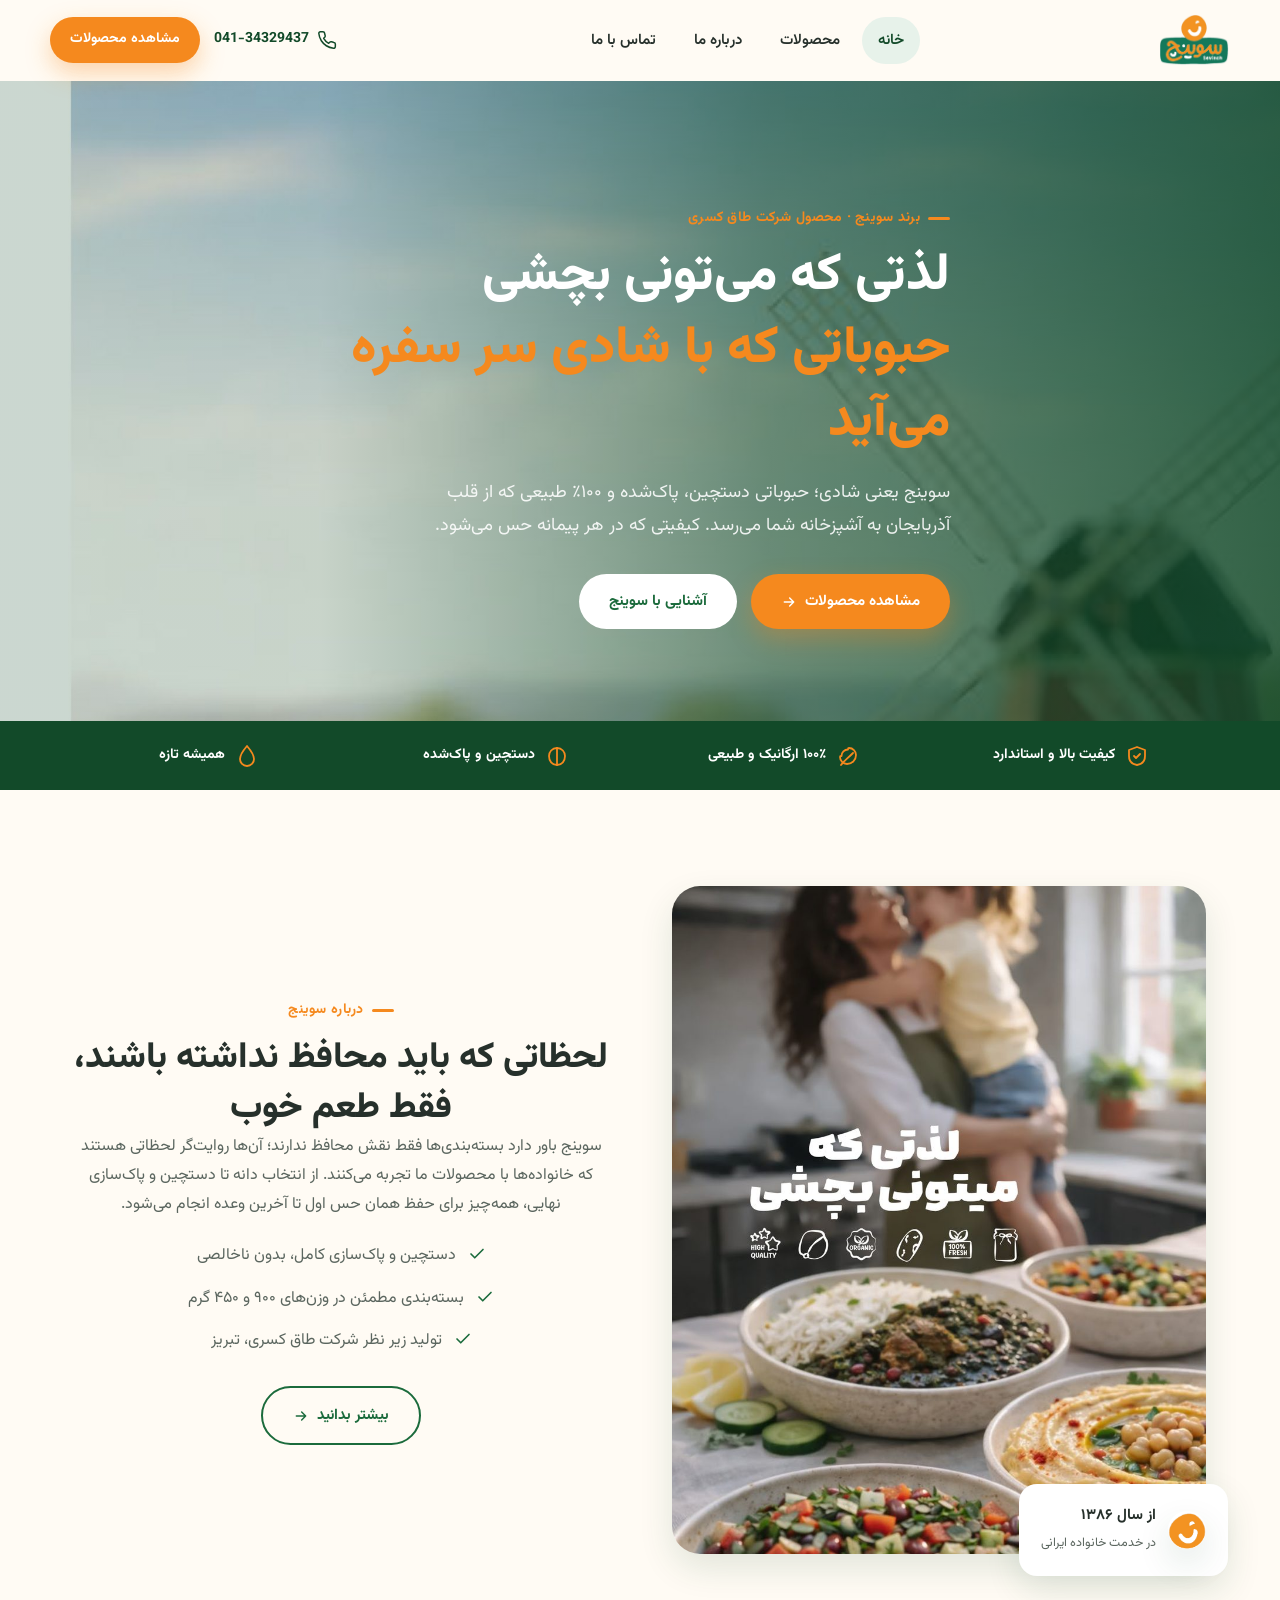
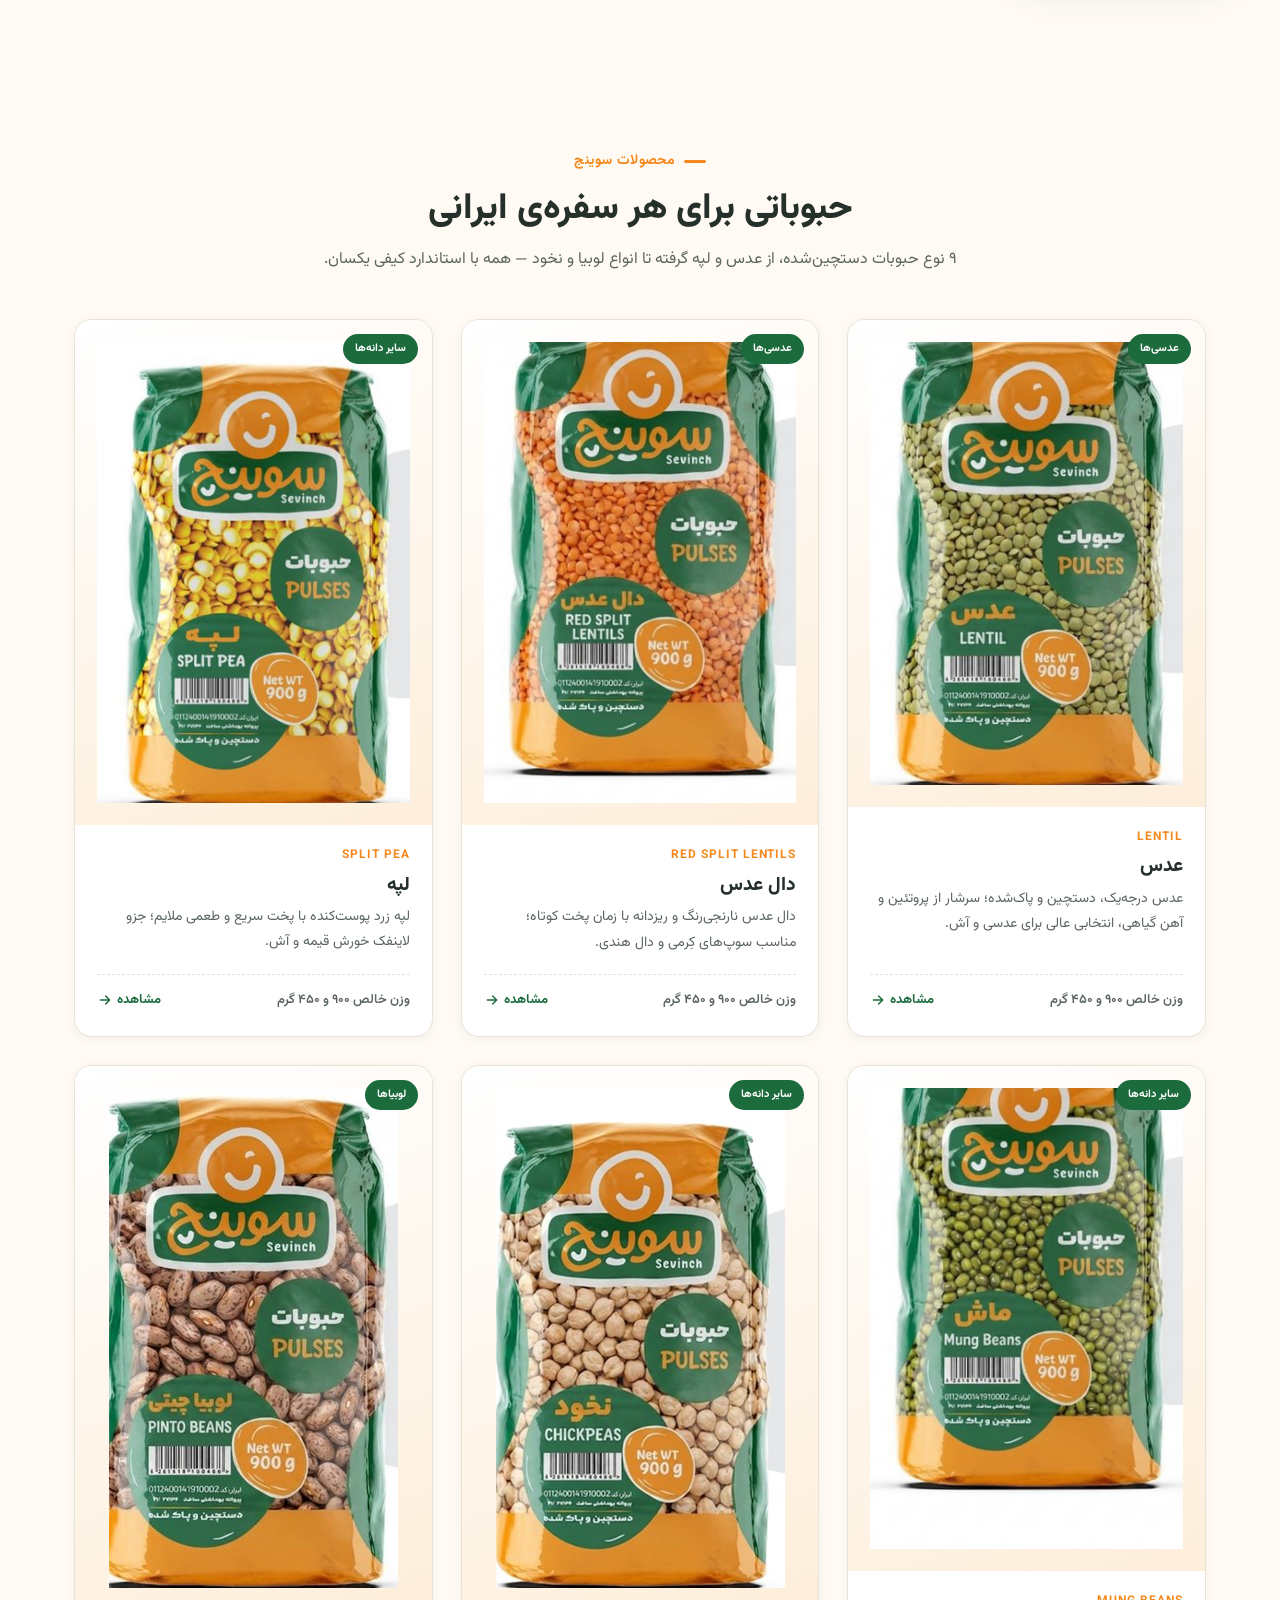
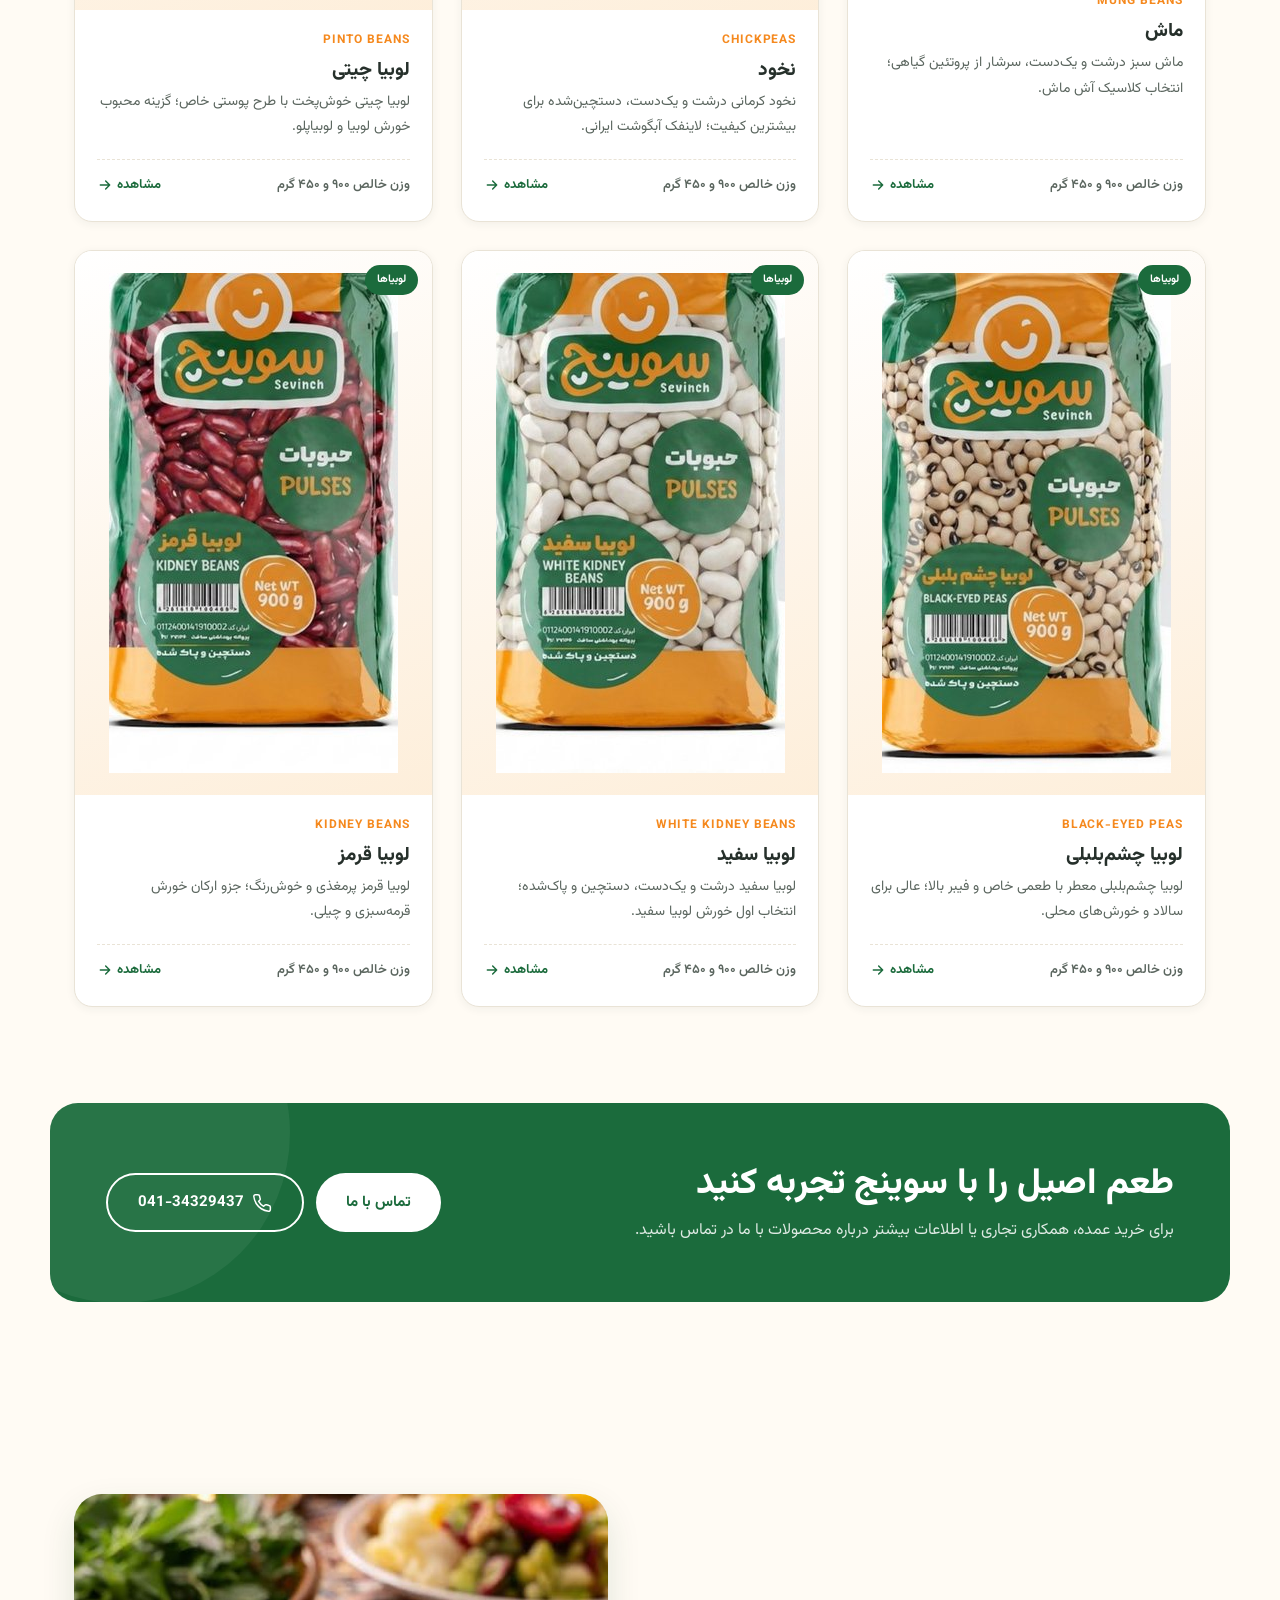
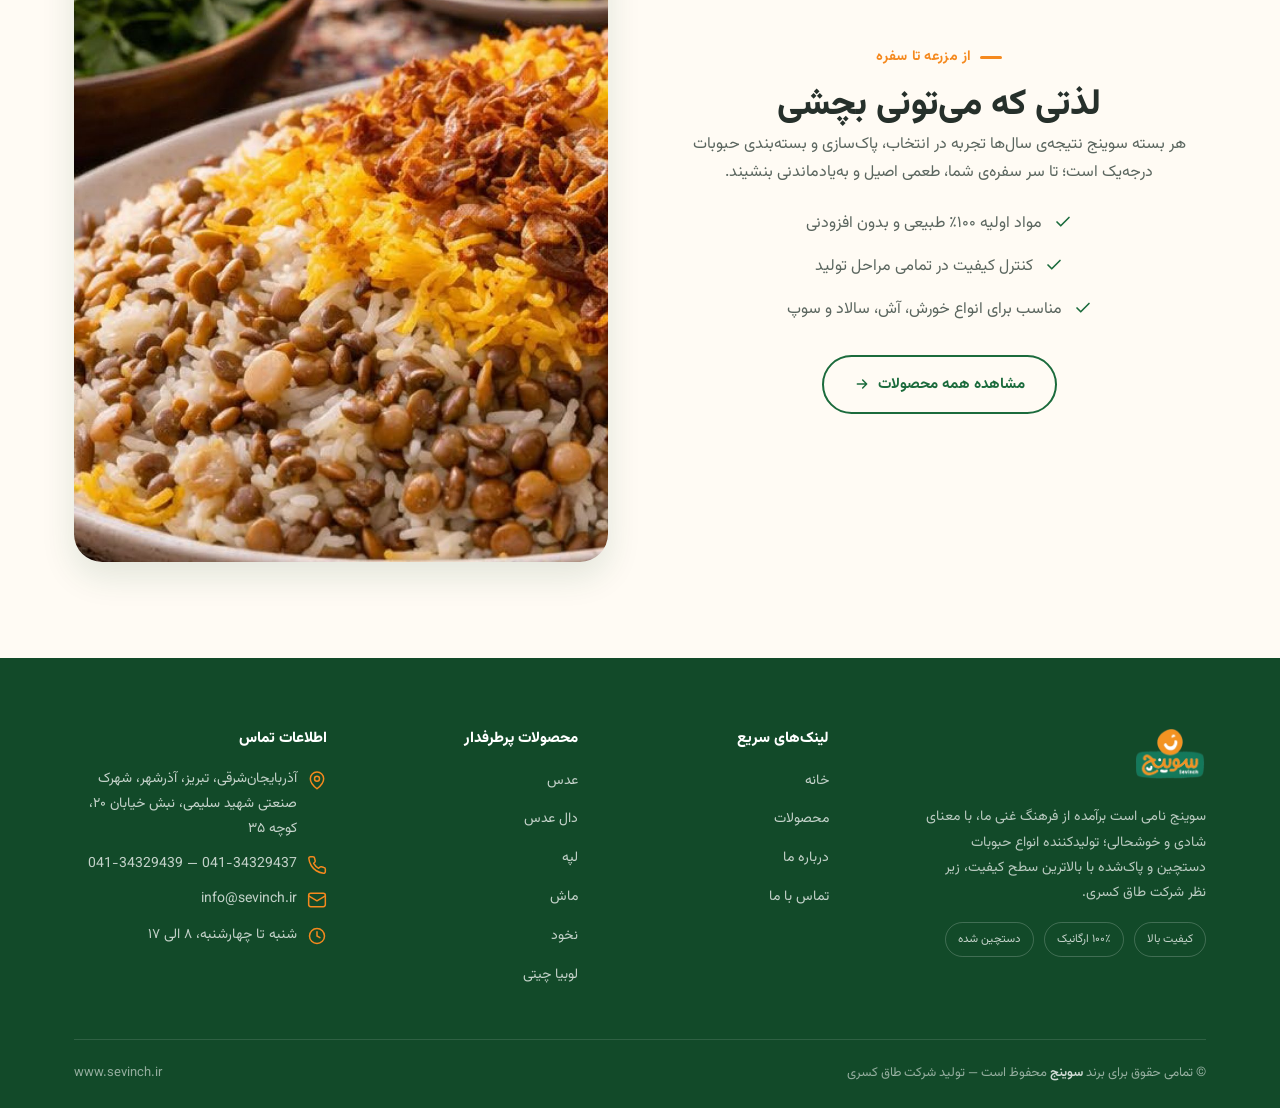
<file: sevinch-website/index.html>
<!DOCTYPE html>
<html lang="fa" dir="rtl">
<head>
<meta charset="UTF-8">
<meta name="viewport" content="width=device-width, initial-scale=1.0">
<title>سوینج | حبوبات دستچین و باکیفیت — Sevinch Pulses</title>
<meta name="description" content="سوینج، تولیدکننده انواع حبوبات دستچین و پاک‌شده با بالاترین کیفیت؛ عدس، لوبیا، نخود، لپه و ماش. لذتی که می‌تونی بچشی.">
<link rel="icon" type="image/png" href="assets/img/favicon.png">
<link rel="apple-touch-icon" href="assets/img/favicon.png">
<link rel="preconnect" href="https://fonts.googleapis.com">
<link rel="preconnect" href="https://fonts.gstatic.com" crossorigin>
<link href="https://fonts.googleapis.com/css2?family=Vazirmatn:wght@400;500;600;700;800;900&display=swap" rel="stylesheet">
<link rel="stylesheet" href="assets/css/style.css">
<noscript><style>.reveal{transform:none!important}</style></noscript>
</head>
<body class="">
<header class="site-header">
  <div class="container header-inner">
    <a href="index.html" class="logo">
      <img src="assets/img/logo.png" alt="سوینج Sevinch" class="logo-img">
    </a>
    <nav class="nav-links">
      <a href="index.html" class="active">خانه</a>
<a href="products.html" class="">محصولات</a>
<a href="about.html" class="">درباره ما</a>
<a href="contact.html" class="">تماس با ما</a>

    </nav>
    <div class="header-actions">
      <a class="header-phone" href="tel:041-34329437">
        <svg width="20" height="20" viewBox="0 0 24 24" fill="none" stroke="currentColor" stroke-width="1.8" stroke-linecap="round" stroke-linejoin="round"><path d="M22 16.9v3a2 2 0 0 1-2.2 2 19.8 19.8 0 0 1-8.6-3 19.5 19.5 0 0 1-6-6 19.8 19.8 0 0 1-3-8.7A2 2 0 0 1 4.1 2h3a2 2 0 0 1 2 1.7c.1 1 .4 2 .7 3a2 2 0 0 1-.5 2L8 10a16 16 0 0 0 6 6l1.3-1.3a2 2 0 0 1 2-.5c1 .3 2 .5 3 .7a2 2 0 0 1 1.7 2Z"/></svg>
        <span>041-34329437</span>
      </a>
      <a href="products.html" class="btn btn-primary btn-sm">مشاهده محصولات</a>
      <button class="burger" aria-label="منو"><span></span></button>
    </div>
  </div>
</header>

<section class="hero">
  <div class="hero-bg"><img src="assets/img/photos/hero-windmill.jpg" alt="مزرعه سوینج"></div>
  <div class="container hero-content">
    <span class="eyebrow">برند سوینج · محصول شرکت طاق کسری</span>
    <h1>لذتی که می‌تونی بچشی<br><em>حبوباتی که با شادی سر سفره می‌آید</em></h1>
    <p>سوینج یعنی شادی؛ حبوباتی دستچین، پاک‌شده و ۱۰۰٪ طبیعی که از قلب آذربایجان به آشپزخانه شما می‌رسد. کیفیتی که در هر پیمانه حس می‌شود.</p>
    <div class="hero-actions">
      <a href="products.html" class="btn btn-primary">مشاهده محصولات <svg width="16" height="16" viewBox="0 0 24 24" fill="none" stroke="currentColor" stroke-width="2.2" stroke-linecap="round" stroke-linejoin="round"><path d="M5 12h14M13 6l6 6-6 6"/></svg></a>
      <a href="about.html" class="btn btn-white">آشنایی با سوینج</a>
    </div>
  </div>
</section>

<div class="trust-strip"><div class="container">
<div class="trust-item"><svg width="24" height="24" viewBox="0 0 24 24" fill="none" stroke="currentColor" stroke-width="1.8" stroke-linecap="round" stroke-linejoin="round"><path d="M12 3 4 6v6c0 4.8 3.2 8.2 8 9 4.8-.8 8-4.2 8-9V6l-8-3Z"/><path d="m9 12 2 2 4-4"/></svg><span>کیفیت بالا و استاندارد</span></div>
<div class="trust-item"><svg width="24" height="24" viewBox="0 0 24 24" fill="none" stroke="currentColor" stroke-width="1.8" stroke-linecap="round" stroke-linejoin="round"><path d="M11 20A7 7 0 0 1 4 13a1 1 0 0 1 1-1h.5A6.5 6.5 0 0 1 12 5.5V5a1 1 0 0 1 1-1 7 7 0 0 1 7 7c0 5-4 9-9 9Z"/><path d="M5 21c3-4 6-6 12-12"/></svg><span>۱۰۰٪ ارگانیک و طبیعی</span></div>
<div class="trust-item"><svg width="24" height="24" viewBox="0 0 24 24" fill="none" stroke="currentColor" stroke-width="1.8" stroke-linecap="round" stroke-linejoin="round"><path d="M12 21C7 21 4 17 4 12c0-4 3-8 8-8 5 0 8 4 8 8 0 5-3 9-8 9Z"/><path d="M12 4v17"/></svg><span>دستچین و پاک‌شده</span></div>
<div class="trust-item"><svg width="24" height="24" viewBox="0 0 24 24" fill="none" stroke="currentColor" stroke-width="1.8" stroke-linecap="round" stroke-linejoin="round"><path d="M12 2s7 8.2 7 13a7 7 0 1 1-14 0c0-4.8 7-13 7-13Z"/></svg><span>همیشه تازه</span></div>
</div></div>


<section class="split">
  <div class="container split-grid">
    <div class="media reveal">
      <img src="assets/img/photos/lifestyle-mother-child.jpg" alt="لحظات خانوادگی با سوینج">
      <div class="media-badge">
        <img src="assets/img/logo-icon.png" alt="" style="width:38px;height:38px" aria-hidden="true">
        <div>
          <b style="display:block;font-size:15px">از سال ۱۳۸۶</b>
          <span style="font-size:12.5px;color:var(--ink-soft)">در خدمت خانواده ایرانی</span>
        </div>
      </div>
    </div>
    <div class="text reveal">
      <span class="eyebrow">درباره سوینج</span>
      <h2>لحظاتی که باید محافظ نداشته باشند، فقط طعم خوب</h2>
      <p>سوینج باور دارد بسته‌بندی‌ها فقط نقش محافظ ندارند؛ آن‌ها روایت‌گر لحظاتی هستند که خانواده‌ها با محصولات ما تجربه می‌کنند. از انتخاب دانه تا دستچین و پاک‌سازی نهایی، همه‌چیز برای حفظ همان حس اول تا آخرین وعده انجام می‌شود.</p>
      <ul class="text-list">
        <li><svg width="18" height="18" viewBox="0 0 24 24" fill="none" stroke="currentColor" stroke-width="2.2" stroke-linecap="round" stroke-linejoin="round"><path d="m20 6-11 11-5-5"/></svg><span>دستچین و پاک‌سازی کامل، بدون ناخالصی</span></li>
        <li><svg width="18" height="18" viewBox="0 0 24 24" fill="none" stroke="currentColor" stroke-width="2.2" stroke-linecap="round" stroke-linejoin="round"><path d="m20 6-11 11-5-5"/></svg><span>بسته‌بندی مطمئن در وزن‌های ۹۰۰ و ۴۵۰ گرم</span></li>
        <li><svg width="18" height="18" viewBox="0 0 24 24" fill="none" stroke="currentColor" stroke-width="2.2" stroke-linecap="round" stroke-linejoin="round"><path d="m20 6-11 11-5-5"/></svg><span>تولید زیر نظر شرکت طاق کسری، تبریز</span></li>
      </ul>
      <div style="margin-top:30px">
        <a href="about.html" class="btn btn-outline">بیشتر بدانید <svg width="16" height="16" viewBox="0 0 24 24" fill="none" stroke="currentColor" stroke-width="2.2" stroke-linecap="round" stroke-linejoin="round"><path d="M5 12h14M13 6l6 6-6 6"/></svg></a>
      </div>
    </div>
  </div>
</section>

<section class="products-section">
  <div class="container">
    <div class="section-head center reveal">
      <span class="eyebrow" style="margin-inline:auto">محصولات سوینج</span>
      <h2>حبوباتی برای هر سفره‌ی ایرانی</h2>
      <p>۹ نوع حبوبات دستچین‌شده، از عدس و لپه گرفته تا انواع لوبیا و نخود — همه با استاندارد کیفی یکسان.</p>
    </div>
    <div class="product-grid">
      <div class="product-card reveal" data-category="lentil">
  <a href="products/lentil.html" class="thumb">
    <span class="tag">عدسی‌ها</span>
    <img src="assets/img/products/lentil-thumb.jpg" alt="عدس سوینج">
  </a>
  <div class="body">
    <span class="en">Lentil</span>
    <h3><a href="products/lentil.html">عدس</a></h3>
    <p class="desc">عدس درجه‌یک، دستچین و پاک‌شده؛ سرشار از پروتئین و آهن گیاهی، انتخابی عالی برای عدسی و آش.</p>
    <div class="meta">
      <span class="weight">وزن خالص ۹۰۰ و ۴۵۰ گرم</span>
      <a href="products/lentil.html" class="more">مشاهده <svg width="16" height="16" viewBox="0 0 24 24" fill="none" stroke="currentColor" stroke-width="2.2" stroke-linecap="round" stroke-linejoin="round"><path d="M5 12h14M13 6l6 6-6 6"/></svg></a>
    </div>
  </div>
</div>
<div class="product-card reveal" data-category="lentil">
  <a href="products/red-split-lentil.html" class="thumb">
    <span class="tag">عدسی‌ها</span>
    <img src="assets/img/products/red-split-lentil-thumb.jpg" alt="دال عدس سوینج">
  </a>
  <div class="body">
    <span class="en">Red Split Lentils</span>
    <h3><a href="products/red-split-lentil.html">دال عدس</a></h3>
    <p class="desc">دال عدس نارنجی‌رنگ و ریزدانه با زمان پخت کوتاه؛ مناسب سوپ‌های کِرمی و دال هندی.</p>
    <div class="meta">
      <span class="weight">وزن خالص ۹۰۰ و ۴۵۰ گرم</span>
      <a href="products/red-split-lentil.html" class="more">مشاهده <svg width="16" height="16" viewBox="0 0 24 24" fill="none" stroke="currentColor" stroke-width="2.2" stroke-linecap="round" stroke-linejoin="round"><path d="M5 12h14M13 6l6 6-6 6"/></svg></a>
    </div>
  </div>
</div>
<div class="product-card reveal" data-category="other">
  <a href="products/split-pea.html" class="thumb">
    <span class="tag">سایر دانه‌ها</span>
    <img src="assets/img/products/split-pea-thumb.jpg" alt="لپه سوینج">
  </a>
  <div class="body">
    <span class="en">Split Pea</span>
    <h3><a href="products/split-pea.html">لپه</a></h3>
    <p class="desc">لپه زرد پوست‌کنده با پخت سریع و طعمی ملایم؛ جزو لاینفک خورش قیمه و آش.</p>
    <div class="meta">
      <span class="weight">وزن خالص ۹۰۰ و ۴۵۰ گرم</span>
      <a href="products/split-pea.html" class="more">مشاهده <svg width="16" height="16" viewBox="0 0 24 24" fill="none" stroke="currentColor" stroke-width="2.2" stroke-linecap="round" stroke-linejoin="round"><path d="M5 12h14M13 6l6 6-6 6"/></svg></a>
    </div>
  </div>
</div>
<div class="product-card reveal" data-category="other">
  <a href="products/mung-bean.html" class="thumb">
    <span class="tag">سایر دانه‌ها</span>
    <img src="assets/img/products/mung-bean-thumb.jpg" alt="ماش سوینج">
  </a>
  <div class="body">
    <span class="en">Mung Beans</span>
    <h3><a href="products/mung-bean.html">ماش</a></h3>
    <p class="desc">ماش سبز درشت و یک‌دست، سرشار از پروتئین گیاهی؛ انتخاب کلاسیک آش ماش.</p>
    <div class="meta">
      <span class="weight">وزن خالص ۹۰۰ و ۴۵۰ گرم</span>
      <a href="products/mung-bean.html" class="more">مشاهده <svg width="16" height="16" viewBox="0 0 24 24" fill="none" stroke="currentColor" stroke-width="2.2" stroke-linecap="round" stroke-linejoin="round"><path d="M5 12h14M13 6l6 6-6 6"/></svg></a>
    </div>
  </div>
</div>
<div class="product-card reveal" data-category="other">
  <a href="products/chickpea.html" class="thumb">
    <span class="tag">سایر دانه‌ها</span>
    <img src="assets/img/products/chickpea-thumb.jpg" alt="نخود سوینج">
  </a>
  <div class="body">
    <span class="en">Chickpeas</span>
    <h3><a href="products/chickpea.html">نخود</a></h3>
    <p class="desc">نخود کرمانی درشت و یک‌دست، دستچین‌شده برای بیشترین کیفیت؛ لاینفک آبگوشت ایرانی.</p>
    <div class="meta">
      <span class="weight">وزن خالص ۹۰۰ و ۴۵۰ گرم</span>
      <a href="products/chickpea.html" class="more">مشاهده <svg width="16" height="16" viewBox="0 0 24 24" fill="none" stroke="currentColor" stroke-width="2.2" stroke-linecap="round" stroke-linejoin="round"><path d="M5 12h14M13 6l6 6-6 6"/></svg></a>
    </div>
  </div>
</div>
<div class="product-card reveal" data-category="bean">
  <a href="products/pinto-bean.html" class="thumb">
    <span class="tag">لوبیاها</span>
    <img src="assets/img/products/pinto-bean-thumb.jpg" alt="لوبیا چیتی سوینج">
  </a>
  <div class="body">
    <span class="en">Pinto Beans</span>
    <h3><a href="products/pinto-bean.html">لوبیا چیتی</a></h3>
    <p class="desc">لوبیا چیتی خوش‌پخت با طرح پوستی خاص؛ گزینه محبوب خورش لوبیا و لوبیاپلو.</p>
    <div class="meta">
      <span class="weight">وزن خالص ۹۰۰ و ۴۵۰ گرم</span>
      <a href="products/pinto-bean.html" class="more">مشاهده <svg width="16" height="16" viewBox="0 0 24 24" fill="none" stroke="currentColor" stroke-width="2.2" stroke-linecap="round" stroke-linejoin="round"><path d="M5 12h14M13 6l6 6-6 6"/></svg></a>
    </div>
  </div>
</div>
<div class="product-card reveal" data-category="bean">
  <a href="products/black-eyed-pea.html" class="thumb">
    <span class="tag">لوبیاها</span>
    <img src="assets/img/products/black-eyed-pea-thumb.jpg" alt="لوبیا چشم‌بلبلی سوینج">
  </a>
  <div class="body">
    <span class="en">Black-Eyed Peas</span>
    <h3><a href="products/black-eyed-pea.html">لوبیا چشم‌بلبلی</a></h3>
    <p class="desc">لوبیا چشم‌بلبلی معطر با طعمی خاص و فیبر بالا؛ عالی برای سالاد و خورش‌های محلی.</p>
    <div class="meta">
      <span class="weight">وزن خالص ۹۰۰ و ۴۵۰ گرم</span>
      <a href="products/black-eyed-pea.html" class="more">مشاهده <svg width="16" height="16" viewBox="0 0 24 24" fill="none" stroke="currentColor" stroke-width="2.2" stroke-linecap="round" stroke-linejoin="round"><path d="M5 12h14M13 6l6 6-6 6"/></svg></a>
    </div>
  </div>
</div>
<div class="product-card reveal" data-category="bean">
  <a href="products/white-bean.html" class="thumb">
    <span class="tag">لوبیاها</span>
    <img src="assets/img/products/white-bean-thumb.jpg" alt="لوبیا سفید سوینج">
  </a>
  <div class="body">
    <span class="en">White Kidney Beans</span>
    <h3><a href="products/white-bean.html">لوبیا سفید</a></h3>
    <p class="desc">لوبیا سفید درشت و یک‌دست، دستچین و پاک‌شده؛ انتخاب اول خورش لوبیا سفید.</p>
    <div class="meta">
      <span class="weight">وزن خالص ۹۰۰ و ۴۵۰ گرم</span>
      <a href="products/white-bean.html" class="more">مشاهده <svg width="16" height="16" viewBox="0 0 24 24" fill="none" stroke="currentColor" stroke-width="2.2" stroke-linecap="round" stroke-linejoin="round"><path d="M5 12h14M13 6l6 6-6 6"/></svg></a>
    </div>
  </div>
</div>
<div class="product-card reveal" data-category="bean">
  <a href="products/kidney-bean.html" class="thumb">
    <span class="tag">لوبیاها</span>
    <img src="assets/img/products/kidney-bean-thumb.jpg" alt="لوبیا قرمز سوینج">
  </a>
  <div class="body">
    <span class="en">Kidney Beans</span>
    <h3><a href="products/kidney-bean.html">لوبیا قرمز</a></h3>
    <p class="desc">لوبیا قرمز پرمغذی و خوش‌رنگ؛ جزو ارکان خورش قرمه‌سبزی و چیلی.</p>
    <div class="meta">
      <span class="weight">وزن خالص ۹۰۰ و ۴۵۰ گرم</span>
      <a href="products/kidney-bean.html" class="more">مشاهده <svg width="16" height="16" viewBox="0 0 24 24" fill="none" stroke="currentColor" stroke-width="2.2" stroke-linecap="round" stroke-linejoin="round"><path d="M5 12h14M13 6l6 6-6 6"/></svg></a>
    </div>
  </div>
</div>

    </div>
  </div>
</section>

<section>
  <div class="cta-band reveal">
    <div>
      <h2>طعم اصیل را با سوینج تجربه کنید</h2>
      <p>برای خرید عمده، همکاری تجاری یا اطلاعات بیشتر درباره محصولات با ما در تماس باشید.</p>
    </div>
    <div class="actions">
      <a href="contact.html" class="btn btn-white">تماس با ما</a>
      <a href="tel:041-34329437" class="btn btn-outline" style="border-color:#fff;color:#fff"><svg width="20" height="20" viewBox="0 0 24 24" fill="none" stroke="currentColor" stroke-width="1.8" stroke-linecap="round" stroke-linejoin="round"><path d="M22 16.9v3a2 2 0 0 1-2.2 2 19.8 19.8 0 0 1-8.6-3 19.5 19.5 0 0 1-6-6 19.8 19.8 0 0 1-3-8.7A2 2 0 0 1 4.1 2h3a2 2 0 0 1 2 1.7c.1 1 .4 2 .7 3a2 2 0 0 1-.5 2L8 10a16 16 0 0 0 6 6l1.3-1.3a2 2 0 0 1 2-.5c1 .3 2 .5 3 .7a2 2 0 0 1 1.7 2Z"/></svg> 041-34329437</a>
    </div>
  </div>
</section>

<section class="split reverse">
  <div class="container split-grid">
    <div class="media reveal">
      <img src="assets/img/photos/thali-rice-platter.jpg" alt="سفره‌ای با محصولات سوینج">
    </div>
    <div class="text reveal">
      <span class="eyebrow">از مزرعه تا سفره</span>
      <h2>لذتی که می‌تونی بچشی</h2>
      <p>هر بسته سوینج نتیجه‌ی سال‌ها تجربه در انتخاب، پاک‌سازی و بسته‌بندی حبوبات درجه‌یک است؛ تا سر سفره‌ی شما، طعمی اصیل و به‌یادماندنی بنشیند.</p>
      <ul class="text-list">
        <li><svg width="18" height="18" viewBox="0 0 24 24" fill="none" stroke="currentColor" stroke-width="2.2" stroke-linecap="round" stroke-linejoin="round"><path d="m20 6-11 11-5-5"/></svg><span>مواد اولیه ۱۰۰٪ طبیعی و بدون افزودنی</span></li>
        <li><svg width="18" height="18" viewBox="0 0 24 24" fill="none" stroke="currentColor" stroke-width="2.2" stroke-linecap="round" stroke-linejoin="round"><path d="m20 6-11 11-5-5"/></svg><span>کنترل کیفیت در تمامی مراحل تولید</span></li>
        <li><svg width="18" height="18" viewBox="0 0 24 24" fill="none" stroke="currentColor" stroke-width="2.2" stroke-linecap="round" stroke-linejoin="round"><path d="m20 6-11 11-5-5"/></svg><span>مناسب برای انواع خورش، آش، سالاد و سوپ</span></li>
      </ul>
      <div style="margin-top:30px">
        <a href="products.html" class="btn btn-outline">مشاهده همه محصولات <svg width="16" height="16" viewBox="0 0 24 24" fill="none" stroke="currentColor" stroke-width="2.2" stroke-linecap="round" stroke-linejoin="round"><path d="M5 12h14M13 6l6 6-6 6"/></svg></a>
      </div>
    </div>
  </div>
</section>
<footer class="site-footer">
  <div class="container">
    <div class="footer-grid">
      <div>
        <a href="index.html" class="logo footer-logo">
      <img src="assets/img/logo.png" alt="سوینج Sevinch" class="logo-img">
    </a>
        <p>سوینج نامی است برآمده از فرهنگ غنی ما، با معنای شادی و خوشحالی؛ تولیدکننده انواع حبوبات دستچین و پاک‌شده با بالاترین سطح کیفیت، زیر نظر شرکت طاق کسری.</p>
        <div class="footer-badges">
          <span>کیفیت بالا</span>
          <span>۱۰۰٪ ارگانیک</span>
          <span>دستچین شده</span>
        </div>
      </div>
      <div>
        <h4>لینک‌های سریع</h4>
        <ul>
          <li><a href="index.html">خانه</a></li>
          <li><a href="products.html">محصولات</a></li>
          <li><a href="about.html">درباره ما</a></li>
          <li><a href="contact.html">تماس با ما</a></li>
        </ul>
      </div>
      <div>
        <h4>محصولات پرطرفدار</h4>
        <ul>
          <li><a href="products/lentil.html">عدس</a></li>
<li><a href="products/red-split-lentil.html">دال عدس</a></li>
<li><a href="products/split-pea.html">لپه</a></li>
<li><a href="products/mung-bean.html">ماش</a></li>
<li><a href="products/chickpea.html">نخود</a></li>
<li><a href="products/pinto-bean.html">لوبیا چیتی</a></li>

        </ul>
      </div>
      <div>
        <h4>اطلاعات تماس</h4>
        <ul class="footer-contact">
          <li><svg width="20" height="20" viewBox="0 0 24 24" fill="none" stroke="currentColor" stroke-width="1.8" stroke-linecap="round" stroke-linejoin="round"><path d="M20 10.5c0 6-8 12-8 12s-8-6-8-12a8 8 0 1 1 16 0Z"/><circle cx="12" cy="10.5" r="3"/></svg><span>آذربایجان‌شرقی، تبریز، آذرشهر، شهرک صنعتی شهید سلیمی، نبش خیابان ۲۰، کوچه ۳۵</span></li>
          <li><svg width="20" height="20" viewBox="0 0 24 24" fill="none" stroke="currentColor" stroke-width="1.8" stroke-linecap="round" stroke-linejoin="round"><path d="M22 16.9v3a2 2 0 0 1-2.2 2 19.8 19.8 0 0 1-8.6-3 19.5 19.5 0 0 1-6-6 19.8 19.8 0 0 1-3-8.7A2 2 0 0 1 4.1 2h3a2 2 0 0 1 2 1.7c.1 1 .4 2 .7 3a2 2 0 0 1-.5 2L8 10a16 16 0 0 0 6 6l1.3-1.3a2 2 0 0 1 2-.5c1 .3 2 .5 3 .7a2 2 0 0 1 1.7 2Z"/></svg><span>041-34329437 — 041-34329439</span></li>
          <li><svg width="20" height="20" viewBox="0 0 24 24" fill="none" stroke="currentColor" stroke-width="1.8" stroke-linecap="round" stroke-linejoin="round"><rect x="2" y="4" width="20" height="16" rx="2.5"/><path d="m2 7 10 6 10-6"/></svg><span>info@sevinch.ir</span></li>
          <li><svg width="20" height="20" viewBox="0 0 24 24" fill="none" stroke="currentColor" stroke-width="1.8" stroke-linecap="round" stroke-linejoin="round"><circle cx="12" cy="12" r="9"/><path d="M12 7v5l3.5 2"/></svg><span>شنبه تا چهارشنبه، ۸ الی ۱۷</span></li>
        </ul>
      </div>
    </div>
    <div class="footer-bottom">
      <span>© تمامی حقوق برای برند <a href="index.html">سوینج</a> محفوظ است — تولید شرکت طاق کسری</span>
      <span>www.sevinch.ir</span>
    </div>
  </div>
</footer>
<button class="back-to-top" aria-label="بازگشت به بالا"><svg width="20" height="20" viewBox="0 0 24 24" fill="none" stroke="currentColor" stroke-width="2.4" stroke-linecap="round" stroke-linejoin="round"><path d="M18 15l-6-6-6 6"/></svg></button>
<script src="assets/js/main.js"></script>
</body>
</html>
</file>
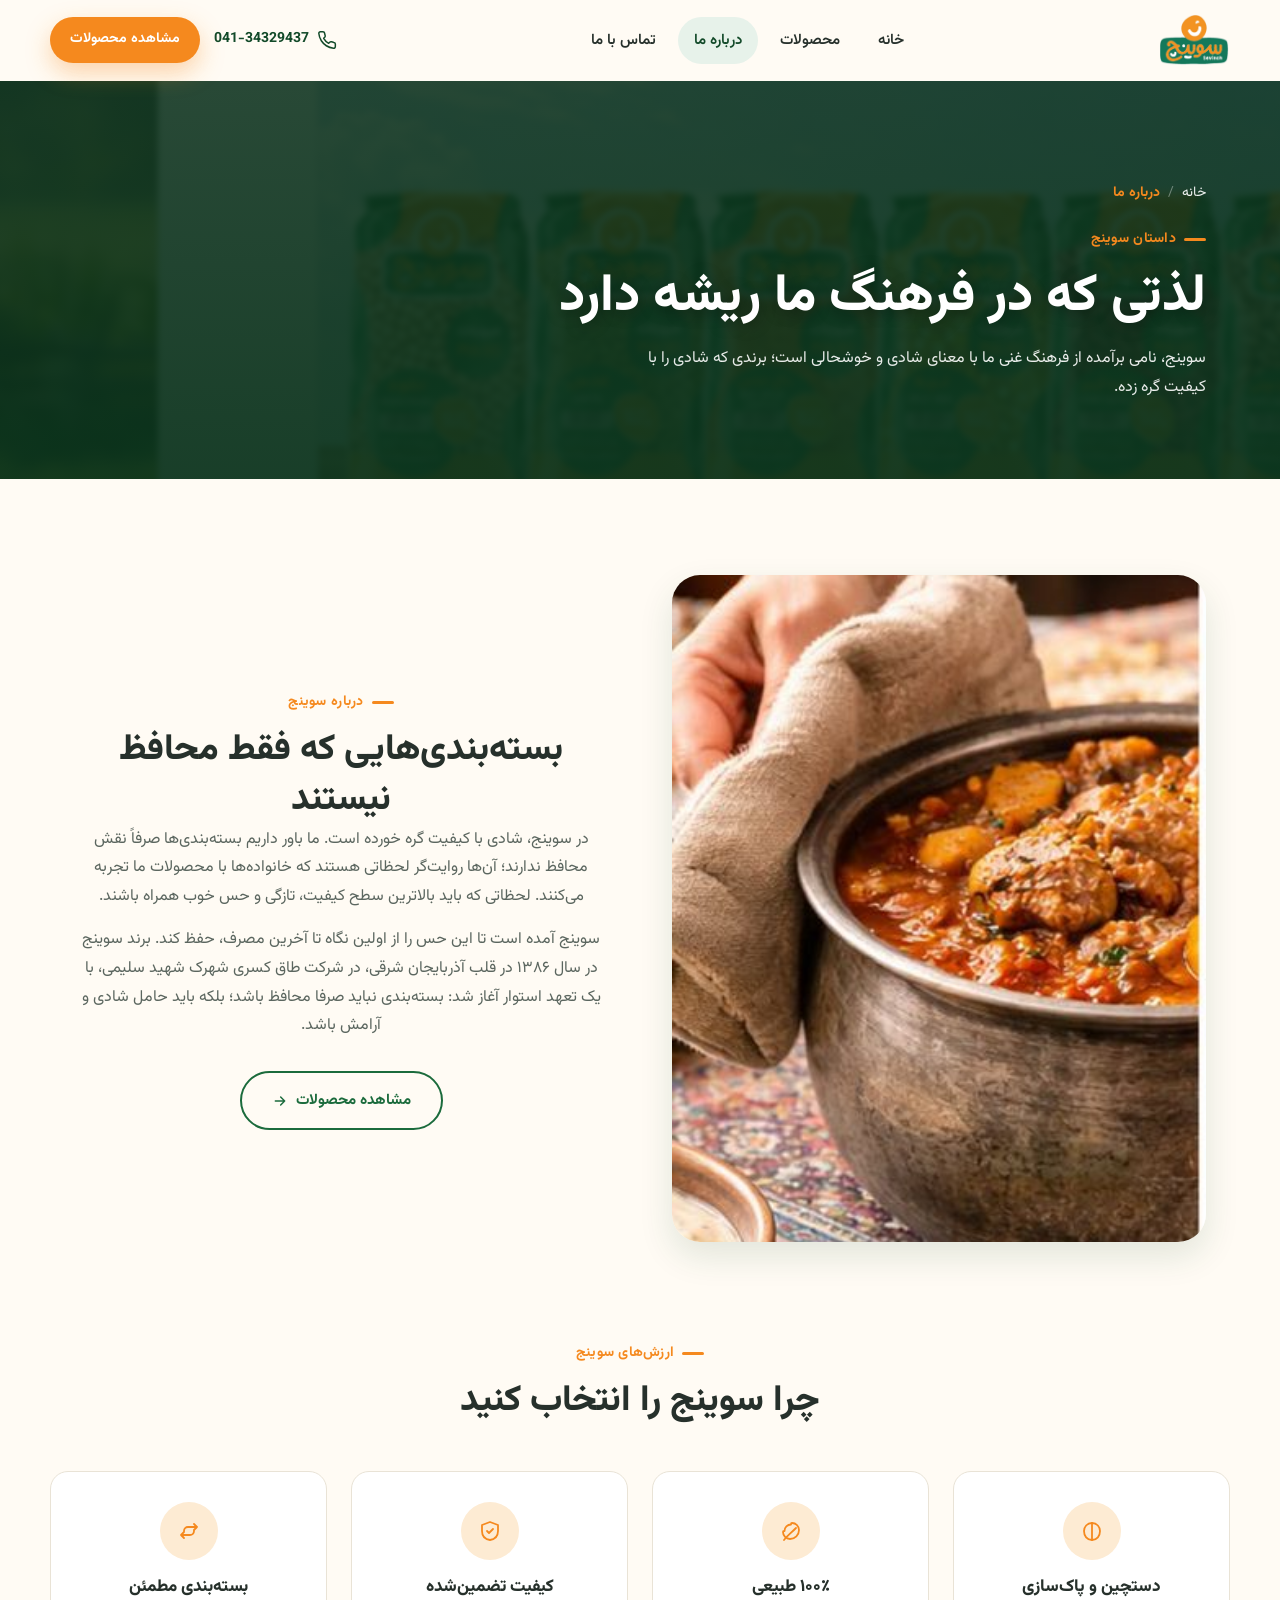
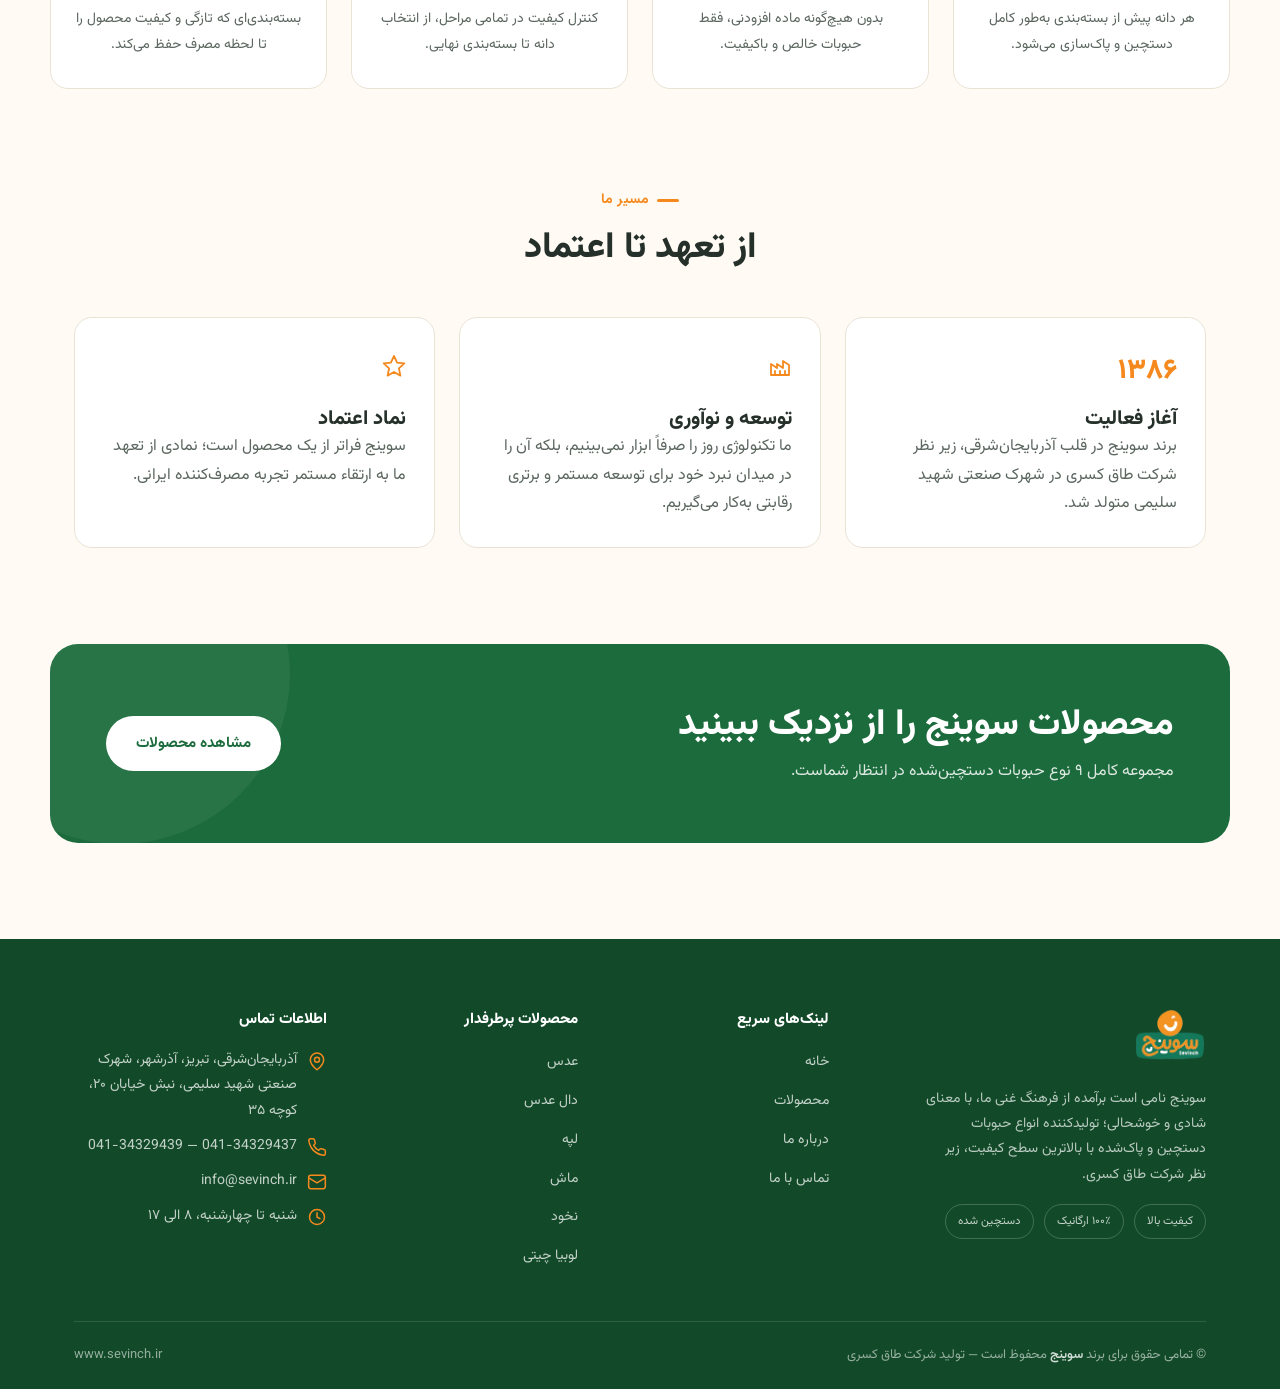
<file: sevinch-website/about.html>
<!DOCTYPE html>
<html lang="fa" dir="rtl">
<head>
<meta charset="UTF-8">
<meta name="viewport" content="width=device-width, initial-scale=1.0">
<title>درباره سوینج | Sevinch — داستان برند</title>
<meta name="description" content="سوینج به معنای شادی؛ برندی از شرکت طاق کسری، تولیدکننده انواع حبوبات دستچین با بالاترین استاندارد کیفیت از سال ۱۳۸۶.">
<link rel="icon" type="image/png" href="assets/img/favicon.png">
<link rel="apple-touch-icon" href="assets/img/favicon.png">
<link rel="preconnect" href="https://fonts.googleapis.com">
<link rel="preconnect" href="https://fonts.gstatic.com" crossorigin>
<link href="https://fonts.googleapis.com/css2?family=Vazirmatn:wght@400;500;600;700;800;900&display=swap" rel="stylesheet">
<link rel="stylesheet" href="assets/css/style.css">
<noscript><style>.reveal{transform:none!important}</style></noscript>
</head>
<body class="">
<header class="site-header">
  <div class="container header-inner">
    <a href="index.html" class="logo">
      <img src="assets/img/logo.png" alt="سوینج Sevinch" class="logo-img">
    </a>
    <nav class="nav-links">
      <a href="index.html" class="">خانه</a>
<a href="products.html" class="">محصولات</a>
<a href="about.html" class="active">درباره ما</a>
<a href="contact.html" class="">تماس با ما</a>

    </nav>
    <div class="header-actions">
      <a class="header-phone" href="tel:041-34329437">
        <svg width="20" height="20" viewBox="0 0 24 24" fill="none" stroke="currentColor" stroke-width="1.8" stroke-linecap="round" stroke-linejoin="round"><path d="M22 16.9v3a2 2 0 0 1-2.2 2 19.8 19.8 0 0 1-8.6-3 19.5 19.5 0 0 1-6-6 19.8 19.8 0 0 1-3-8.7A2 2 0 0 1 4.1 2h3a2 2 0 0 1 2 1.7c.1 1 .4 2 .7 3a2 2 0 0 1-.5 2L8 10a16 16 0 0 0 6 6l1.3-1.3a2 2 0 0 1 2-.5c1 .3 2 .5 3 .7a2 2 0 0 1 1.7 2Z"/></svg>
        <span>041-34329437</span>
      </a>
      <a href="products.html" class="btn btn-primary btn-sm">مشاهده محصولات</a>
      <button class="burger" aria-label="منو"><span></span></button>
    </div>
  </div>
</header>
<section class="page-hero">
  <div class="page-hero-bg"><img src="assets/img/photos/product-lineup.jpg" alt=""></div>
  <div class="container page-hero-content">
    <div class="breadcrumb"><a href="index.html">خانه</a><span class="sep">/</span><span class="current">درباره ما</span></div>
    <span class="eyebrow">داستان سوینج</span>
    <h1>لذتی که در فرهنگ ما ریشه دارد</h1>
    <p>سوینج، نامی برآمده از فرهنگ غنی ما با معنای شادی و خوشحالی است؛ برندی که شادی را با کیفیت گره زده.</p>
  </div>
</section>

<section class="split">
  <div class="container split-grid">
    <div class="media reveal">
      <img src="assets/img/photos/lifestyle-serving.jpg" alt="سفره ایرانی با محصولات سوینج">
    </div>
    <div class="text reveal">
      <span class="eyebrow">درباره سوینج</span>
      <h2>بسته‌بندی‌هایی که فقط محافظ نیستند</h2>
      <p>در سوینج، شادی با کیفیت گره خورده است. ما باور داریم بسته‌بندی‌ها صرفاً نقش محافظ ندارند؛ آن‌ها روایت‌گر لحظاتی هستند که خانواده‌ها با محصولات ما تجربه می‌کنند. لحظاتی که باید بالاترین سطح کیفیت، تازگی و حس خوب همراه باشند.</p>
      <p style="margin-top:14px">سوینج آمده است تا این حس را از اولین نگاه تا آخرین مصرف، حفظ کند. برند سوینج در سال ۱۳۸۶ در قلب آذربایجان شرقی، در شرکت طاق کسری شهرک شهید سلیمی، با یک تعهد استوار آغاز شد: بسته‌بندی نباید صرفا محافظ باشد؛ بلکه باید حامل شادی و آرامش باشد.</p>
      <div style="margin-top:30px">
        <a href="products.html" class="btn btn-outline">مشاهده محصولات <svg width="16" height="16" viewBox="0 0 24 24" fill="none" stroke="currentColor" stroke-width="2.2" stroke-linecap="round" stroke-linejoin="round"><path d="M5 12h14M13 6l6 6-6 6"/></svg></a>
      </div>
    </div>
  </div>
</section>

<section>
  <div class="container">
    <div class="section-head center reveal">
      <span class="eyebrow" style="margin-inline:auto">ارزش‌های سوینج</span>
      <h2>چرا سوینج را انتخاب کنید</h2>
    </div>
  </div>
  <div class="container values-grid">
    <div class="value-card reveal"><div class="ic"><svg width="24" height="24" viewBox="0 0 24 24" fill="none" stroke="currentColor" stroke-width="1.8" stroke-linecap="round" stroke-linejoin="round"><path d="M12 21C7 21 4 17 4 12c0-4 3-8 8-8 5 0 8 4 8 8 0 5-3 9-8 9Z"/><path d="M12 4v17"/></svg></div><h3>دستچین و پاک‌سازی</h3><p>هر دانه پیش از بسته‌بندی به‌طور کامل دستچین و پاک‌سازی می‌شود.</p></div>
    <div class="value-card reveal"><div class="ic"><svg width="24" height="24" viewBox="0 0 24 24" fill="none" stroke="currentColor" stroke-width="1.8" stroke-linecap="round" stroke-linejoin="round"><path d="M11 20A7 7 0 0 1 4 13a1 1 0 0 1 1-1h.5A6.5 6.5 0 0 1 12 5.5V5a1 1 0 0 1 1-1 7 7 0 0 1 7 7c0 5-4 9-9 9Z"/><path d="M5 21c3-4 6-6 12-12"/></svg></div><h3>۱۰۰٪ طبیعی</h3><p>بدون هیچ‌گونه ماده افزودنی، فقط حبوبات خالص و باکیفیت.</p></div>
    <div class="value-card reveal"><div class="ic"><svg width="24" height="24" viewBox="0 0 24 24" fill="none" stroke="currentColor" stroke-width="1.8" stroke-linecap="round" stroke-linejoin="round"><path d="M12 3 4 6v6c0 4.8 3.2 8.2 8 9 4.8-.8 8-4.2 8-9V6l-8-3Z"/><path d="m9 12 2 2 4-4"/></svg></div><h3>کیفیت تضمین‌شده</h3><p>کنترل کیفیت در تمامی مراحل، از انتخاب دانه تا بسته‌بندی نهایی.</p></div>
    <div class="value-card reveal"><div class="ic"><svg width="24" height="24" viewBox="0 0 24 24" fill="none" stroke="currentColor" stroke-width="1.8" stroke-linecap="round" stroke-linejoin="round"><path d="m7 19-3-3 3-3M4 16h9a4 4 0 0 0 4-4"/><path d="m17 5 3 3-3 3M20 8h-9a4 4 0 0 0-4 4"/></svg></div><h3>بسته‌بندی مطمئن</h3><p>بسته‌بندی‌ای که تازگی و کیفیت محصول را تا لحظه مصرف حفظ می‌کند.</p></div>
  </div>
</section>

<section>
  <div class="container">
    <div class="section-head center reveal">
      <span class="eyebrow" style="margin-inline:auto">مسیر ما</span>
      <h2>از تعهد تا اعتماد</h2>
    </div>
  </div>
  <div class="container timeline">
    <div class="tl-card reveal"><div class="num">۱۳۸۶</div><h3>آغاز فعالیت</h3><p>برند سوینج در قلب آذربایجان‌شرقی، زیر نظر شرکت طاق کسری در شهرک صنعتی شهید سلیمی متولد شد.</p></div>
    <div class="tl-card reveal"><div class="num"><svg width="24" height="24" viewBox="0 0 24 24" fill="none" stroke="currentColor" stroke-width="1.8" stroke-linecap="round" stroke-linejoin="round"><path d="M3 21V10l6 4v-4l6 4V7l6 4v10H3Z"/><path d="M7 21v-4M12 21v-4M17 21v-4"/></svg></div><h3>توسعه و نوآوری</h3><p>ما تکنولوژی روز را صرفاً ابزار نمی‌بینیم، بلکه آن را در میدان نبرد خود برای توسعه مستمر و برتری رقابتی به‌کار می‌گیریم.</p></div>
    <div class="tl-card reveal"><div class="num"><svg width="24" height="24" viewBox="0 0 24 24" fill="none" stroke="currentColor" stroke-width="1.8" stroke-linecap="round" stroke-linejoin="round"><path d="m12 2 3.1 6.6 7.2.8-5.4 5 1.5 7.2-6.4-3.6-6.4 3.6 1.5-7.2-5.4-5 7.2-.8L12 2Z"/></svg></div><h3>نماد اعتماد</h3><p>سوینج فراتر از یک محصول است؛ نمادی از تعهد ما به ارتقاء مستمر تجربه مصرف‌کننده ایرانی.</p></div>
  </div>
</section>

<section>
  <div class="cta-band reveal">
    <div>
      <h2>محصولات سوینج را از نزدیک ببینید</h2>
      <p>مجموعه کامل ۹ نوع حبوبات دستچین‌شده در انتظار شماست.</p>
    </div>
    <div class="actions">
      <a href="products.html" class="btn btn-white">مشاهده محصولات</a>
    </div>
  </div>
</section>
<footer class="site-footer">
  <div class="container">
    <div class="footer-grid">
      <div>
        <a href="index.html" class="logo footer-logo">
      <img src="assets/img/logo.png" alt="سوینج Sevinch" class="logo-img">
    </a>
        <p>سوینج نامی است برآمده از فرهنگ غنی ما، با معنای شادی و خوشحالی؛ تولیدکننده انواع حبوبات دستچین و پاک‌شده با بالاترین سطح کیفیت، زیر نظر شرکت طاق کسری.</p>
        <div class="footer-badges">
          <span>کیفیت بالا</span>
          <span>۱۰۰٪ ارگانیک</span>
          <span>دستچین شده</span>
        </div>
      </div>
      <div>
        <h4>لینک‌های سریع</h4>
        <ul>
          <li><a href="index.html">خانه</a></li>
          <li><a href="products.html">محصولات</a></li>
          <li><a href="about.html">درباره ما</a></li>
          <li><a href="contact.html">تماس با ما</a></li>
        </ul>
      </div>
      <div>
        <h4>محصولات پرطرفدار</h4>
        <ul>
          <li><a href="products/lentil.html">عدس</a></li>
<li><a href="products/red-split-lentil.html">دال عدس</a></li>
<li><a href="products/split-pea.html">لپه</a></li>
<li><a href="products/mung-bean.html">ماش</a></li>
<li><a href="products/chickpea.html">نخود</a></li>
<li><a href="products/pinto-bean.html">لوبیا چیتی</a></li>

        </ul>
      </div>
      <div>
        <h4>اطلاعات تماس</h4>
        <ul class="footer-contact">
          <li><svg width="20" height="20" viewBox="0 0 24 24" fill="none" stroke="currentColor" stroke-width="1.8" stroke-linecap="round" stroke-linejoin="round"><path d="M20 10.5c0 6-8 12-8 12s-8-6-8-12a8 8 0 1 1 16 0Z"/><circle cx="12" cy="10.5" r="3"/></svg><span>آذربایجان‌شرقی، تبریز، آذرشهر، شهرک صنعتی شهید سلیمی، نبش خیابان ۲۰، کوچه ۳۵</span></li>
          <li><svg width="20" height="20" viewBox="0 0 24 24" fill="none" stroke="currentColor" stroke-width="1.8" stroke-linecap="round" stroke-linejoin="round"><path d="M22 16.9v3a2 2 0 0 1-2.2 2 19.8 19.8 0 0 1-8.6-3 19.5 19.5 0 0 1-6-6 19.8 19.8 0 0 1-3-8.7A2 2 0 0 1 4.1 2h3a2 2 0 0 1 2 1.7c.1 1 .4 2 .7 3a2 2 0 0 1-.5 2L8 10a16 16 0 0 0 6 6l1.3-1.3a2 2 0 0 1 2-.5c1 .3 2 .5 3 .7a2 2 0 0 1 1.7 2Z"/></svg><span>041-34329437 — 041-34329439</span></li>
          <li><svg width="20" height="20" viewBox="0 0 24 24" fill="none" stroke="currentColor" stroke-width="1.8" stroke-linecap="round" stroke-linejoin="round"><rect x="2" y="4" width="20" height="16" rx="2.5"/><path d="m2 7 10 6 10-6"/></svg><span>info@sevinch.ir</span></li>
          <li><svg width="20" height="20" viewBox="0 0 24 24" fill="none" stroke="currentColor" stroke-width="1.8" stroke-linecap="round" stroke-linejoin="round"><circle cx="12" cy="12" r="9"/><path d="M12 7v5l3.5 2"/></svg><span>شنبه تا چهارشنبه، ۸ الی ۱۷</span></li>
        </ul>
      </div>
    </div>
    <div class="footer-bottom">
      <span>© تمامی حقوق برای برند <a href="index.html">سوینج</a> محفوظ است — تولید شرکت طاق کسری</span>
      <span>www.sevinch.ir</span>
    </div>
  </div>
</footer>
<button class="back-to-top" aria-label="بازگشت به بالا"><svg width="20" height="20" viewBox="0 0 24 24" fill="none" stroke="currentColor" stroke-width="2.4" stroke-linecap="round" stroke-linejoin="round"><path d="M18 15l-6-6-6 6"/></svg></button>
<script src="assets/js/main.js"></script>
</body>
</html>
</file>
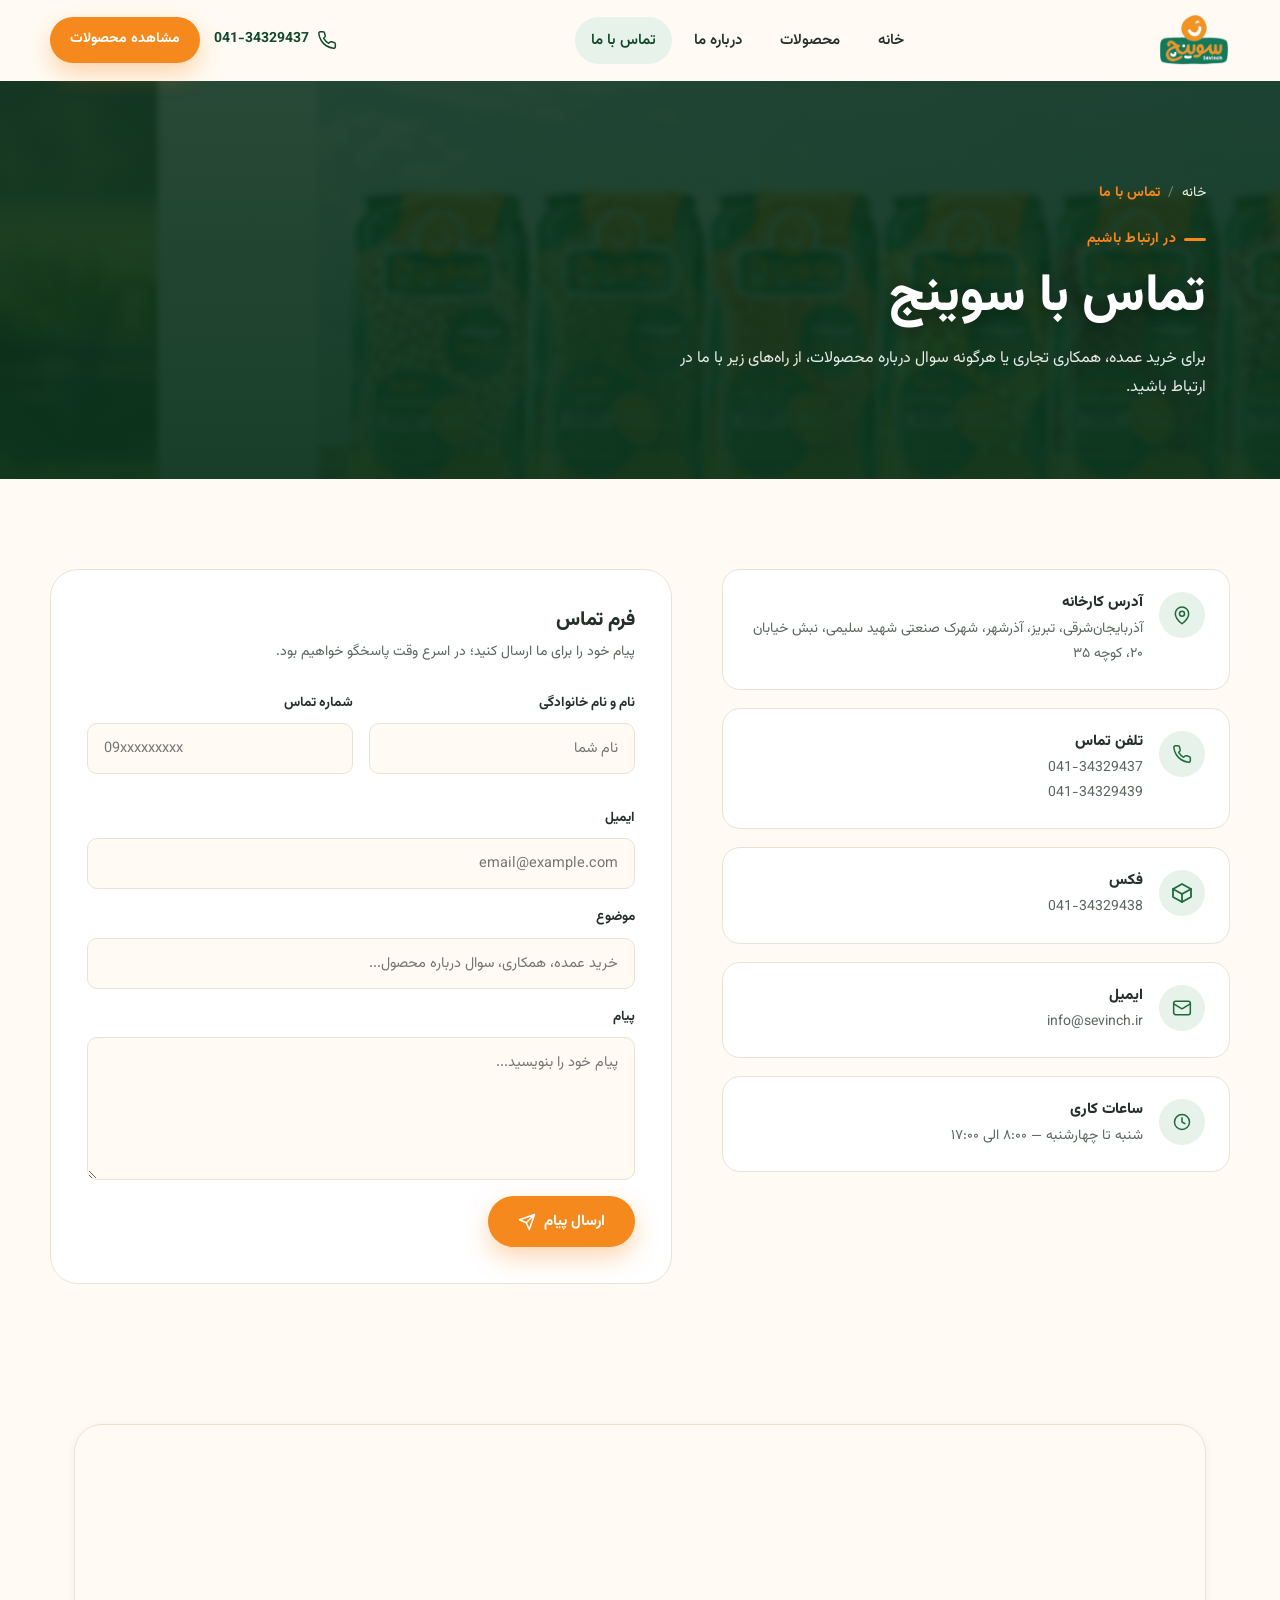
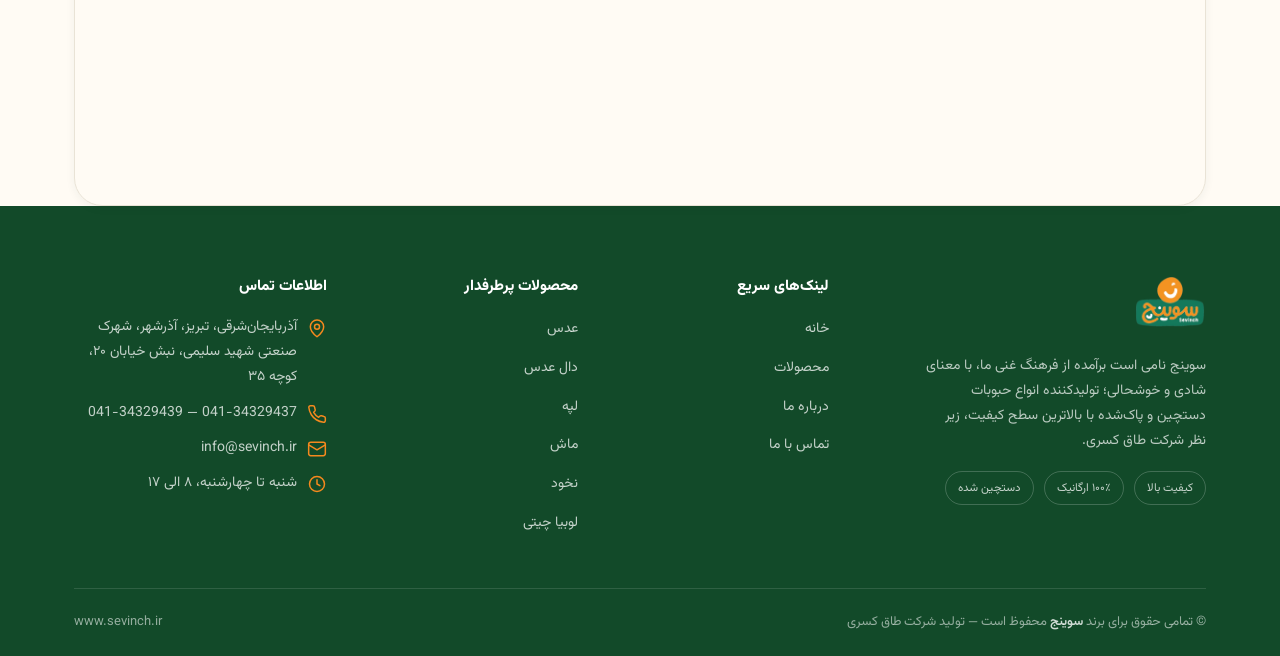
<file: sevinch-website/contact.html>
<!DOCTYPE html>
<html lang="fa" dir="rtl">
<head>
<meta charset="UTF-8">
<meta name="viewport" content="width=device-width, initial-scale=1.0">
<title>تماس با سوینج | Sevinch Contact</title>
<meta name="description" content="راه‌های تماس با سوینج — آذربایجان‌شرقی، تبریز، آذرشهر، شهرک صنعتی شهید سلیمی، نبش خیابان ۲۰، کوچه ۳۵ | تلفن: 041-34329437">
<link rel="icon" type="image/png" href="assets/img/favicon.png">
<link rel="apple-touch-icon" href="assets/img/favicon.png">
<link rel="preconnect" href="https://fonts.googleapis.com">
<link rel="preconnect" href="https://fonts.gstatic.com" crossorigin>
<link href="https://fonts.googleapis.com/css2?family=Vazirmatn:wght@400;500;600;700;800;900&display=swap" rel="stylesheet">
<link rel="stylesheet" href="assets/css/style.css">
<noscript><style>.reveal{transform:none!important}</style></noscript>
</head>
<body class="">
<header class="site-header">
  <div class="container header-inner">
    <a href="index.html" class="logo">
      <img src="assets/img/logo.png" alt="سوینج Sevinch" class="logo-img">
    </a>
    <nav class="nav-links">
      <a href="index.html" class="">خانه</a>
<a href="products.html" class="">محصولات</a>
<a href="about.html" class="">درباره ما</a>
<a href="contact.html" class="active">تماس با ما</a>

    </nav>
    <div class="header-actions">
      <a class="header-phone" href="tel:041-34329437">
        <svg width="20" height="20" viewBox="0 0 24 24" fill="none" stroke="currentColor" stroke-width="1.8" stroke-linecap="round" stroke-linejoin="round"><path d="M22 16.9v3a2 2 0 0 1-2.2 2 19.8 19.8 0 0 1-8.6-3 19.5 19.5 0 0 1-6-6 19.8 19.8 0 0 1-3-8.7A2 2 0 0 1 4.1 2h3a2 2 0 0 1 2 1.7c.1 1 .4 2 .7 3a2 2 0 0 1-.5 2L8 10a16 16 0 0 0 6 6l1.3-1.3a2 2 0 0 1 2-.5c1 .3 2 .5 3 .7a2 2 0 0 1 1.7 2Z"/></svg>
        <span>041-34329437</span>
      </a>
      <a href="products.html" class="btn btn-primary btn-sm">مشاهده محصولات</a>
      <button class="burger" aria-label="منو"><span></span></button>
    </div>
  </div>
</header>
<section class="page-hero">
  <div class="page-hero-bg"><img src="assets/img/photos/product-lineup.jpg" alt=""></div>
  <div class="container page-hero-content">
    <div class="breadcrumb"><a href="index.html">خانه</a><span class="sep">/</span><span class="current">تماس با ما</span></div>
    <span class="eyebrow">در ارتباط باشیم</span>
    <h1>تماس با سوینج</h1>
    <p>برای خرید عمده، همکاری تجاری یا هرگونه سوال درباره محصولات، از راه‌های زیر با ما در ارتباط باشید.</p>
  </div>
</section>

<section>
  <div class="container contact-wrap">
    <div class="contact-cards">
      <div class="contact-card reveal">
        <div class="ic"><svg width="20" height="20" viewBox="0 0 24 24" fill="none" stroke="currentColor" stroke-width="1.8" stroke-linecap="round" stroke-linejoin="round"><path d="M20 10.5c0 6-8 12-8 12s-8-6-8-12a8 8 0 1 1 16 0Z"/><circle cx="12" cy="10.5" r="3"/></svg></div>
        <div><h4>آدرس کارخانه</h4><p>آذربایجان‌شرقی، تبریز، آذرشهر، شهرک صنعتی شهید سلیمی، نبش خیابان ۲۰، کوچه ۳۵</p></div>
      </div>
      <div class="contact-card reveal">
        <div class="ic"><svg width="20" height="20" viewBox="0 0 24 24" fill="none" stroke="currentColor" stroke-width="1.8" stroke-linecap="round" stroke-linejoin="round"><path d="M22 16.9v3a2 2 0 0 1-2.2 2 19.8 19.8 0 0 1-8.6-3 19.5 19.5 0 0 1-6-6 19.8 19.8 0 0 1-3-8.7A2 2 0 0 1 4.1 2h3a2 2 0 0 1 2 1.7c.1 1 .4 2 .7 3a2 2 0 0 1-.5 2L8 10a16 16 0 0 0 6 6l1.3-1.3a2 2 0 0 1 2-.5c1 .3 2 .5 3 .7a2 2 0 0 1 1.7 2Z"/></svg></div>
        <div>
          <h4>تلفن تماس</h4>
          <a href="tel:041-34329437">041-34329437</a>
          <a href="tel:041-34329439">041-34329439</a>
        </div>
      </div>
      <div class="contact-card reveal">
        <div class="ic"><svg width="24" height="24" viewBox="0 0 24 24" fill="none" stroke="currentColor" stroke-width="1.8" stroke-linecap="round" stroke-linejoin="round"><path d="m21 8-9-5-9 5 9 5 9-5Z"/><path d="M3 8v8l9 5 9-5V8"/><path d="M12 13v8"/></svg></div>
        <div><h4>فکس</h4><p>041-34329438</p></div>
      </div>
      <div class="contact-card reveal">
        <div class="ic"><svg width="20" height="20" viewBox="0 0 24 24" fill="none" stroke="currentColor" stroke-width="1.8" stroke-linecap="round" stroke-linejoin="round"><rect x="2" y="4" width="20" height="16" rx="2.5"/><path d="m2 7 10 6 10-6"/></svg></div>
        <div><h4>ایمیل</h4><a href="mailto:info@sevinch.ir">info@sevinch.ir</a></div>
      </div>
      <div class="contact-card reveal">
        <div class="ic"><svg width="20" height="20" viewBox="0 0 24 24" fill="none" stroke="currentColor" stroke-width="1.8" stroke-linecap="round" stroke-linejoin="round"><circle cx="12" cy="12" r="9"/><path d="M12 7v5l3.5 2"/></svg></div>
        <div><h4>ساعات کاری</h4><p>شنبه تا چهارشنبه — ۸:۰۰ الی ۱۷:۰۰</p></div>
      </div>
    </div>

    <div class="contact-form reveal">
      <h3 style="margin-bottom:6px">فرم تماس</h3>
      <p style="margin-bottom:26px;font-size:14px">پیام خود را برای ما ارسال کنید؛ در اسرع وقت پاسخگو خواهیم بود.</p>
      <form>
        <div class="form-row">
          <div class="form-group"><label>نام و نام خانوادگی</label><input type="text" required placeholder="نام شما"></div>
          <div class="form-group"><label>شماره تماس</label><input type="tel" required placeholder="09xxxxxxxxx"></div>
        </div>
        <div class="form-group"><label>ایمیل</label><input type="email" placeholder="email@example.com"></div>
        <div class="form-group"><label>موضوع</label><input type="text" placeholder="خرید عمده، همکاری، سوال درباره محصول..."></div>
        <div class="form-group"><label>پیام</label><textarea rows="5" placeholder="پیام خود را بنویسید..."></textarea></div>
        <button type="submit" class="btn btn-primary">ارسال پیام <svg width="18" height="18" viewBox="0 0 24 24" fill="none" stroke="currentColor" stroke-width="2" stroke-linecap="round" stroke-linejoin="round"><path d="m22 2-11 11M22 2l-7 20-4-9-9-4 20-7Z"/></svg></button>
      </form>
    </div>
  </div>

  <div class="container">
    <div class="map-embed reveal">
      <iframe src="https://maps.google.com/maps?q=%D8%A2%D8%B0%D8%B1%D8%B4%D9%87%D8%B1%2C%20%D8%AA%D8%A8%D8%B1%DB%8C%D8%B2&t=&z=12&ie=UTF8&iwloc=&output=embed" loading="lazy" title="نقشه آدرس سوینج - آذرشهر، تبریز"></iframe>
    </div>
  </div>
</section>
<footer class="site-footer">
  <div class="container">
    <div class="footer-grid">
      <div>
        <a href="index.html" class="logo footer-logo">
      <img src="assets/img/logo.png" alt="سوینج Sevinch" class="logo-img">
    </a>
        <p>سوینج نامی است برآمده از فرهنگ غنی ما، با معنای شادی و خوشحالی؛ تولیدکننده انواع حبوبات دستچین و پاک‌شده با بالاترین سطح کیفیت، زیر نظر شرکت طاق کسری.</p>
        <div class="footer-badges">
          <span>کیفیت بالا</span>
          <span>۱۰۰٪ ارگانیک</span>
          <span>دستچین شده</span>
        </div>
      </div>
      <div>
        <h4>لینک‌های سریع</h4>
        <ul>
          <li><a href="index.html">خانه</a></li>
          <li><a href="products.html">محصولات</a></li>
          <li><a href="about.html">درباره ما</a></li>
          <li><a href="contact.html">تماس با ما</a></li>
        </ul>
      </div>
      <div>
        <h4>محصولات پرطرفدار</h4>
        <ul>
          <li><a href="products/lentil.html">عدس</a></li>
<li><a href="products/red-split-lentil.html">دال عدس</a></li>
<li><a href="products/split-pea.html">لپه</a></li>
<li><a href="products/mung-bean.html">ماش</a></li>
<li><a href="products/chickpea.html">نخود</a></li>
<li><a href="products/pinto-bean.html">لوبیا چیتی</a></li>

        </ul>
      </div>
      <div>
        <h4>اطلاعات تماس</h4>
        <ul class="footer-contact">
          <li><svg width="20" height="20" viewBox="0 0 24 24" fill="none" stroke="currentColor" stroke-width="1.8" stroke-linecap="round" stroke-linejoin="round"><path d="M20 10.5c0 6-8 12-8 12s-8-6-8-12a8 8 0 1 1 16 0Z"/><circle cx="12" cy="10.5" r="3"/></svg><span>آذربایجان‌شرقی، تبریز، آذرشهر، شهرک صنعتی شهید سلیمی، نبش خیابان ۲۰، کوچه ۳۵</span></li>
          <li><svg width="20" height="20" viewBox="0 0 24 24" fill="none" stroke="currentColor" stroke-width="1.8" stroke-linecap="round" stroke-linejoin="round"><path d="M22 16.9v3a2 2 0 0 1-2.2 2 19.8 19.8 0 0 1-8.6-3 19.5 19.5 0 0 1-6-6 19.8 19.8 0 0 1-3-8.7A2 2 0 0 1 4.1 2h3a2 2 0 0 1 2 1.7c.1 1 .4 2 .7 3a2 2 0 0 1-.5 2L8 10a16 16 0 0 0 6 6l1.3-1.3a2 2 0 0 1 2-.5c1 .3 2 .5 3 .7a2 2 0 0 1 1.7 2Z"/></svg><span>041-34329437 — 041-34329439</span></li>
          <li><svg width="20" height="20" viewBox="0 0 24 24" fill="none" stroke="currentColor" stroke-width="1.8" stroke-linecap="round" stroke-linejoin="round"><rect x="2" y="4" width="20" height="16" rx="2.5"/><path d="m2 7 10 6 10-6"/></svg><span>info@sevinch.ir</span></li>
          <li><svg width="20" height="20" viewBox="0 0 24 24" fill="none" stroke="currentColor" stroke-width="1.8" stroke-linecap="round" stroke-linejoin="round"><circle cx="12" cy="12" r="9"/><path d="M12 7v5l3.5 2"/></svg><span>شنبه تا چهارشنبه، ۸ الی ۱۷</span></li>
        </ul>
      </div>
    </div>
    <div class="footer-bottom">
      <span>© تمامی حقوق برای برند <a href="index.html">سوینج</a> محفوظ است — تولید شرکت طاق کسری</span>
      <span>www.sevinch.ir</span>
    </div>
  </div>
</footer>
<button class="back-to-top" aria-label="بازگشت به بالا"><svg width="20" height="20" viewBox="0 0 24 24" fill="none" stroke="currentColor" stroke-width="2.4" stroke-linecap="round" stroke-linejoin="round"><path d="M18 15l-6-6-6 6"/></svg></button>
<script src="assets/js/main.js"></script>
</body>
</html>
</file>
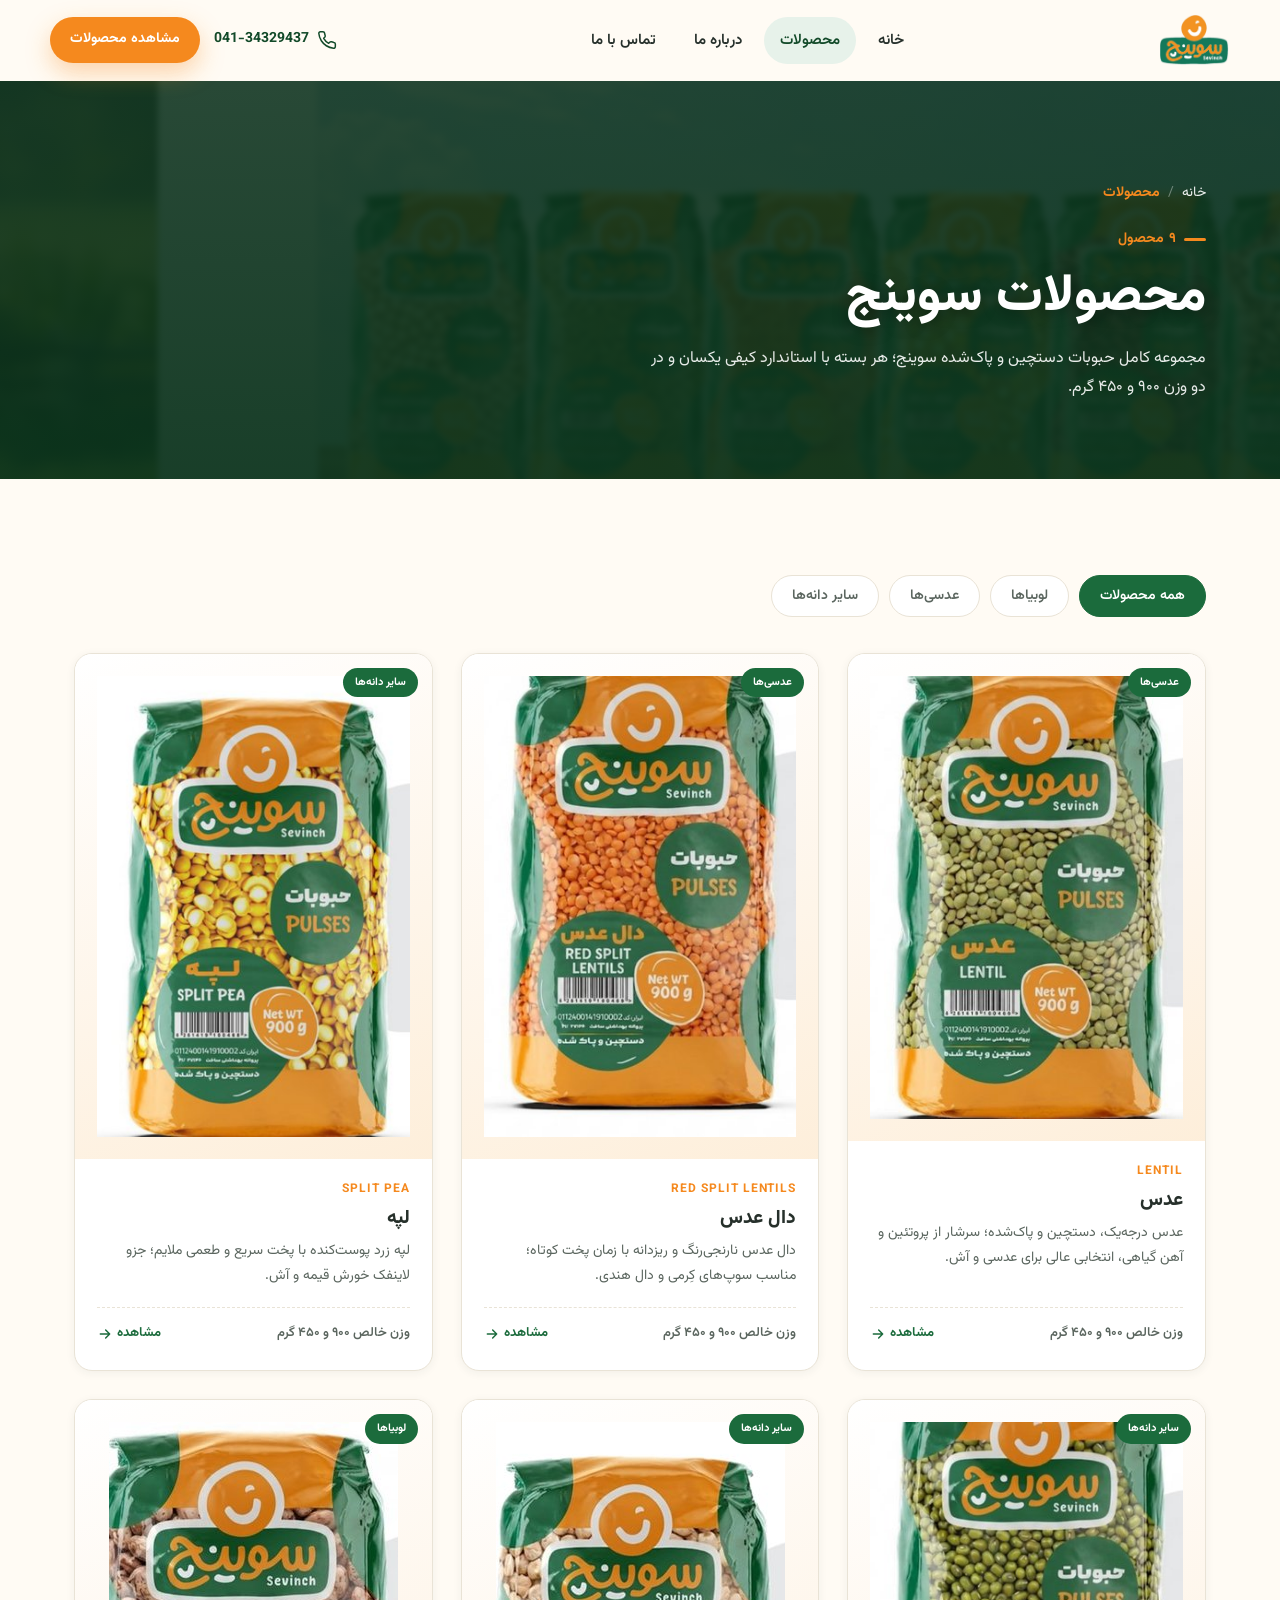
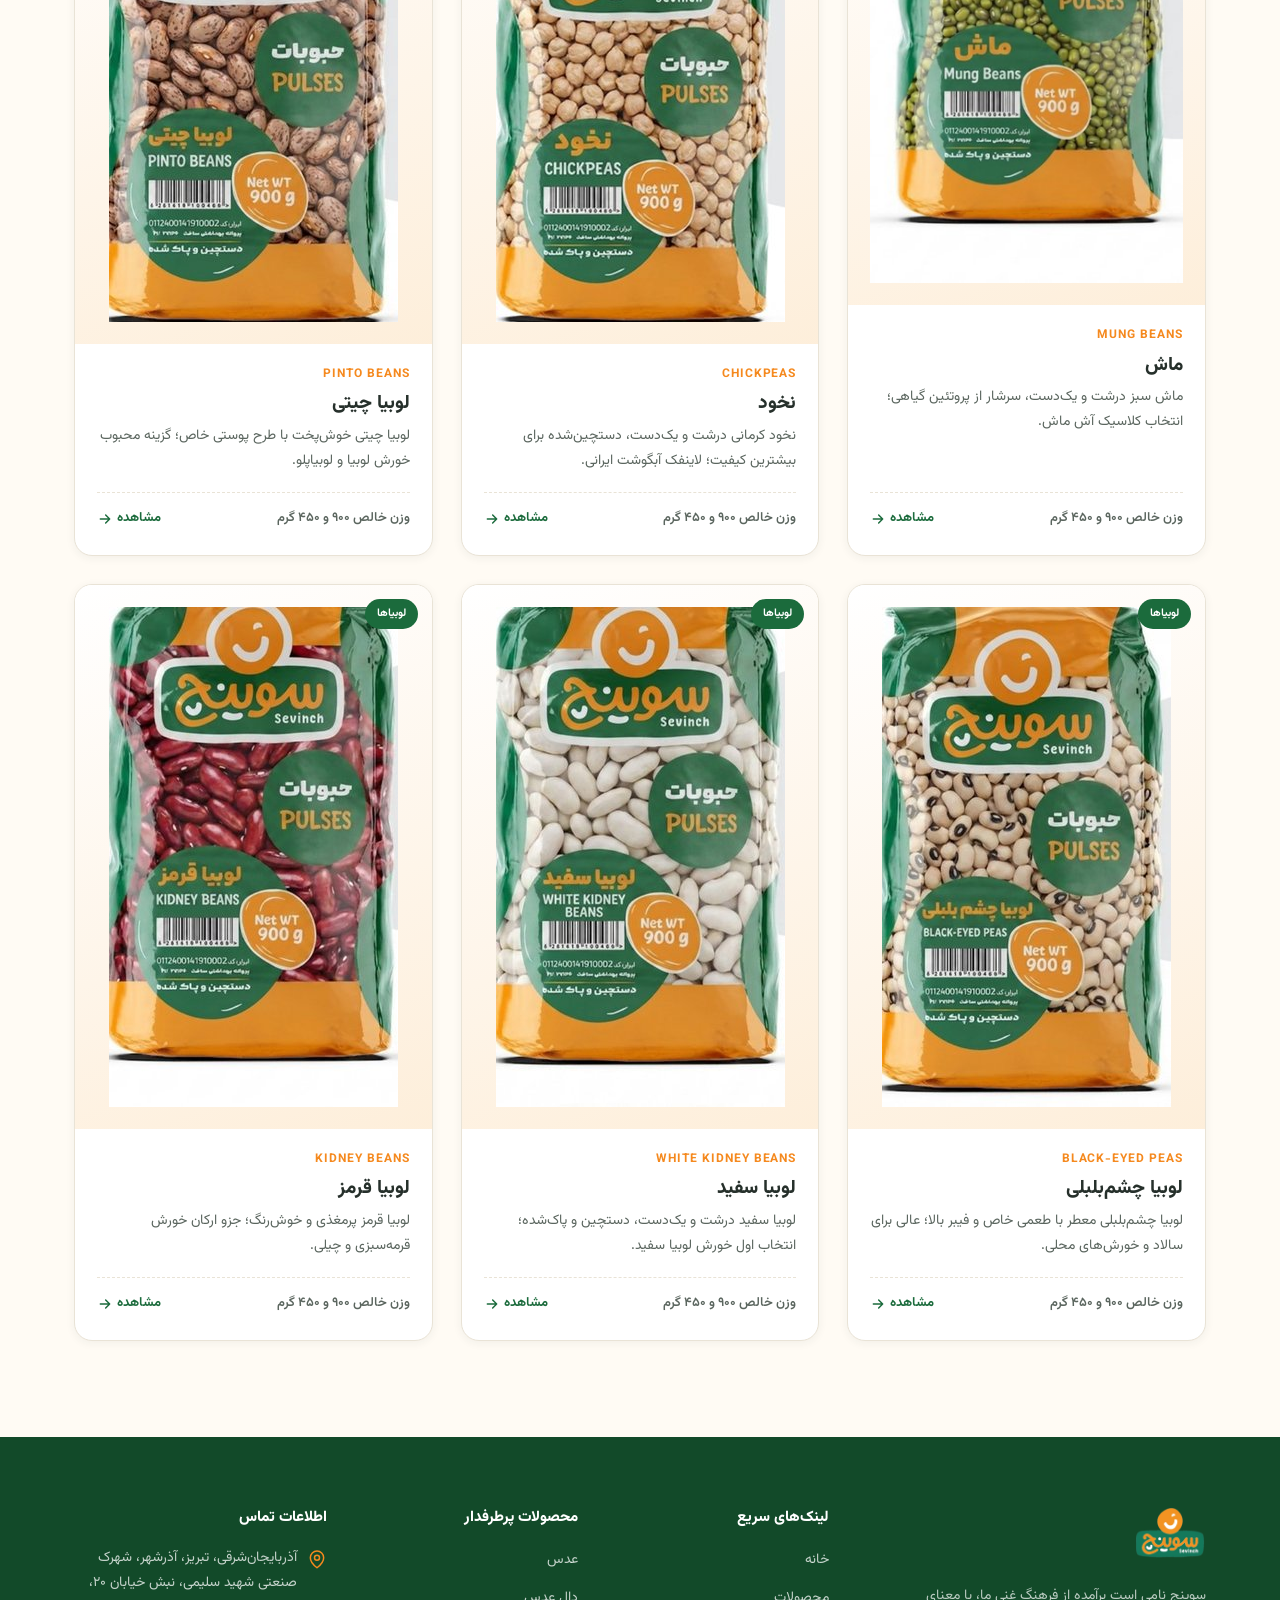
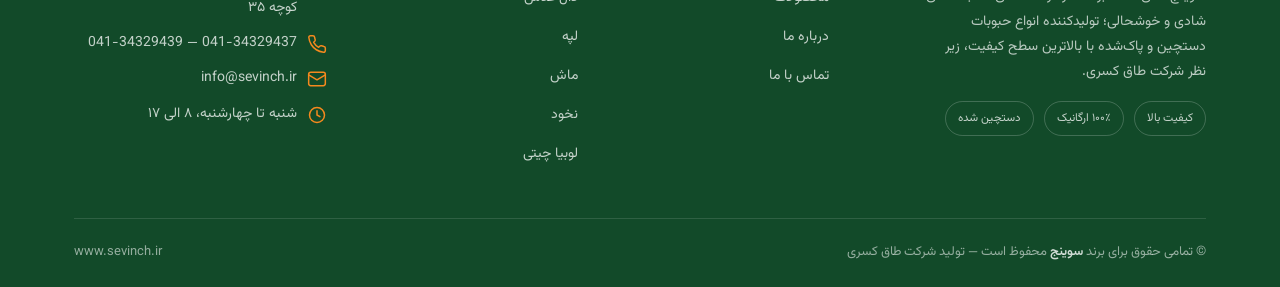
<file: sevinch-website/products.html>
<!DOCTYPE html>
<html lang="fa" dir="rtl">
<head>
<meta charset="UTF-8">
<meta name="viewport" content="width=device-width, initial-scale=1.0">
<title>محصولات سوینج | حبوبات دستچین — Sevinch Products</title>
<meta name="description" content="مشاهده کامل محصولات سوینج: عدس، دال عدس، لپه، ماش، نخود، لوبیا چیتی، لوبیا چشم‌بلبلی، لوبیا سفید و لوبیا قرمز.">
<link rel="icon" type="image/png" href="assets/img/favicon.png">
<link rel="apple-touch-icon" href="assets/img/favicon.png">
<link rel="preconnect" href="https://fonts.googleapis.com">
<link rel="preconnect" href="https://fonts.gstatic.com" crossorigin>
<link href="https://fonts.googleapis.com/css2?family=Vazirmatn:wght@400;500;600;700;800;900&display=swap" rel="stylesheet">
<link rel="stylesheet" href="assets/css/style.css">
<noscript><style>.reveal{transform:none!important}</style></noscript>
</head>
<body class="">
<header class="site-header">
  <div class="container header-inner">
    <a href="index.html" class="logo">
      <img src="assets/img/logo.png" alt="سوینج Sevinch" class="logo-img">
    </a>
    <nav class="nav-links">
      <a href="index.html" class="">خانه</a>
<a href="products.html" class="active">محصولات</a>
<a href="about.html" class="">درباره ما</a>
<a href="contact.html" class="">تماس با ما</a>

    </nav>
    <div class="header-actions">
      <a class="header-phone" href="tel:041-34329437">
        <svg width="20" height="20" viewBox="0 0 24 24" fill="none" stroke="currentColor" stroke-width="1.8" stroke-linecap="round" stroke-linejoin="round"><path d="M22 16.9v3a2 2 0 0 1-2.2 2 19.8 19.8 0 0 1-8.6-3 19.5 19.5 0 0 1-6-6 19.8 19.8 0 0 1-3-8.7A2 2 0 0 1 4.1 2h3a2 2 0 0 1 2 1.7c.1 1 .4 2 .7 3a2 2 0 0 1-.5 2L8 10a16 16 0 0 0 6 6l1.3-1.3a2 2 0 0 1 2-.5c1 .3 2 .5 3 .7a2 2 0 0 1 1.7 2Z"/></svg>
        <span>041-34329437</span>
      </a>
      <a href="products.html" class="btn btn-primary btn-sm">مشاهده محصولات</a>
      <button class="burger" aria-label="منو"><span></span></button>
    </div>
  </div>
</header>
<section class="page-hero">
  <div class="page-hero-bg"><img src="assets/img/photos/product-lineup.jpg" alt=""></div>
  <div class="container page-hero-content">
    <div class="breadcrumb"><a href="index.html">خانه</a><span class="sep">/</span><span class="current">محصولات</span></div>
    <span class="eyebrow">۹ محصول</span>
    <h1>محصولات سوینج</h1>
    <p>مجموعه کامل حبوبات دستچین و پاک‌شده سوینج؛ هر بسته با استاندارد کیفی یکسان و در دو وزن ۹۰۰ و ۴۵۰ گرم.</p>
  </div>
</section>

<section class="products-section">
  <div class="container">
    <div class="filter-row reveal">
      <button class="filter-btn active" data-filter="all">همه محصولات</button><button class="filter-btn" data-filter="bean">لوبیاها</button><button class="filter-btn" data-filter="lentil">عدسی‌ها</button><button class="filter-btn" data-filter="other">سایر دانه‌ها</button>
    </div>
    <div class="product-grid">
      <div class="product-card reveal" data-category="lentil">
  <a href="products/lentil.html" class="thumb">
    <span class="tag">عدسی‌ها</span>
    <img src="assets/img/products/lentil-thumb.jpg" alt="عدس سوینج">
  </a>
  <div class="body">
    <span class="en">Lentil</span>
    <h3><a href="products/lentil.html">عدس</a></h3>
    <p class="desc">عدس درجه‌یک، دستچین و پاک‌شده؛ سرشار از پروتئین و آهن گیاهی، انتخابی عالی برای عدسی و آش.</p>
    <div class="meta">
      <span class="weight">وزن خالص ۹۰۰ و ۴۵۰ گرم</span>
      <a href="products/lentil.html" class="more">مشاهده <svg width="16" height="16" viewBox="0 0 24 24" fill="none" stroke="currentColor" stroke-width="2.2" stroke-linecap="round" stroke-linejoin="round"><path d="M5 12h14M13 6l6 6-6 6"/></svg></a>
    </div>
  </div>
</div>
<div class="product-card reveal" data-category="lentil">
  <a href="products/red-split-lentil.html" class="thumb">
    <span class="tag">عدسی‌ها</span>
    <img src="assets/img/products/red-split-lentil-thumb.jpg" alt="دال عدس سوینج">
  </a>
  <div class="body">
    <span class="en">Red Split Lentils</span>
    <h3><a href="products/red-split-lentil.html">دال عدس</a></h3>
    <p class="desc">دال عدس نارنجی‌رنگ و ریزدانه با زمان پخت کوتاه؛ مناسب سوپ‌های کِرمی و دال هندی.</p>
    <div class="meta">
      <span class="weight">وزن خالص ۹۰۰ و ۴۵۰ گرم</span>
      <a href="products/red-split-lentil.html" class="more">مشاهده <svg width="16" height="16" viewBox="0 0 24 24" fill="none" stroke="currentColor" stroke-width="2.2" stroke-linecap="round" stroke-linejoin="round"><path d="M5 12h14M13 6l6 6-6 6"/></svg></a>
    </div>
  </div>
</div>
<div class="product-card reveal" data-category="other">
  <a href="products/split-pea.html" class="thumb">
    <span class="tag">سایر دانه‌ها</span>
    <img src="assets/img/products/split-pea-thumb.jpg" alt="لپه سوینج">
  </a>
  <div class="body">
    <span class="en">Split Pea</span>
    <h3><a href="products/split-pea.html">لپه</a></h3>
    <p class="desc">لپه زرد پوست‌کنده با پخت سریع و طعمی ملایم؛ جزو لاینفک خورش قیمه و آش.</p>
    <div class="meta">
      <span class="weight">وزن خالص ۹۰۰ و ۴۵۰ گرم</span>
      <a href="products/split-pea.html" class="more">مشاهده <svg width="16" height="16" viewBox="0 0 24 24" fill="none" stroke="currentColor" stroke-width="2.2" stroke-linecap="round" stroke-linejoin="round"><path d="M5 12h14M13 6l6 6-6 6"/></svg></a>
    </div>
  </div>
</div>
<div class="product-card reveal" data-category="other">
  <a href="products/mung-bean.html" class="thumb">
    <span class="tag">سایر دانه‌ها</span>
    <img src="assets/img/products/mung-bean-thumb.jpg" alt="ماش سوینج">
  </a>
  <div class="body">
    <span class="en">Mung Beans</span>
    <h3><a href="products/mung-bean.html">ماش</a></h3>
    <p class="desc">ماش سبز درشت و یک‌دست، سرشار از پروتئین گیاهی؛ انتخاب کلاسیک آش ماش.</p>
    <div class="meta">
      <span class="weight">وزن خالص ۹۰۰ و ۴۵۰ گرم</span>
      <a href="products/mung-bean.html" class="more">مشاهده <svg width="16" height="16" viewBox="0 0 24 24" fill="none" stroke="currentColor" stroke-width="2.2" stroke-linecap="round" stroke-linejoin="round"><path d="M5 12h14M13 6l6 6-6 6"/></svg></a>
    </div>
  </div>
</div>
<div class="product-card reveal" data-category="other">
  <a href="products/chickpea.html" class="thumb">
    <span class="tag">سایر دانه‌ها</span>
    <img src="assets/img/products/chickpea-thumb.jpg" alt="نخود سوینج">
  </a>
  <div class="body">
    <span class="en">Chickpeas</span>
    <h3><a href="products/chickpea.html">نخود</a></h3>
    <p class="desc">نخود کرمانی درشت و یک‌دست، دستچین‌شده برای بیشترین کیفیت؛ لاینفک آبگوشت ایرانی.</p>
    <div class="meta">
      <span class="weight">وزن خالص ۹۰۰ و ۴۵۰ گرم</span>
      <a href="products/chickpea.html" class="more">مشاهده <svg width="16" height="16" viewBox="0 0 24 24" fill="none" stroke="currentColor" stroke-width="2.2" stroke-linecap="round" stroke-linejoin="round"><path d="M5 12h14M13 6l6 6-6 6"/></svg></a>
    </div>
  </div>
</div>
<div class="product-card reveal" data-category="bean">
  <a href="products/pinto-bean.html" class="thumb">
    <span class="tag">لوبیاها</span>
    <img src="assets/img/products/pinto-bean-thumb.jpg" alt="لوبیا چیتی سوینج">
  </a>
  <div class="body">
    <span class="en">Pinto Beans</span>
    <h3><a href="products/pinto-bean.html">لوبیا چیتی</a></h3>
    <p class="desc">لوبیا چیتی خوش‌پخت با طرح پوستی خاص؛ گزینه محبوب خورش لوبیا و لوبیاپلو.</p>
    <div class="meta">
      <span class="weight">وزن خالص ۹۰۰ و ۴۵۰ گرم</span>
      <a href="products/pinto-bean.html" class="more">مشاهده <svg width="16" height="16" viewBox="0 0 24 24" fill="none" stroke="currentColor" stroke-width="2.2" stroke-linecap="round" stroke-linejoin="round"><path d="M5 12h14M13 6l6 6-6 6"/></svg></a>
    </div>
  </div>
</div>
<div class="product-card reveal" data-category="bean">
  <a href="products/black-eyed-pea.html" class="thumb">
    <span class="tag">لوبیاها</span>
    <img src="assets/img/products/black-eyed-pea-thumb.jpg" alt="لوبیا چشم‌بلبلی سوینج">
  </a>
  <div class="body">
    <span class="en">Black-Eyed Peas</span>
    <h3><a href="products/black-eyed-pea.html">لوبیا چشم‌بلبلی</a></h3>
    <p class="desc">لوبیا چشم‌بلبلی معطر با طعمی خاص و فیبر بالا؛ عالی برای سالاد و خورش‌های محلی.</p>
    <div class="meta">
      <span class="weight">وزن خالص ۹۰۰ و ۴۵۰ گرم</span>
      <a href="products/black-eyed-pea.html" class="more">مشاهده <svg width="16" height="16" viewBox="0 0 24 24" fill="none" stroke="currentColor" stroke-width="2.2" stroke-linecap="round" stroke-linejoin="round"><path d="M5 12h14M13 6l6 6-6 6"/></svg></a>
    </div>
  </div>
</div>
<div class="product-card reveal" data-category="bean">
  <a href="products/white-bean.html" class="thumb">
    <span class="tag">لوبیاها</span>
    <img src="assets/img/products/white-bean-thumb.jpg" alt="لوبیا سفید سوینج">
  </a>
  <div class="body">
    <span class="en">White Kidney Beans</span>
    <h3><a href="products/white-bean.html">لوبیا سفید</a></h3>
    <p class="desc">لوبیا سفید درشت و یک‌دست، دستچین و پاک‌شده؛ انتخاب اول خورش لوبیا سفید.</p>
    <div class="meta">
      <span class="weight">وزن خالص ۹۰۰ و ۴۵۰ گرم</span>
      <a href="products/white-bean.html" class="more">مشاهده <svg width="16" height="16" viewBox="0 0 24 24" fill="none" stroke="currentColor" stroke-width="2.2" stroke-linecap="round" stroke-linejoin="round"><path d="M5 12h14M13 6l6 6-6 6"/></svg></a>
    </div>
  </div>
</div>
<div class="product-card reveal" data-category="bean">
  <a href="products/kidney-bean.html" class="thumb">
    <span class="tag">لوبیاها</span>
    <img src="assets/img/products/kidney-bean-thumb.jpg" alt="لوبیا قرمز سوینج">
  </a>
  <div class="body">
    <span class="en">Kidney Beans</span>
    <h3><a href="products/kidney-bean.html">لوبیا قرمز</a></h3>
    <p class="desc">لوبیا قرمز پرمغذی و خوش‌رنگ؛ جزو ارکان خورش قرمه‌سبزی و چیلی.</p>
    <div class="meta">
      <span class="weight">وزن خالص ۹۰۰ و ۴۵۰ گرم</span>
      <a href="products/kidney-bean.html" class="more">مشاهده <svg width="16" height="16" viewBox="0 0 24 24" fill="none" stroke="currentColor" stroke-width="2.2" stroke-linecap="round" stroke-linejoin="round"><path d="M5 12h14M13 6l6 6-6 6"/></svg></a>
    </div>
  </div>
</div>

    </div>
  </div>
</section>
<footer class="site-footer">
  <div class="container">
    <div class="footer-grid">
      <div>
        <a href="index.html" class="logo footer-logo">
      <img src="assets/img/logo.png" alt="سوینج Sevinch" class="logo-img">
    </a>
        <p>سوینج نامی است برآمده از فرهنگ غنی ما، با معنای شادی و خوشحالی؛ تولیدکننده انواع حبوبات دستچین و پاک‌شده با بالاترین سطح کیفیت، زیر نظر شرکت طاق کسری.</p>
        <div class="footer-badges">
          <span>کیفیت بالا</span>
          <span>۱۰۰٪ ارگانیک</span>
          <span>دستچین شده</span>
        </div>
      </div>
      <div>
        <h4>لینک‌های سریع</h4>
        <ul>
          <li><a href="index.html">خانه</a></li>
          <li><a href="products.html">محصولات</a></li>
          <li><a href="about.html">درباره ما</a></li>
          <li><a href="contact.html">تماس با ما</a></li>
        </ul>
      </div>
      <div>
        <h4>محصولات پرطرفدار</h4>
        <ul>
          <li><a href="products/lentil.html">عدس</a></li>
<li><a href="products/red-split-lentil.html">دال عدس</a></li>
<li><a href="products/split-pea.html">لپه</a></li>
<li><a href="products/mung-bean.html">ماش</a></li>
<li><a href="products/chickpea.html">نخود</a></li>
<li><a href="products/pinto-bean.html">لوبیا چیتی</a></li>

        </ul>
      </div>
      <div>
        <h4>اطلاعات تماس</h4>
        <ul class="footer-contact">
          <li><svg width="20" height="20" viewBox="0 0 24 24" fill="none" stroke="currentColor" stroke-width="1.8" stroke-linecap="round" stroke-linejoin="round"><path d="M20 10.5c0 6-8 12-8 12s-8-6-8-12a8 8 0 1 1 16 0Z"/><circle cx="12" cy="10.5" r="3"/></svg><span>آذربایجان‌شرقی، تبریز، آذرشهر، شهرک صنعتی شهید سلیمی، نبش خیابان ۲۰، کوچه ۳۵</span></li>
          <li><svg width="20" height="20" viewBox="0 0 24 24" fill="none" stroke="currentColor" stroke-width="1.8" stroke-linecap="round" stroke-linejoin="round"><path d="M22 16.9v3a2 2 0 0 1-2.2 2 19.8 19.8 0 0 1-8.6-3 19.5 19.5 0 0 1-6-6 19.8 19.8 0 0 1-3-8.7A2 2 0 0 1 4.1 2h3a2 2 0 0 1 2 1.7c.1 1 .4 2 .7 3a2 2 0 0 1-.5 2L8 10a16 16 0 0 0 6 6l1.3-1.3a2 2 0 0 1 2-.5c1 .3 2 .5 3 .7a2 2 0 0 1 1.7 2Z"/></svg><span>041-34329437 — 041-34329439</span></li>
          <li><svg width="20" height="20" viewBox="0 0 24 24" fill="none" stroke="currentColor" stroke-width="1.8" stroke-linecap="round" stroke-linejoin="round"><rect x="2" y="4" width="20" height="16" rx="2.5"/><path d="m2 7 10 6 10-6"/></svg><span>info@sevinch.ir</span></li>
          <li><svg width="20" height="20" viewBox="0 0 24 24" fill="none" stroke="currentColor" stroke-width="1.8" stroke-linecap="round" stroke-linejoin="round"><circle cx="12" cy="12" r="9"/><path d="M12 7v5l3.5 2"/></svg><span>شنبه تا چهارشنبه، ۸ الی ۱۷</span></li>
        </ul>
      </div>
    </div>
    <div class="footer-bottom">
      <span>© تمامی حقوق برای برند <a href="index.html">سوینج</a> محفوظ است — تولید شرکت طاق کسری</span>
      <span>www.sevinch.ir</span>
    </div>
  </div>
</footer>
<button class="back-to-top" aria-label="بازگشت به بالا"><svg width="20" height="20" viewBox="0 0 24 24" fill="none" stroke="currentColor" stroke-width="2.4" stroke-linecap="round" stroke-linejoin="round"><path d="M18 15l-6-6-6 6"/></svg></button>
<script src="assets/js/main.js"></script>
</body>
</html>
</file>
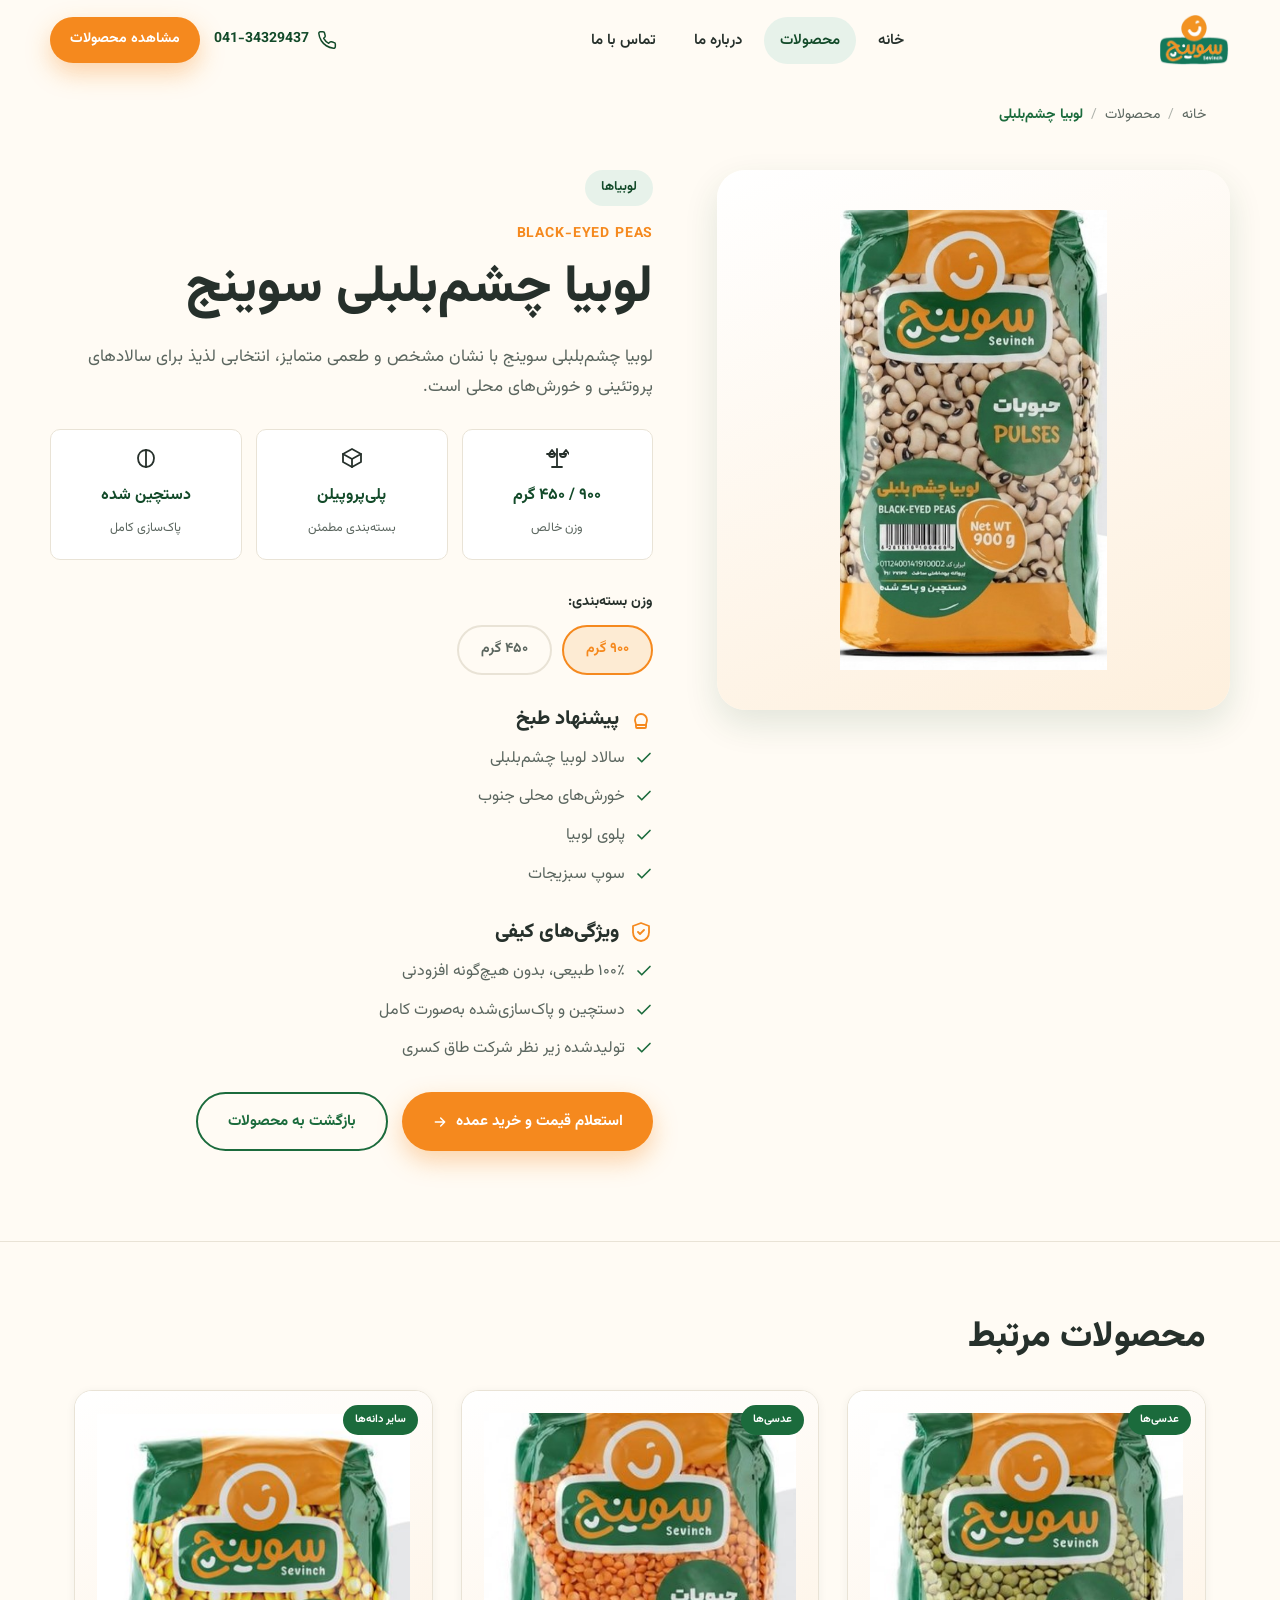
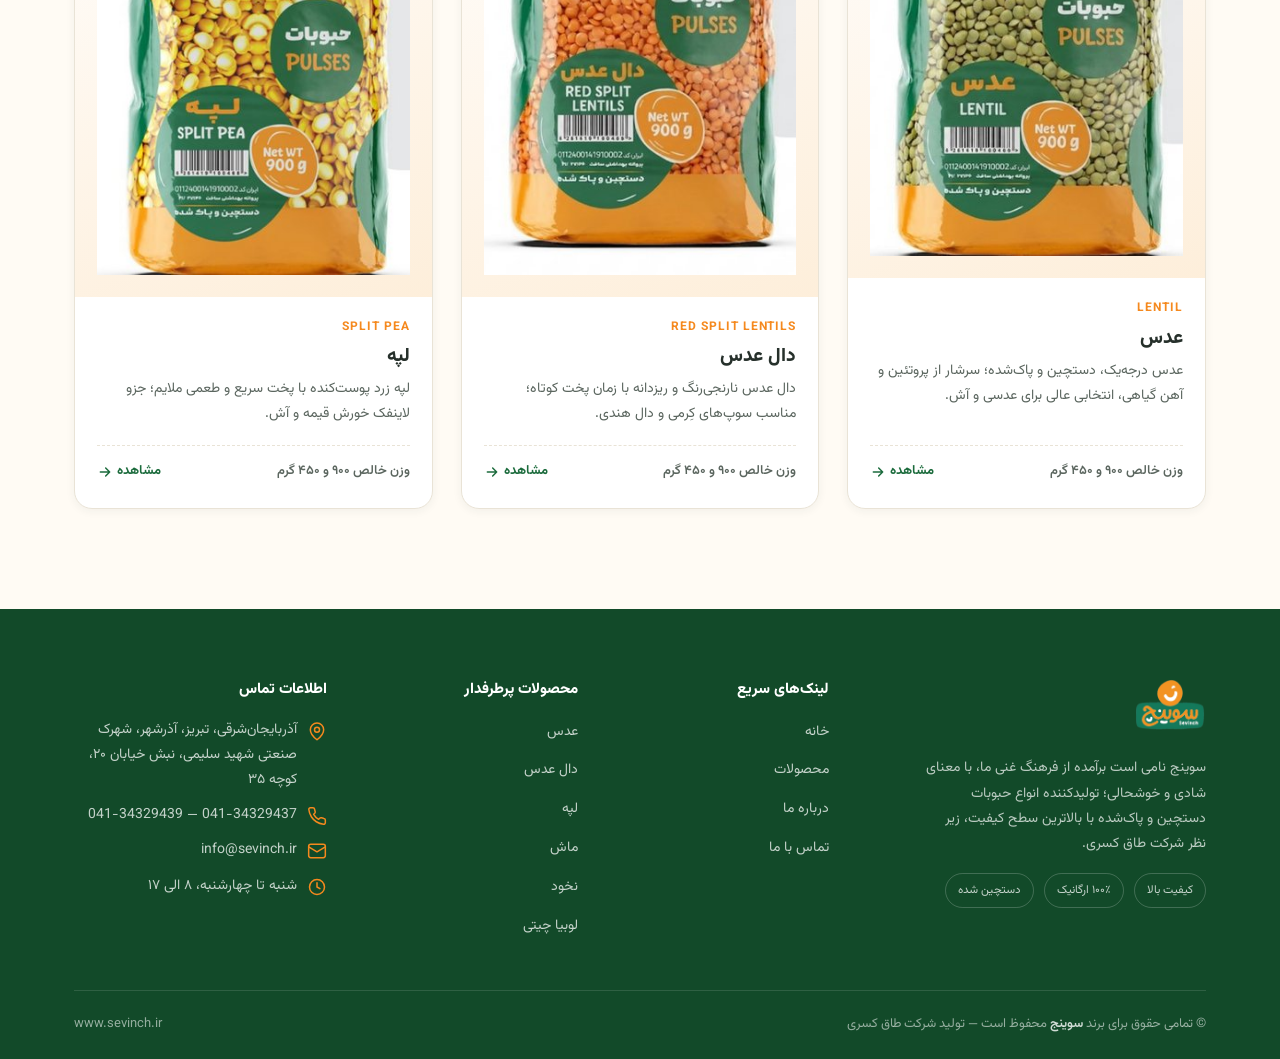
<file: sevinch-website/products/black-eyed-pea.html>
<!DOCTYPE html>
<html lang="fa" dir="rtl">
<head>
<meta charset="UTF-8">
<meta name="viewport" content="width=device-width, initial-scale=1.0">
<title>لوبیا چشم‌بلبلی سوینج | Black-Eyed Peas — خرید حبوبات دستچین</title>
<meta name="description" content="لوبیا چشم‌بلبلی معطر با طعمی خاص و فیبر بالا؛ عالی برای سالاد و خورش‌های محلی.">
<link rel="icon" type="image/png" href="../assets/img/favicon.png">
<link rel="apple-touch-icon" href="../assets/img/favicon.png">
<link rel="preconnect" href="https://fonts.googleapis.com">
<link rel="preconnect" href="https://fonts.gstatic.com" crossorigin>
<link href="https://fonts.googleapis.com/css2?family=Vazirmatn:wght@400;500;600;700;800;900&display=swap" rel="stylesheet">
<link rel="stylesheet" href="../assets/css/style.css">
<noscript><style>.reveal{transform:none!important}</style></noscript>
</head>
<body class="">
<header class="site-header">
  <div class="container header-inner">
    <a href="../index.html" class="logo">
      <img src="../assets/img/logo.png" alt="سوینج Sevinch" class="logo-img">
    </a>
    <nav class="nav-links">
      <a href="../index.html" class="">خانه</a>
<a href="../products.html" class="active">محصولات</a>
<a href="../about.html" class="">درباره ما</a>
<a href="../contact.html" class="">تماس با ما</a>

    </nav>
    <div class="header-actions">
      <a class="header-phone" href="tel:041-34329437">
        <svg width="20" height="20" viewBox="0 0 24 24" fill="none" stroke="currentColor" stroke-width="1.8" stroke-linecap="round" stroke-linejoin="round"><path d="M22 16.9v3a2 2 0 0 1-2.2 2 19.8 19.8 0 0 1-8.6-3 19.5 19.5 0 0 1-6-6 19.8 19.8 0 0 1-3-8.7A2 2 0 0 1 4.1 2h3a2 2 0 0 1 2 1.7c.1 1 .4 2 .7 3a2 2 0 0 1-.5 2L8 10a16 16 0 0 0 6 6l1.3-1.3a2 2 0 0 1 2-.5c1 .3 2 .5 3 .7a2 2 0 0 1 1.7 2Z"/></svg>
        <span>041-34329437</span>
      </a>
      <a href="../products.html" class="btn btn-primary btn-sm">مشاهده محصولات</a>
      <button class="burger" aria-label="منو"><span></span></button>
    </div>
  </div>
</header>

<div class="container">
  <div class="breadcrumb">
    <a href="../index.html">خانه</a><span class="sep">/</span>
    <a href="../products.html">محصولات</a><span class="sep">/</span>
    <span class="current">لوبیا چشم‌بلبلی</span>
  </div>
</div>

<section>
  <div class="container product-detail">
    <div class="pd-gallery reveal">
      <div class="frame">
        <img src="../assets/img/products/black-eyed-pea.jpg" alt="لوبیا چشم‌بلبلی سوینج - Black-Eyed Peas">
      </div>
    </div>
    <div class="pd-info reveal">
      <span class="cat-tag">لوبیاها</span>
      <div class="en-name">Black-Eyed Peas</div>
      <h1>لوبیا چشم‌بلبلی سوینج</h1>
      <p class="lead">لوبیا چشم‌بلبلی سوینج با نشان مشخص و طعمی متمایز، انتخابی لذیذ برای سالادهای پروتئینی و خورش‌های محلی است.</p>

      <div class="pd-specs">
        <div class="spec"><svg width="24" height="24" viewBox="0 0 24 24" fill="none" stroke="currentColor" stroke-width="1.8" stroke-linecap="round" stroke-linejoin="round"><path d="M12 3v18M7 21h10"/><path d="m4 8 3-4 3 4M2 8h6M18 8l3-4 3 4M15 8h6"/><path d="M4 8a3 3 0 0 0 6 0M15 8a3 3 0 0 0 6 0"/></svg><b>۹۰۰ / ۴۵۰ گرم</b><span>وزن خالص</span></div>
        <div class="spec"><svg width="24" height="24" viewBox="0 0 24 24" fill="none" stroke="currentColor" stroke-width="1.8" stroke-linecap="round" stroke-linejoin="round"><path d="m21 8-9-5-9 5 9 5 9-5Z"/><path d="M3 8v8l9 5 9-5V8"/><path d="M12 13v8"/></svg><b>پلی‌پروپیلن</b><span>بسته‌بندی مطمئن</span></div>
        <div class="spec"><svg width="24" height="24" viewBox="0 0 24 24" fill="none" stroke="currentColor" stroke-width="1.8" stroke-linecap="round" stroke-linejoin="round"><path d="M12 21C7 21 4 17 4 12c0-4 3-8 8-8 5 0 8 4 8 8 0 5-3 9-8 9Z"/><path d="M12 4v17"/></svg><b>دستچین شده</b><span>پاک‌سازی کامل</span></div>
      </div>

      <div class="pd-info-weights">
        <b style="font-size:14px;display:block;margin-bottom:10px">وزن بسته‌بندی:</b>
        <div class="weights">
          <span class="weight-pill active">۹۰۰ گرم</span>
          <span class="weight-pill">۴۵۰ گرم</span>
        </div>
      </div>

      <div class="pd-block">
        <h3><svg width="24" height="24" viewBox="0 0 24 24" fill="none" stroke="currentColor" stroke-width="1.8" stroke-linecap="round" stroke-linejoin="round"><path d="M6 13a6 6 0 1 1 12 0c0 2-1 3-1 5H7c0-2-1-3-1-5Z"/><path d="M7 18h10v2a1 1 0 0 1-1 1H8a1 1 0 0 1-1-1v-2Z"/></svg> پیشنهاد طبخ</h3>
        <ul><li><svg width="18" height="18" viewBox="0 0 24 24" fill="none" stroke="currentColor" stroke-width="2.2" stroke-linecap="round" stroke-linejoin="round"><path d="m20 6-11 11-5-5"/></svg><span>سالاد لوبیا چشم‌بلبلی</span></li><li><svg width="18" height="18" viewBox="0 0 24 24" fill="none" stroke="currentColor" stroke-width="2.2" stroke-linecap="round" stroke-linejoin="round"><path d="m20 6-11 11-5-5"/></svg><span>خورش‌های محلی جنوب</span></li><li><svg width="18" height="18" viewBox="0 0 24 24" fill="none" stroke="currentColor" stroke-width="2.2" stroke-linecap="round" stroke-linejoin="round"><path d="m20 6-11 11-5-5"/></svg><span>پلوی لوبیا</span></li><li><svg width="18" height="18" viewBox="0 0 24 24" fill="none" stroke="currentColor" stroke-width="2.2" stroke-linecap="round" stroke-linejoin="round"><path d="m20 6-11 11-5-5"/></svg><span>سوپ سبزیجات</span></li></ul>
      </div>

      <div class="pd-block">
        <h3><svg width="24" height="24" viewBox="0 0 24 24" fill="none" stroke="currentColor" stroke-width="1.8" stroke-linecap="round" stroke-linejoin="round"><path d="M12 3 4 6v6c0 4.8 3.2 8.2 8 9 4.8-.8 8-4.2 8-9V6l-8-3Z"/><path d="m9 12 2 2 4-4"/></svg> ویژگی‌های کیفی</h3>
        <ul>
          <li><svg width="18" height="18" viewBox="0 0 24 24" fill="none" stroke="currentColor" stroke-width="2.2" stroke-linecap="round" stroke-linejoin="round"><path d="m20 6-11 11-5-5"/></svg><span>۱۰۰٪ طبیعی، بدون هیچ‌گونه افزودنی</span></li>
          <li><svg width="18" height="18" viewBox="0 0 24 24" fill="none" stroke="currentColor" stroke-width="2.2" stroke-linecap="round" stroke-linejoin="round"><path d="m20 6-11 11-5-5"/></svg><span>دستچین و پاک‌سازی‌شده به‌صورت کامل</span></li>
          <li><svg width="18" height="18" viewBox="0 0 24 24" fill="none" stroke="currentColor" stroke-width="2.2" stroke-linecap="round" stroke-linejoin="round"><path d="m20 6-11 11-5-5"/></svg><span>تولید‌شده زیر نظر شرکت طاق کسری</span></li>
        </ul>
      </div>

      <div class="pd-actions">
        <a href="../contact.html" class="btn btn-primary">استعلام قیمت و خرید عمده <svg width="16" height="16" viewBox="0 0 24 24" fill="none" stroke="currentColor" stroke-width="2.2" stroke-linecap="round" stroke-linejoin="round"><path d="M5 12h14M13 6l6 6-6 6"/></svg></a>
        <a href="../products.html" class="btn btn-outline">بازگشت به محصولات</a>
      </div>
    </div>
  </div>
</section>

<section class="related-section">
  <div class="container">
    <h2 class="related-title reveal">محصولات مرتبط</h2>
    <div class="product-grid">
      <div class="product-card reveal" data-category="lentil">
  <a href="../products/lentil.html" class="thumb">
    <span class="tag">عدسی‌ها</span>
    <img src="../assets/img/products/lentil-thumb.jpg" alt="عدس سوینج">
  </a>
  <div class="body">
    <span class="en">Lentil</span>
    <h3><a href="../products/lentil.html">عدس</a></h3>
    <p class="desc">عدس درجه‌یک، دستچین و پاک‌شده؛ سرشار از پروتئین و آهن گیاهی، انتخابی عالی برای عدسی و آش.</p>
    <div class="meta">
      <span class="weight">وزن خالص ۹۰۰ و ۴۵۰ گرم</span>
      <a href="../products/lentil.html" class="more">مشاهده <svg width="16" height="16" viewBox="0 0 24 24" fill="none" stroke="currentColor" stroke-width="2.2" stroke-linecap="round" stroke-linejoin="round"><path d="M5 12h14M13 6l6 6-6 6"/></svg></a>
    </div>
  </div>
</div>
<div class="product-card reveal" data-category="lentil">
  <a href="../products/red-split-lentil.html" class="thumb">
    <span class="tag">عدسی‌ها</span>
    <img src="../assets/img/products/red-split-lentil-thumb.jpg" alt="دال عدس سوینج">
  </a>
  <div class="body">
    <span class="en">Red Split Lentils</span>
    <h3><a href="../products/red-split-lentil.html">دال عدس</a></h3>
    <p class="desc">دال عدس نارنجی‌رنگ و ریزدانه با زمان پخت کوتاه؛ مناسب سوپ‌های کِرمی و دال هندی.</p>
    <div class="meta">
      <span class="weight">وزن خالص ۹۰۰ و ۴۵۰ گرم</span>
      <a href="../products/red-split-lentil.html" class="more">مشاهده <svg width="16" height="16" viewBox="0 0 24 24" fill="none" stroke="currentColor" stroke-width="2.2" stroke-linecap="round" stroke-linejoin="round"><path d="M5 12h14M13 6l6 6-6 6"/></svg></a>
    </div>
  </div>
</div>
<div class="product-card reveal" data-category="other">
  <a href="../products/split-pea.html" class="thumb">
    <span class="tag">سایر دانه‌ها</span>
    <img src="../assets/img/products/split-pea-thumb.jpg" alt="لپه سوینج">
  </a>
  <div class="body">
    <span class="en">Split Pea</span>
    <h3><a href="../products/split-pea.html">لپه</a></h3>
    <p class="desc">لپه زرد پوست‌کنده با پخت سریع و طعمی ملایم؛ جزو لاینفک خورش قیمه و آش.</p>
    <div class="meta">
      <span class="weight">وزن خالص ۹۰۰ و ۴۵۰ گرم</span>
      <a href="../products/split-pea.html" class="more">مشاهده <svg width="16" height="16" viewBox="0 0 24 24" fill="none" stroke="currentColor" stroke-width="2.2" stroke-linecap="round" stroke-linejoin="round"><path d="M5 12h14M13 6l6 6-6 6"/></svg></a>
    </div>
  </div>
</div>

    </div>
  </div>
</section>
<footer class="site-footer">
  <div class="container">
    <div class="footer-grid">
      <div>
        <a href="../index.html" class="logo footer-logo">
      <img src="../assets/img/logo.png" alt="سوینج Sevinch" class="logo-img">
    </a>
        <p>سوینج نامی است برآمده از فرهنگ غنی ما، با معنای شادی و خوشحالی؛ تولیدکننده انواع حبوبات دستچین و پاک‌شده با بالاترین سطح کیفیت، زیر نظر شرکت طاق کسری.</p>
        <div class="footer-badges">
          <span>کیفیت بالا</span>
          <span>۱۰۰٪ ارگانیک</span>
          <span>دستچین شده</span>
        </div>
      </div>
      <div>
        <h4>لینک‌های سریع</h4>
        <ul>
          <li><a href="../index.html">خانه</a></li>
          <li><a href="../products.html">محصولات</a></li>
          <li><a href="../about.html">درباره ما</a></li>
          <li><a href="../contact.html">تماس با ما</a></li>
        </ul>
      </div>
      <div>
        <h4>محصولات پرطرفدار</h4>
        <ul>
          <li><a href="../products/lentil.html">عدس</a></li>
<li><a href="../products/red-split-lentil.html">دال عدس</a></li>
<li><a href="../products/split-pea.html">لپه</a></li>
<li><a href="../products/mung-bean.html">ماش</a></li>
<li><a href="../products/chickpea.html">نخود</a></li>
<li><a href="../products/pinto-bean.html">لوبیا چیتی</a></li>

        </ul>
      </div>
      <div>
        <h4>اطلاعات تماس</h4>
        <ul class="footer-contact">
          <li><svg width="20" height="20" viewBox="0 0 24 24" fill="none" stroke="currentColor" stroke-width="1.8" stroke-linecap="round" stroke-linejoin="round"><path d="M20 10.5c0 6-8 12-8 12s-8-6-8-12a8 8 0 1 1 16 0Z"/><circle cx="12" cy="10.5" r="3"/></svg><span>آذربایجان‌شرقی، تبریز، آذرشهر، شهرک صنعتی شهید سلیمی، نبش خیابان ۲۰، کوچه ۳۵</span></li>
          <li><svg width="20" height="20" viewBox="0 0 24 24" fill="none" stroke="currentColor" stroke-width="1.8" stroke-linecap="round" stroke-linejoin="round"><path d="M22 16.9v3a2 2 0 0 1-2.2 2 19.8 19.8 0 0 1-8.6-3 19.5 19.5 0 0 1-6-6 19.8 19.8 0 0 1-3-8.7A2 2 0 0 1 4.1 2h3a2 2 0 0 1 2 1.7c.1 1 .4 2 .7 3a2 2 0 0 1-.5 2L8 10a16 16 0 0 0 6 6l1.3-1.3a2 2 0 0 1 2-.5c1 .3 2 .5 3 .7a2 2 0 0 1 1.7 2Z"/></svg><span>041-34329437 — 041-34329439</span></li>
          <li><svg width="20" height="20" viewBox="0 0 24 24" fill="none" stroke="currentColor" stroke-width="1.8" stroke-linecap="round" stroke-linejoin="round"><rect x="2" y="4" width="20" height="16" rx="2.5"/><path d="m2 7 10 6 10-6"/></svg><span>info@sevinch.ir</span></li>
          <li><svg width="20" height="20" viewBox="0 0 24 24" fill="none" stroke="currentColor" stroke-width="1.8" stroke-linecap="round" stroke-linejoin="round"><circle cx="12" cy="12" r="9"/><path d="M12 7v5l3.5 2"/></svg><span>شنبه تا چهارشنبه، ۸ الی ۱۷</span></li>
        </ul>
      </div>
    </div>
    <div class="footer-bottom">
      <span>© تمامی حقوق برای برند <a href="../index.html">سوینج</a> محفوظ است — تولید شرکت طاق کسری</span>
      <span>www.sevinch.ir</span>
    </div>
  </div>
</footer>
<button class="back-to-top" aria-label="بازگشت به بالا"><svg width="20" height="20" viewBox="0 0 24 24" fill="none" stroke="currentColor" stroke-width="2.4" stroke-linecap="round" stroke-linejoin="round"><path d="M18 15l-6-6-6 6"/></svg></button>
<script src="../assets/js/main.js"></script>
</body>
</html>
</file>
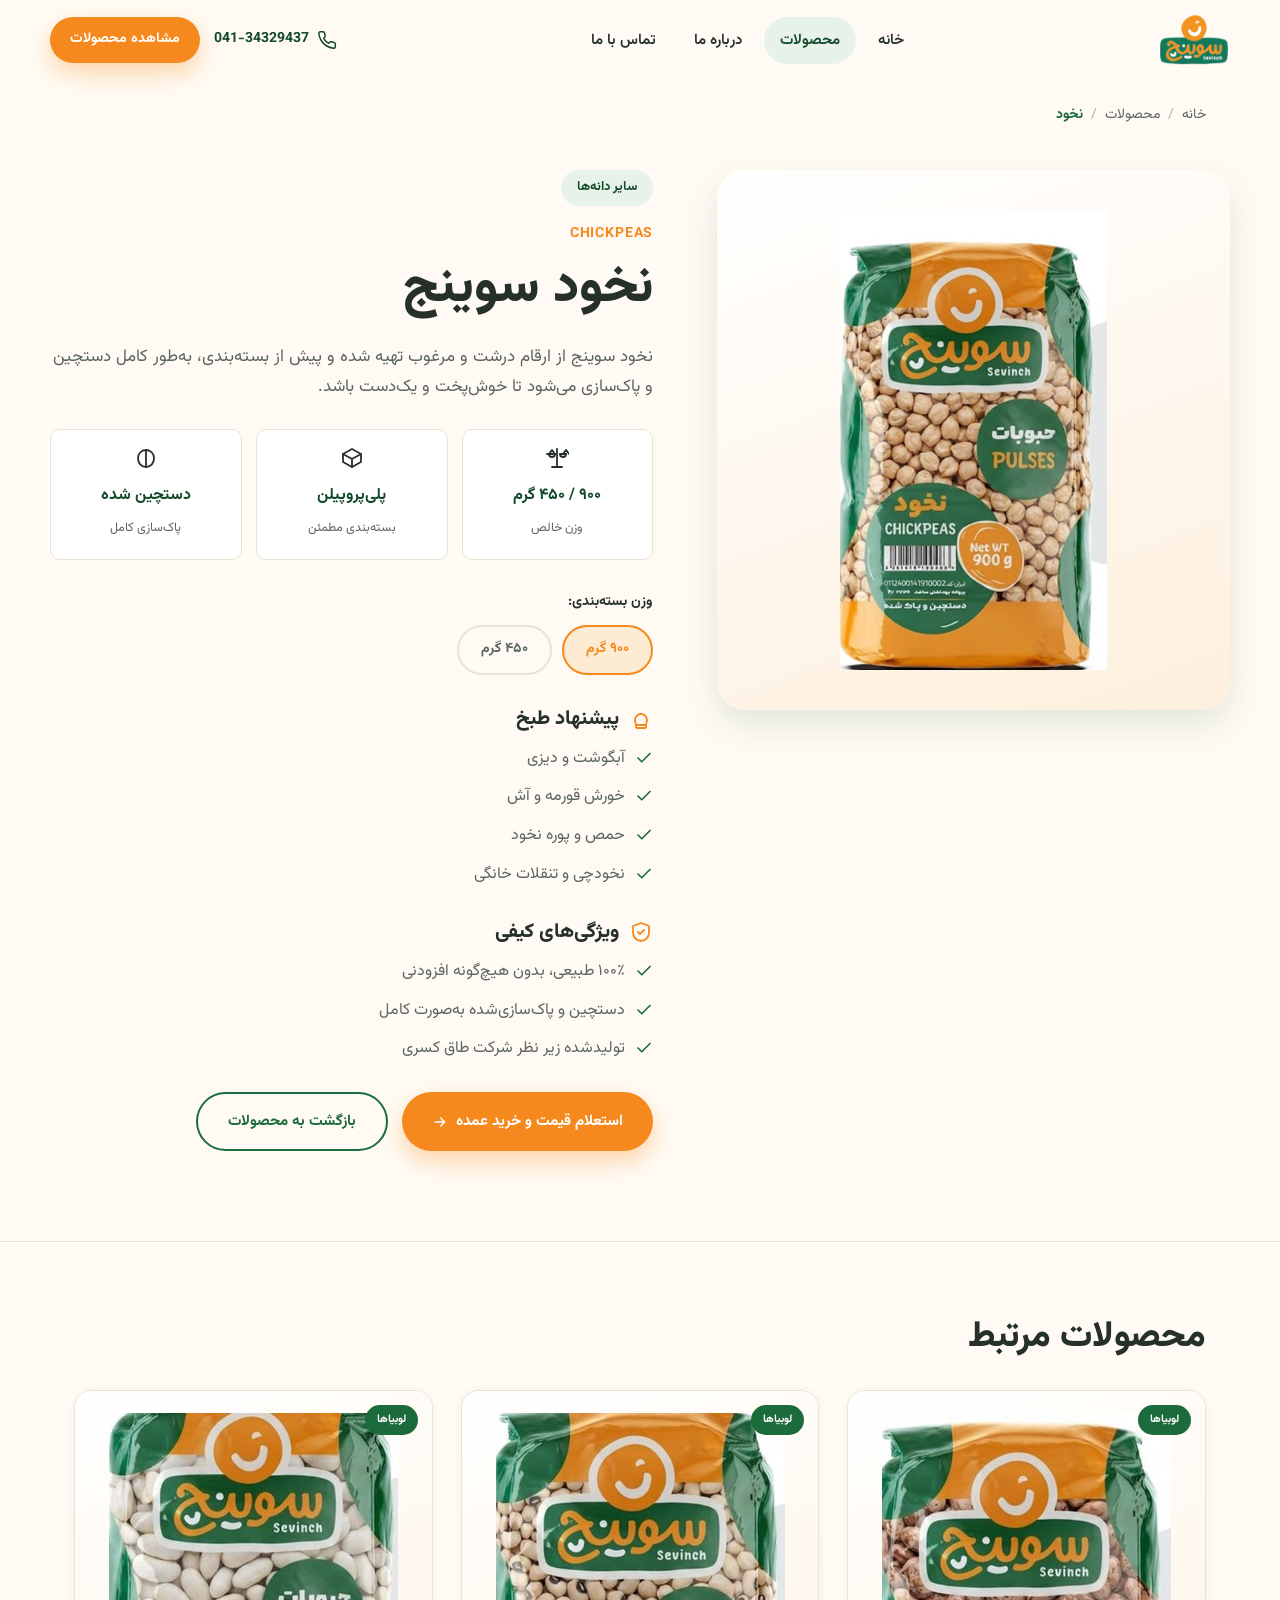
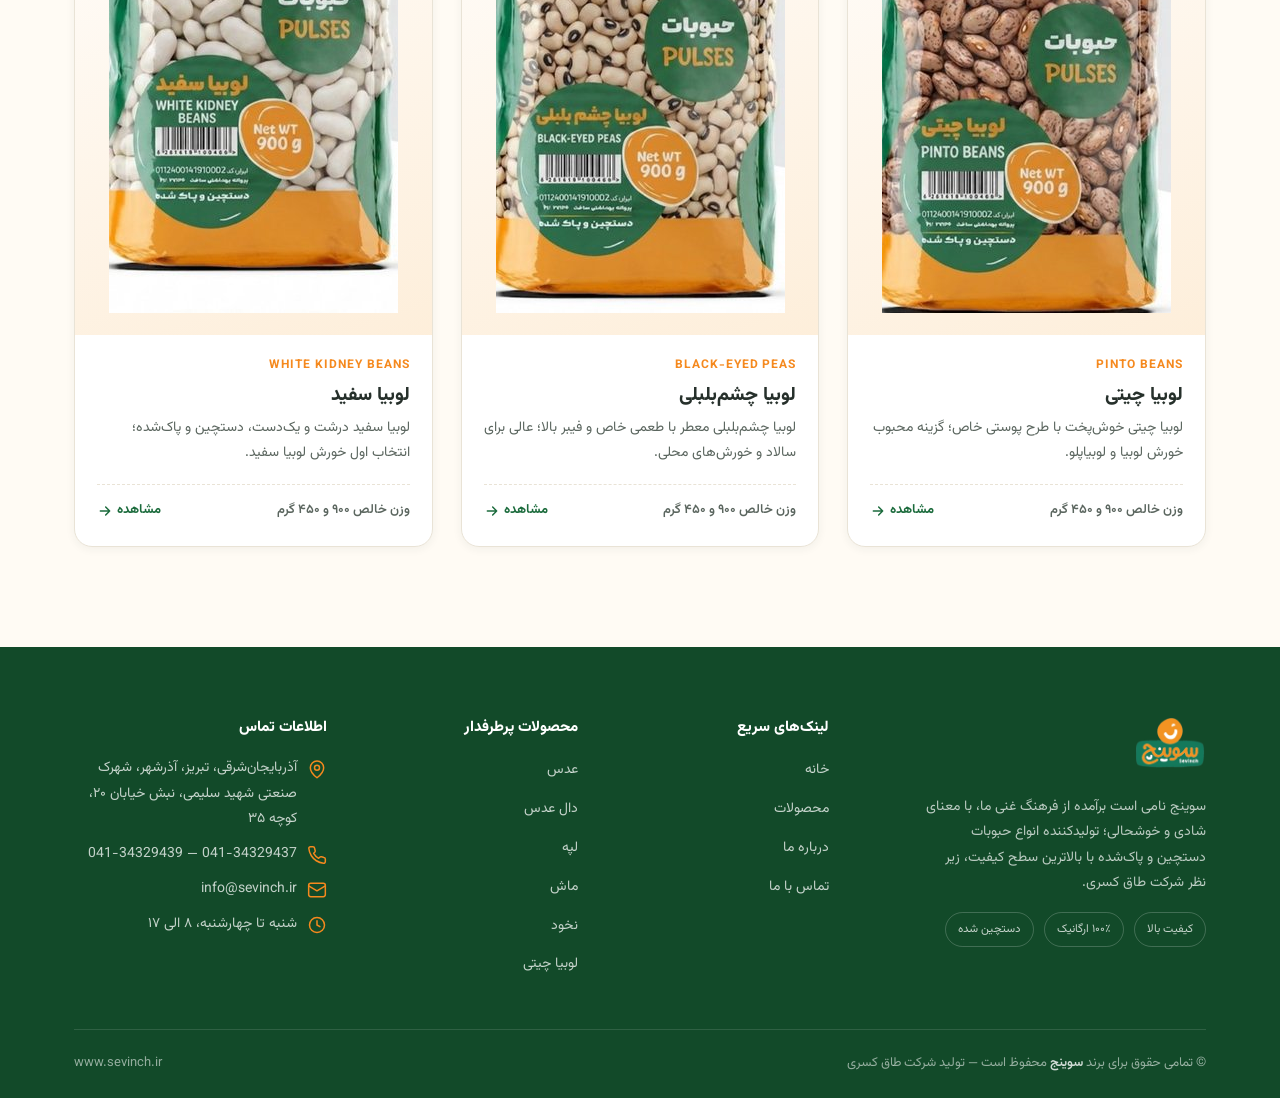
<file: sevinch-website/products/chickpea.html>
<!DOCTYPE html>
<html lang="fa" dir="rtl">
<head>
<meta charset="UTF-8">
<meta name="viewport" content="width=device-width, initial-scale=1.0">
<title>نخود سوینج | Chickpeas — خرید حبوبات دستچین</title>
<meta name="description" content="نخود کرمانی درشت و یک‌دست، دستچین‌شده برای بیشترین کیفیت؛ لاینفک آبگوشت ایرانی.">
<link rel="icon" type="image/png" href="../assets/img/favicon.png">
<link rel="apple-touch-icon" href="../assets/img/favicon.png">
<link rel="preconnect" href="https://fonts.googleapis.com">
<link rel="preconnect" href="https://fonts.gstatic.com" crossorigin>
<link href="https://fonts.googleapis.com/css2?family=Vazirmatn:wght@400;500;600;700;800;900&display=swap" rel="stylesheet">
<link rel="stylesheet" href="../assets/css/style.css">
<noscript><style>.reveal{transform:none!important}</style></noscript>
</head>
<body class="">
<header class="site-header">
  <div class="container header-inner">
    <a href="../index.html" class="logo">
      <img src="../assets/img/logo.png" alt="سوینج Sevinch" class="logo-img">
    </a>
    <nav class="nav-links">
      <a href="../index.html" class="">خانه</a>
<a href="../products.html" class="active">محصولات</a>
<a href="../about.html" class="">درباره ما</a>
<a href="../contact.html" class="">تماس با ما</a>

    </nav>
    <div class="header-actions">
      <a class="header-phone" href="tel:041-34329437">
        <svg width="20" height="20" viewBox="0 0 24 24" fill="none" stroke="currentColor" stroke-width="1.8" stroke-linecap="round" stroke-linejoin="round"><path d="M22 16.9v3a2 2 0 0 1-2.2 2 19.8 19.8 0 0 1-8.6-3 19.5 19.5 0 0 1-6-6 19.8 19.8 0 0 1-3-8.7A2 2 0 0 1 4.1 2h3a2 2 0 0 1 2 1.7c.1 1 .4 2 .7 3a2 2 0 0 1-.5 2L8 10a16 16 0 0 0 6 6l1.3-1.3a2 2 0 0 1 2-.5c1 .3 2 .5 3 .7a2 2 0 0 1 1.7 2Z"/></svg>
        <span>041-34329437</span>
      </a>
      <a href="../products.html" class="btn btn-primary btn-sm">مشاهده محصولات</a>
      <button class="burger" aria-label="منو"><span></span></button>
    </div>
  </div>
</header>

<div class="container">
  <div class="breadcrumb">
    <a href="../index.html">خانه</a><span class="sep">/</span>
    <a href="../products.html">محصولات</a><span class="sep">/</span>
    <span class="current">نخود</span>
  </div>
</div>

<section>
  <div class="container product-detail">
    <div class="pd-gallery reveal">
      <div class="frame">
        <img src="../assets/img/products/chickpea.jpg" alt="نخود سوینج - Chickpeas">
      </div>
    </div>
    <div class="pd-info reveal">
      <span class="cat-tag">سایر دانه‌ها</span>
      <div class="en-name">Chickpeas</div>
      <h1>نخود سوینج</h1>
      <p class="lead">نخود سوینج از ارقام درشت و مرغوب تهیه شده و پیش از بسته‌بندی، به‌طور کامل دستچین و پاک‌سازی می‌شود تا خوش‌پخت و یک‌دست باشد.</p>

      <div class="pd-specs">
        <div class="spec"><svg width="24" height="24" viewBox="0 0 24 24" fill="none" stroke="currentColor" stroke-width="1.8" stroke-linecap="round" stroke-linejoin="round"><path d="M12 3v18M7 21h10"/><path d="m4 8 3-4 3 4M2 8h6M18 8l3-4 3 4M15 8h6"/><path d="M4 8a3 3 0 0 0 6 0M15 8a3 3 0 0 0 6 0"/></svg><b>۹۰۰ / ۴۵۰ گرم</b><span>وزن خالص</span></div>
        <div class="spec"><svg width="24" height="24" viewBox="0 0 24 24" fill="none" stroke="currentColor" stroke-width="1.8" stroke-linecap="round" stroke-linejoin="round"><path d="m21 8-9-5-9 5 9 5 9-5Z"/><path d="M3 8v8l9 5 9-5V8"/><path d="M12 13v8"/></svg><b>پلی‌پروپیلن</b><span>بسته‌بندی مطمئن</span></div>
        <div class="spec"><svg width="24" height="24" viewBox="0 0 24 24" fill="none" stroke="currentColor" stroke-width="1.8" stroke-linecap="round" stroke-linejoin="round"><path d="M12 21C7 21 4 17 4 12c0-4 3-8 8-8 5 0 8 4 8 8 0 5-3 9-8 9Z"/><path d="M12 4v17"/></svg><b>دستچین شده</b><span>پاک‌سازی کامل</span></div>
      </div>

      <div class="pd-info-weights">
        <b style="font-size:14px;display:block;margin-bottom:10px">وزن بسته‌بندی:</b>
        <div class="weights">
          <span class="weight-pill active">۹۰۰ گرم</span>
          <span class="weight-pill">۴۵۰ گرم</span>
        </div>
      </div>

      <div class="pd-block">
        <h3><svg width="24" height="24" viewBox="0 0 24 24" fill="none" stroke="currentColor" stroke-width="1.8" stroke-linecap="round" stroke-linejoin="round"><path d="M6 13a6 6 0 1 1 12 0c0 2-1 3-1 5H7c0-2-1-3-1-5Z"/><path d="M7 18h10v2a1 1 0 0 1-1 1H8a1 1 0 0 1-1-1v-2Z"/></svg> پیشنهاد طبخ</h3>
        <ul><li><svg width="18" height="18" viewBox="0 0 24 24" fill="none" stroke="currentColor" stroke-width="2.2" stroke-linecap="round" stroke-linejoin="round"><path d="m20 6-11 11-5-5"/></svg><span>آبگوشت و دیزی</span></li><li><svg width="18" height="18" viewBox="0 0 24 24" fill="none" stroke="currentColor" stroke-width="2.2" stroke-linecap="round" stroke-linejoin="round"><path d="m20 6-11 11-5-5"/></svg><span>خورش قورمه و آش</span></li><li><svg width="18" height="18" viewBox="0 0 24 24" fill="none" stroke="currentColor" stroke-width="2.2" stroke-linecap="round" stroke-linejoin="round"><path d="m20 6-11 11-5-5"/></svg><span>حمص و پوره نخود</span></li><li><svg width="18" height="18" viewBox="0 0 24 24" fill="none" stroke="currentColor" stroke-width="2.2" stroke-linecap="round" stroke-linejoin="round"><path d="m20 6-11 11-5-5"/></svg><span>نخودچی و تنقلات خانگی</span></li></ul>
      </div>

      <div class="pd-block">
        <h3><svg width="24" height="24" viewBox="0 0 24 24" fill="none" stroke="currentColor" stroke-width="1.8" stroke-linecap="round" stroke-linejoin="round"><path d="M12 3 4 6v6c0 4.8 3.2 8.2 8 9 4.8-.8 8-4.2 8-9V6l-8-3Z"/><path d="m9 12 2 2 4-4"/></svg> ویژگی‌های کیفی</h3>
        <ul>
          <li><svg width="18" height="18" viewBox="0 0 24 24" fill="none" stroke="currentColor" stroke-width="2.2" stroke-linecap="round" stroke-linejoin="round"><path d="m20 6-11 11-5-5"/></svg><span>۱۰۰٪ طبیعی، بدون هیچ‌گونه افزودنی</span></li>
          <li><svg width="18" height="18" viewBox="0 0 24 24" fill="none" stroke="currentColor" stroke-width="2.2" stroke-linecap="round" stroke-linejoin="round"><path d="m20 6-11 11-5-5"/></svg><span>دستچین و پاک‌سازی‌شده به‌صورت کامل</span></li>
          <li><svg width="18" height="18" viewBox="0 0 24 24" fill="none" stroke="currentColor" stroke-width="2.2" stroke-linecap="round" stroke-linejoin="round"><path d="m20 6-11 11-5-5"/></svg><span>تولید‌شده زیر نظر شرکت طاق کسری</span></li>
        </ul>
      </div>

      <div class="pd-actions">
        <a href="../contact.html" class="btn btn-primary">استعلام قیمت و خرید عمده <svg width="16" height="16" viewBox="0 0 24 24" fill="none" stroke="currentColor" stroke-width="2.2" stroke-linecap="round" stroke-linejoin="round"><path d="M5 12h14M13 6l6 6-6 6"/></svg></a>
        <a href="../products.html" class="btn btn-outline">بازگشت به محصولات</a>
      </div>
    </div>
  </div>
</section>

<section class="related-section">
  <div class="container">
    <h2 class="related-title reveal">محصولات مرتبط</h2>
    <div class="product-grid">
      <div class="product-card reveal" data-category="bean">
  <a href="../products/pinto-bean.html" class="thumb">
    <span class="tag">لوبیاها</span>
    <img src="../assets/img/products/pinto-bean-thumb.jpg" alt="لوبیا چیتی سوینج">
  </a>
  <div class="body">
    <span class="en">Pinto Beans</span>
    <h3><a href="../products/pinto-bean.html">لوبیا چیتی</a></h3>
    <p class="desc">لوبیا چیتی خوش‌پخت با طرح پوستی خاص؛ گزینه محبوب خورش لوبیا و لوبیاپلو.</p>
    <div class="meta">
      <span class="weight">وزن خالص ۹۰۰ و ۴۵۰ گرم</span>
      <a href="../products/pinto-bean.html" class="more">مشاهده <svg width="16" height="16" viewBox="0 0 24 24" fill="none" stroke="currentColor" stroke-width="2.2" stroke-linecap="round" stroke-linejoin="round"><path d="M5 12h14M13 6l6 6-6 6"/></svg></a>
    </div>
  </div>
</div>
<div class="product-card reveal" data-category="bean">
  <a href="../products/black-eyed-pea.html" class="thumb">
    <span class="tag">لوبیاها</span>
    <img src="../assets/img/products/black-eyed-pea-thumb.jpg" alt="لوبیا چشم‌بلبلی سوینج">
  </a>
  <div class="body">
    <span class="en">Black-Eyed Peas</span>
    <h3><a href="../products/black-eyed-pea.html">لوبیا چشم‌بلبلی</a></h3>
    <p class="desc">لوبیا چشم‌بلبلی معطر با طعمی خاص و فیبر بالا؛ عالی برای سالاد و خورش‌های محلی.</p>
    <div class="meta">
      <span class="weight">وزن خالص ۹۰۰ و ۴۵۰ گرم</span>
      <a href="../products/black-eyed-pea.html" class="more">مشاهده <svg width="16" height="16" viewBox="0 0 24 24" fill="none" stroke="currentColor" stroke-width="2.2" stroke-linecap="round" stroke-linejoin="round"><path d="M5 12h14M13 6l6 6-6 6"/></svg></a>
    </div>
  </div>
</div>
<div class="product-card reveal" data-category="bean">
  <a href="../products/white-bean.html" class="thumb">
    <span class="tag">لوبیاها</span>
    <img src="../assets/img/products/white-bean-thumb.jpg" alt="لوبیا سفید سوینج">
  </a>
  <div class="body">
    <span class="en">White Kidney Beans</span>
    <h3><a href="../products/white-bean.html">لوبیا سفید</a></h3>
    <p class="desc">لوبیا سفید درشت و یک‌دست، دستچین و پاک‌شده؛ انتخاب اول خورش لوبیا سفید.</p>
    <div class="meta">
      <span class="weight">وزن خالص ۹۰۰ و ۴۵۰ گرم</span>
      <a href="../products/white-bean.html" class="more">مشاهده <svg width="16" height="16" viewBox="0 0 24 24" fill="none" stroke="currentColor" stroke-width="2.2" stroke-linecap="round" stroke-linejoin="round"><path d="M5 12h14M13 6l6 6-6 6"/></svg></a>
    </div>
  </div>
</div>

    </div>
  </div>
</section>
<footer class="site-footer">
  <div class="container">
    <div class="footer-grid">
      <div>
        <a href="../index.html" class="logo footer-logo">
      <img src="../assets/img/logo.png" alt="سوینج Sevinch" class="logo-img">
    </a>
        <p>سوینج نامی است برآمده از فرهنگ غنی ما، با معنای شادی و خوشحالی؛ تولیدکننده انواع حبوبات دستچین و پاک‌شده با بالاترین سطح کیفیت، زیر نظر شرکت طاق کسری.</p>
        <div class="footer-badges">
          <span>کیفیت بالا</span>
          <span>۱۰۰٪ ارگانیک</span>
          <span>دستچین شده</span>
        </div>
      </div>
      <div>
        <h4>لینک‌های سریع</h4>
        <ul>
          <li><a href="../index.html">خانه</a></li>
          <li><a href="../products.html">محصولات</a></li>
          <li><a href="../about.html">درباره ما</a></li>
          <li><a href="../contact.html">تماس با ما</a></li>
        </ul>
      </div>
      <div>
        <h4>محصولات پرطرفدار</h4>
        <ul>
          <li><a href="../products/lentil.html">عدس</a></li>
<li><a href="../products/red-split-lentil.html">دال عدس</a></li>
<li><a href="../products/split-pea.html">لپه</a></li>
<li><a href="../products/mung-bean.html">ماش</a></li>
<li><a href="../products/chickpea.html">نخود</a></li>
<li><a href="../products/pinto-bean.html">لوبیا چیتی</a></li>

        </ul>
      </div>
      <div>
        <h4>اطلاعات تماس</h4>
        <ul class="footer-contact">
          <li><svg width="20" height="20" viewBox="0 0 24 24" fill="none" stroke="currentColor" stroke-width="1.8" stroke-linecap="round" stroke-linejoin="round"><path d="M20 10.5c0 6-8 12-8 12s-8-6-8-12a8 8 0 1 1 16 0Z"/><circle cx="12" cy="10.5" r="3"/></svg><span>آذربایجان‌شرقی، تبریز، آذرشهر، شهرک صنعتی شهید سلیمی، نبش خیابان ۲۰، کوچه ۳۵</span></li>
          <li><svg width="20" height="20" viewBox="0 0 24 24" fill="none" stroke="currentColor" stroke-width="1.8" stroke-linecap="round" stroke-linejoin="round"><path d="M22 16.9v3a2 2 0 0 1-2.2 2 19.8 19.8 0 0 1-8.6-3 19.5 19.5 0 0 1-6-6 19.8 19.8 0 0 1-3-8.7A2 2 0 0 1 4.1 2h3a2 2 0 0 1 2 1.7c.1 1 .4 2 .7 3a2 2 0 0 1-.5 2L8 10a16 16 0 0 0 6 6l1.3-1.3a2 2 0 0 1 2-.5c1 .3 2 .5 3 .7a2 2 0 0 1 1.7 2Z"/></svg><span>041-34329437 — 041-34329439</span></li>
          <li><svg width="20" height="20" viewBox="0 0 24 24" fill="none" stroke="currentColor" stroke-width="1.8" stroke-linecap="round" stroke-linejoin="round"><rect x="2" y="4" width="20" height="16" rx="2.5"/><path d="m2 7 10 6 10-6"/></svg><span>info@sevinch.ir</span></li>
          <li><svg width="20" height="20" viewBox="0 0 24 24" fill="none" stroke="currentColor" stroke-width="1.8" stroke-linecap="round" stroke-linejoin="round"><circle cx="12" cy="12" r="9"/><path d="M12 7v5l3.5 2"/></svg><span>شنبه تا چهارشنبه، ۸ الی ۱۷</span></li>
        </ul>
      </div>
    </div>
    <div class="footer-bottom">
      <span>© تمامی حقوق برای برند <a href="../index.html">سوینج</a> محفوظ است — تولید شرکت طاق کسری</span>
      <span>www.sevinch.ir</span>
    </div>
  </div>
</footer>
<button class="back-to-top" aria-label="بازگشت به بالا"><svg width="20" height="20" viewBox="0 0 24 24" fill="none" stroke="currentColor" stroke-width="2.4" stroke-linecap="round" stroke-linejoin="round"><path d="M18 15l-6-6-6 6"/></svg></button>
<script src="../assets/js/main.js"></script>
</body>
</html>
</file>
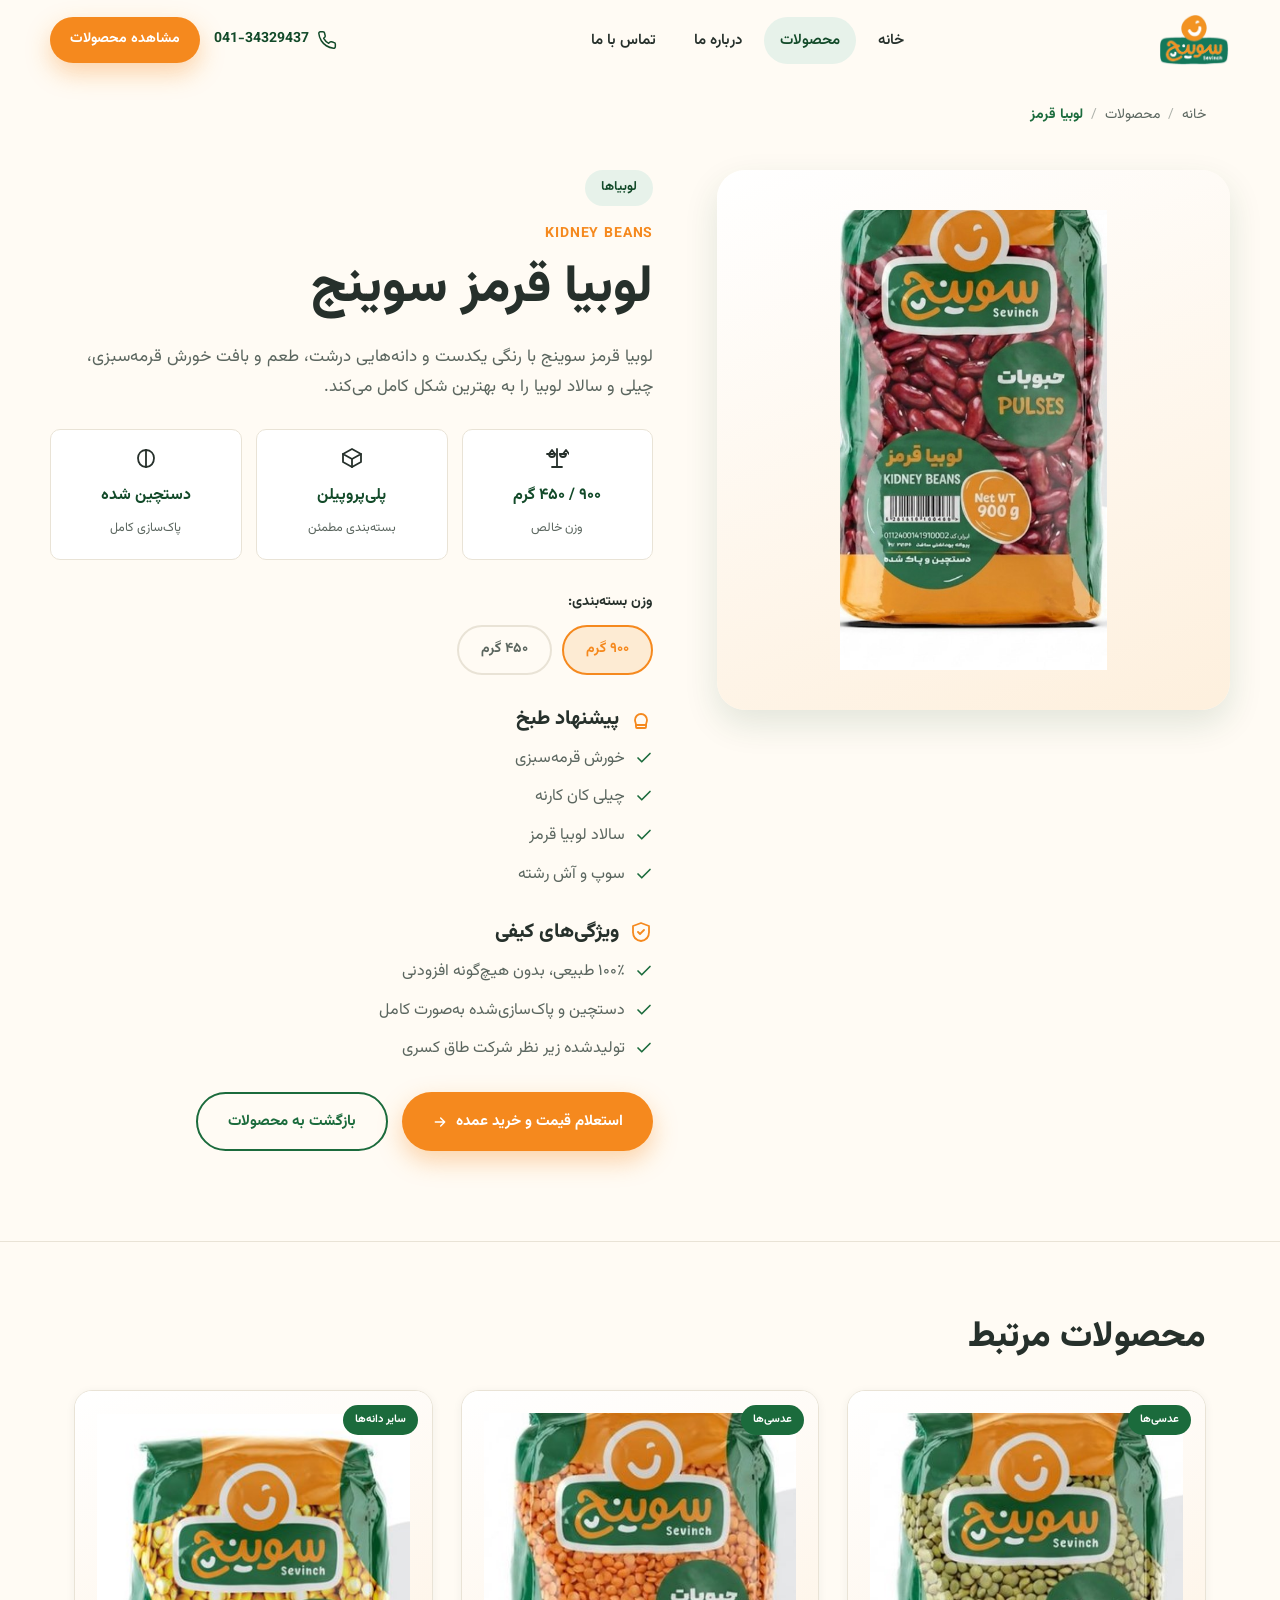
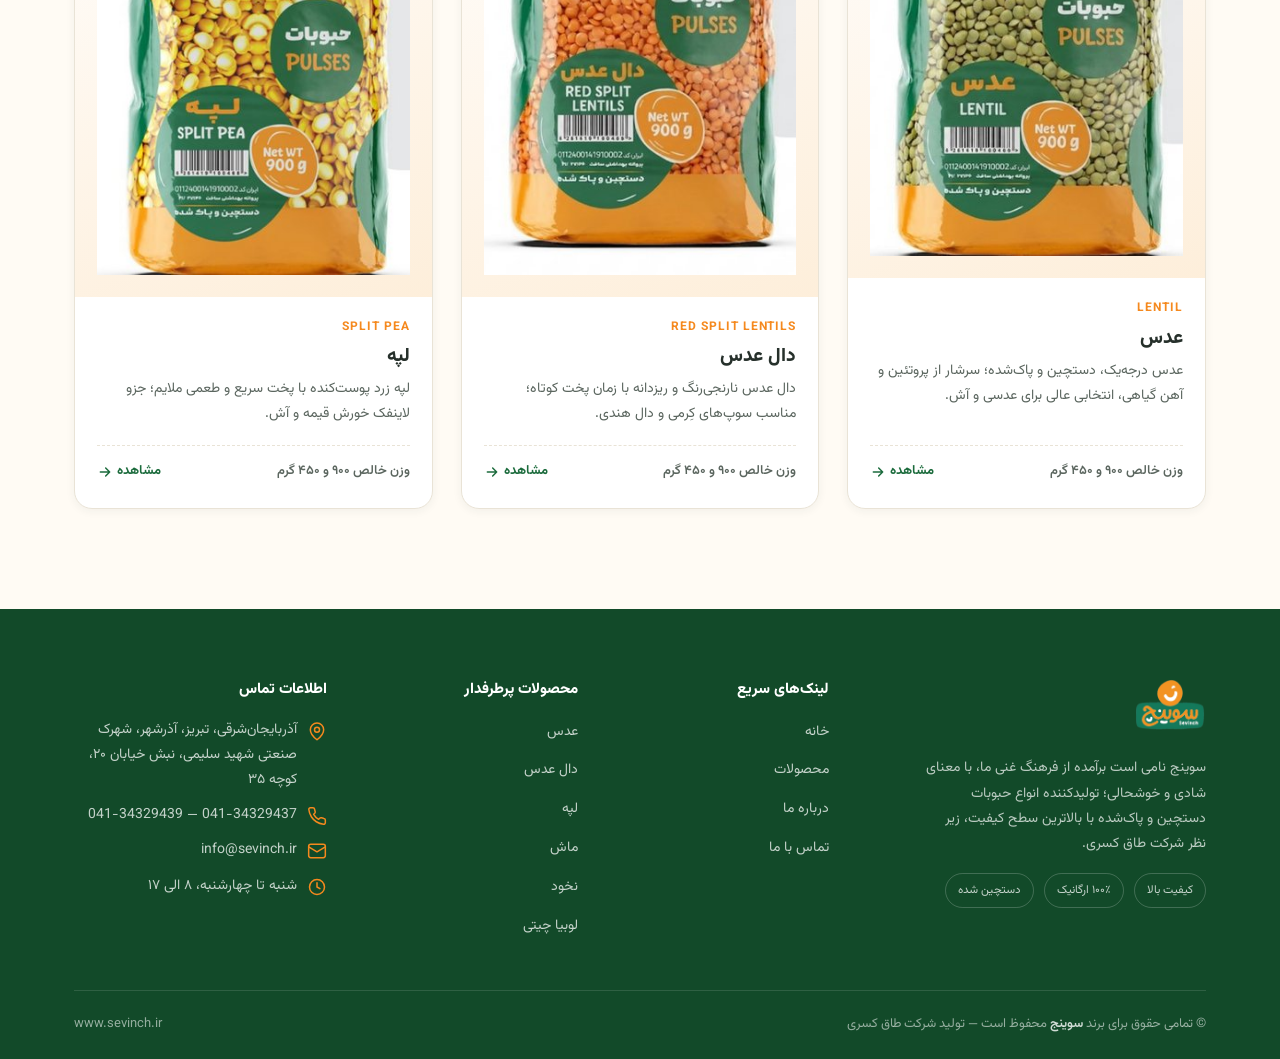
<file: sevinch-website/products/kidney-bean.html>
<!DOCTYPE html>
<html lang="fa" dir="rtl">
<head>
<meta charset="UTF-8">
<meta name="viewport" content="width=device-width, initial-scale=1.0">
<title>لوبیا قرمز سوینج | Kidney Beans — خرید حبوبات دستچین</title>
<meta name="description" content="لوبیا قرمز پرمغذی و خوش‌رنگ؛ جزو ارکان خورش قرمه‌سبزی و چیلی.">
<link rel="icon" type="image/png" href="../assets/img/favicon.png">
<link rel="apple-touch-icon" href="../assets/img/favicon.png">
<link rel="preconnect" href="https://fonts.googleapis.com">
<link rel="preconnect" href="https://fonts.gstatic.com" crossorigin>
<link href="https://fonts.googleapis.com/css2?family=Vazirmatn:wght@400;500;600;700;800;900&display=swap" rel="stylesheet">
<link rel="stylesheet" href="../assets/css/style.css">
<noscript><style>.reveal{transform:none!important}</style></noscript>
</head>
<body class="">
<header class="site-header">
  <div class="container header-inner">
    <a href="../index.html" class="logo">
      <img src="../assets/img/logo.png" alt="سوینج Sevinch" class="logo-img">
    </a>
    <nav class="nav-links">
      <a href="../index.html" class="">خانه</a>
<a href="../products.html" class="active">محصولات</a>
<a href="../about.html" class="">درباره ما</a>
<a href="../contact.html" class="">تماس با ما</a>

    </nav>
    <div class="header-actions">
      <a class="header-phone" href="tel:041-34329437">
        <svg width="20" height="20" viewBox="0 0 24 24" fill="none" stroke="currentColor" stroke-width="1.8" stroke-linecap="round" stroke-linejoin="round"><path d="M22 16.9v3a2 2 0 0 1-2.2 2 19.8 19.8 0 0 1-8.6-3 19.5 19.5 0 0 1-6-6 19.8 19.8 0 0 1-3-8.7A2 2 0 0 1 4.1 2h3a2 2 0 0 1 2 1.7c.1 1 .4 2 .7 3a2 2 0 0 1-.5 2L8 10a16 16 0 0 0 6 6l1.3-1.3a2 2 0 0 1 2-.5c1 .3 2 .5 3 .7a2 2 0 0 1 1.7 2Z"/></svg>
        <span>041-34329437</span>
      </a>
      <a href="../products.html" class="btn btn-primary btn-sm">مشاهده محصولات</a>
      <button class="burger" aria-label="منو"><span></span></button>
    </div>
  </div>
</header>

<div class="container">
  <div class="breadcrumb">
    <a href="../index.html">خانه</a><span class="sep">/</span>
    <a href="../products.html">محصولات</a><span class="sep">/</span>
    <span class="current">لوبیا قرمز</span>
  </div>
</div>

<section>
  <div class="container product-detail">
    <div class="pd-gallery reveal">
      <div class="frame">
        <img src="../assets/img/products/kidney-bean.jpg" alt="لوبیا قرمز سوینج - Kidney Beans">
      </div>
    </div>
    <div class="pd-info reveal">
      <span class="cat-tag">لوبیاها</span>
      <div class="en-name">Kidney Beans</div>
      <h1>لوبیا قرمز سوینج</h1>
      <p class="lead">لوبیا قرمز سوینج با رنگی یکدست و دانه‌هایی درشت، طعم و بافت خورش قرمه‌سبزی، چیلی و سالاد لوبیا را به بهترین شکل کامل می‌کند.</p>

      <div class="pd-specs">
        <div class="spec"><svg width="24" height="24" viewBox="0 0 24 24" fill="none" stroke="currentColor" stroke-width="1.8" stroke-linecap="round" stroke-linejoin="round"><path d="M12 3v18M7 21h10"/><path d="m4 8 3-4 3 4M2 8h6M18 8l3-4 3 4M15 8h6"/><path d="M4 8a3 3 0 0 0 6 0M15 8a3 3 0 0 0 6 0"/></svg><b>۹۰۰ / ۴۵۰ گرم</b><span>وزن خالص</span></div>
        <div class="spec"><svg width="24" height="24" viewBox="0 0 24 24" fill="none" stroke="currentColor" stroke-width="1.8" stroke-linecap="round" stroke-linejoin="round"><path d="m21 8-9-5-9 5 9 5 9-5Z"/><path d="M3 8v8l9 5 9-5V8"/><path d="M12 13v8"/></svg><b>پلی‌پروپیلن</b><span>بسته‌بندی مطمئن</span></div>
        <div class="spec"><svg width="24" height="24" viewBox="0 0 24 24" fill="none" stroke="currentColor" stroke-width="1.8" stroke-linecap="round" stroke-linejoin="round"><path d="M12 21C7 21 4 17 4 12c0-4 3-8 8-8 5 0 8 4 8 8 0 5-3 9-8 9Z"/><path d="M12 4v17"/></svg><b>دستچین شده</b><span>پاک‌سازی کامل</span></div>
      </div>

      <div class="pd-info-weights">
        <b style="font-size:14px;display:block;margin-bottom:10px">وزن بسته‌بندی:</b>
        <div class="weights">
          <span class="weight-pill active">۹۰۰ گرم</span>
          <span class="weight-pill">۴۵۰ گرم</span>
        </div>
      </div>

      <div class="pd-block">
        <h3><svg width="24" height="24" viewBox="0 0 24 24" fill="none" stroke="currentColor" stroke-width="1.8" stroke-linecap="round" stroke-linejoin="round"><path d="M6 13a6 6 0 1 1 12 0c0 2-1 3-1 5H7c0-2-1-3-1-5Z"/><path d="M7 18h10v2a1 1 0 0 1-1 1H8a1 1 0 0 1-1-1v-2Z"/></svg> پیشنهاد طبخ</h3>
        <ul><li><svg width="18" height="18" viewBox="0 0 24 24" fill="none" stroke="currentColor" stroke-width="2.2" stroke-linecap="round" stroke-linejoin="round"><path d="m20 6-11 11-5-5"/></svg><span>خورش قرمه‌سبزی</span></li><li><svg width="18" height="18" viewBox="0 0 24 24" fill="none" stroke="currentColor" stroke-width="2.2" stroke-linecap="round" stroke-linejoin="round"><path d="m20 6-11 11-5-5"/></svg><span>چیلی کان کارنه</span></li><li><svg width="18" height="18" viewBox="0 0 24 24" fill="none" stroke="currentColor" stroke-width="2.2" stroke-linecap="round" stroke-linejoin="round"><path d="m20 6-11 11-5-5"/></svg><span>سالاد لوبیا قرمز</span></li><li><svg width="18" height="18" viewBox="0 0 24 24" fill="none" stroke="currentColor" stroke-width="2.2" stroke-linecap="round" stroke-linejoin="round"><path d="m20 6-11 11-5-5"/></svg><span>سوپ و آش رشته</span></li></ul>
      </div>

      <div class="pd-block">
        <h3><svg width="24" height="24" viewBox="0 0 24 24" fill="none" stroke="currentColor" stroke-width="1.8" stroke-linecap="round" stroke-linejoin="round"><path d="M12 3 4 6v6c0 4.8 3.2 8.2 8 9 4.8-.8 8-4.2 8-9V6l-8-3Z"/><path d="m9 12 2 2 4-4"/></svg> ویژگی‌های کیفی</h3>
        <ul>
          <li><svg width="18" height="18" viewBox="0 0 24 24" fill="none" stroke="currentColor" stroke-width="2.2" stroke-linecap="round" stroke-linejoin="round"><path d="m20 6-11 11-5-5"/></svg><span>۱۰۰٪ طبیعی، بدون هیچ‌گونه افزودنی</span></li>
          <li><svg width="18" height="18" viewBox="0 0 24 24" fill="none" stroke="currentColor" stroke-width="2.2" stroke-linecap="round" stroke-linejoin="round"><path d="m20 6-11 11-5-5"/></svg><span>دستچین و پاک‌سازی‌شده به‌صورت کامل</span></li>
          <li><svg width="18" height="18" viewBox="0 0 24 24" fill="none" stroke="currentColor" stroke-width="2.2" stroke-linecap="round" stroke-linejoin="round"><path d="m20 6-11 11-5-5"/></svg><span>تولید‌شده زیر نظر شرکت طاق کسری</span></li>
        </ul>
      </div>

      <div class="pd-actions">
        <a href="../contact.html" class="btn btn-primary">استعلام قیمت و خرید عمده <svg width="16" height="16" viewBox="0 0 24 24" fill="none" stroke="currentColor" stroke-width="2.2" stroke-linecap="round" stroke-linejoin="round"><path d="M5 12h14M13 6l6 6-6 6"/></svg></a>
        <a href="../products.html" class="btn btn-outline">بازگشت به محصولات</a>
      </div>
    </div>
  </div>
</section>

<section class="related-section">
  <div class="container">
    <h2 class="related-title reveal">محصولات مرتبط</h2>
    <div class="product-grid">
      <div class="product-card reveal" data-category="lentil">
  <a href="../products/lentil.html" class="thumb">
    <span class="tag">عدسی‌ها</span>
    <img src="../assets/img/products/lentil-thumb.jpg" alt="عدس سوینج">
  </a>
  <div class="body">
    <span class="en">Lentil</span>
    <h3><a href="../products/lentil.html">عدس</a></h3>
    <p class="desc">عدس درجه‌یک، دستچین و پاک‌شده؛ سرشار از پروتئین و آهن گیاهی، انتخابی عالی برای عدسی و آش.</p>
    <div class="meta">
      <span class="weight">وزن خالص ۹۰۰ و ۴۵۰ گرم</span>
      <a href="../products/lentil.html" class="more">مشاهده <svg width="16" height="16" viewBox="0 0 24 24" fill="none" stroke="currentColor" stroke-width="2.2" stroke-linecap="round" stroke-linejoin="round"><path d="M5 12h14M13 6l6 6-6 6"/></svg></a>
    </div>
  </div>
</div>
<div class="product-card reveal" data-category="lentil">
  <a href="../products/red-split-lentil.html" class="thumb">
    <span class="tag">عدسی‌ها</span>
    <img src="../assets/img/products/red-split-lentil-thumb.jpg" alt="دال عدس سوینج">
  </a>
  <div class="body">
    <span class="en">Red Split Lentils</span>
    <h3><a href="../products/red-split-lentil.html">دال عدس</a></h3>
    <p class="desc">دال عدس نارنجی‌رنگ و ریزدانه با زمان پخت کوتاه؛ مناسب سوپ‌های کِرمی و دال هندی.</p>
    <div class="meta">
      <span class="weight">وزن خالص ۹۰۰ و ۴۵۰ گرم</span>
      <a href="../products/red-split-lentil.html" class="more">مشاهده <svg width="16" height="16" viewBox="0 0 24 24" fill="none" stroke="currentColor" stroke-width="2.2" stroke-linecap="round" stroke-linejoin="round"><path d="M5 12h14M13 6l6 6-6 6"/></svg></a>
    </div>
  </div>
</div>
<div class="product-card reveal" data-category="other">
  <a href="../products/split-pea.html" class="thumb">
    <span class="tag">سایر دانه‌ها</span>
    <img src="../assets/img/products/split-pea-thumb.jpg" alt="لپه سوینج">
  </a>
  <div class="body">
    <span class="en">Split Pea</span>
    <h3><a href="../products/split-pea.html">لپه</a></h3>
    <p class="desc">لپه زرد پوست‌کنده با پخت سریع و طعمی ملایم؛ جزو لاینفک خورش قیمه و آش.</p>
    <div class="meta">
      <span class="weight">وزن خالص ۹۰۰ و ۴۵۰ گرم</span>
      <a href="../products/split-pea.html" class="more">مشاهده <svg width="16" height="16" viewBox="0 0 24 24" fill="none" stroke="currentColor" stroke-width="2.2" stroke-linecap="round" stroke-linejoin="round"><path d="M5 12h14M13 6l6 6-6 6"/></svg></a>
    </div>
  </div>
</div>

    </div>
  </div>
</section>
<footer class="site-footer">
  <div class="container">
    <div class="footer-grid">
      <div>
        <a href="../index.html" class="logo footer-logo">
      <img src="../assets/img/logo.png" alt="سوینج Sevinch" class="logo-img">
    </a>
        <p>سوینج نامی است برآمده از فرهنگ غنی ما، با معنای شادی و خوشحالی؛ تولیدکننده انواع حبوبات دستچین و پاک‌شده با بالاترین سطح کیفیت، زیر نظر شرکت طاق کسری.</p>
        <div class="footer-badges">
          <span>کیفیت بالا</span>
          <span>۱۰۰٪ ارگانیک</span>
          <span>دستچین شده</span>
        </div>
      </div>
      <div>
        <h4>لینک‌های سریع</h4>
        <ul>
          <li><a href="../index.html">خانه</a></li>
          <li><a href="../products.html">محصولات</a></li>
          <li><a href="../about.html">درباره ما</a></li>
          <li><a href="../contact.html">تماس با ما</a></li>
        </ul>
      </div>
      <div>
        <h4>محصولات پرطرفدار</h4>
        <ul>
          <li><a href="../products/lentil.html">عدس</a></li>
<li><a href="../products/red-split-lentil.html">دال عدس</a></li>
<li><a href="../products/split-pea.html">لپه</a></li>
<li><a href="../products/mung-bean.html">ماش</a></li>
<li><a href="../products/chickpea.html">نخود</a></li>
<li><a href="../products/pinto-bean.html">لوبیا چیتی</a></li>

        </ul>
      </div>
      <div>
        <h4>اطلاعات تماس</h4>
        <ul class="footer-contact">
          <li><svg width="20" height="20" viewBox="0 0 24 24" fill="none" stroke="currentColor" stroke-width="1.8" stroke-linecap="round" stroke-linejoin="round"><path d="M20 10.5c0 6-8 12-8 12s-8-6-8-12a8 8 0 1 1 16 0Z"/><circle cx="12" cy="10.5" r="3"/></svg><span>آذربایجان‌شرقی، تبریز، آذرشهر، شهرک صنعتی شهید سلیمی، نبش خیابان ۲۰، کوچه ۳۵</span></li>
          <li><svg width="20" height="20" viewBox="0 0 24 24" fill="none" stroke="currentColor" stroke-width="1.8" stroke-linecap="round" stroke-linejoin="round"><path d="M22 16.9v3a2 2 0 0 1-2.2 2 19.8 19.8 0 0 1-8.6-3 19.5 19.5 0 0 1-6-6 19.8 19.8 0 0 1-3-8.7A2 2 0 0 1 4.1 2h3a2 2 0 0 1 2 1.7c.1 1 .4 2 .7 3a2 2 0 0 1-.5 2L8 10a16 16 0 0 0 6 6l1.3-1.3a2 2 0 0 1 2-.5c1 .3 2 .5 3 .7a2 2 0 0 1 1.7 2Z"/></svg><span>041-34329437 — 041-34329439</span></li>
          <li><svg width="20" height="20" viewBox="0 0 24 24" fill="none" stroke="currentColor" stroke-width="1.8" stroke-linecap="round" stroke-linejoin="round"><rect x="2" y="4" width="20" height="16" rx="2.5"/><path d="m2 7 10 6 10-6"/></svg><span>info@sevinch.ir</span></li>
          <li><svg width="20" height="20" viewBox="0 0 24 24" fill="none" stroke="currentColor" stroke-width="1.8" stroke-linecap="round" stroke-linejoin="round"><circle cx="12" cy="12" r="9"/><path d="M12 7v5l3.5 2"/></svg><span>شنبه تا چهارشنبه، ۸ الی ۱۷</span></li>
        </ul>
      </div>
    </div>
    <div class="footer-bottom">
      <span>© تمامی حقوق برای برند <a href="../index.html">سوینج</a> محفوظ است — تولید شرکت طاق کسری</span>
      <span>www.sevinch.ir</span>
    </div>
  </div>
</footer>
<button class="back-to-top" aria-label="بازگشت به بالا"><svg width="20" height="20" viewBox="0 0 24 24" fill="none" stroke="currentColor" stroke-width="2.4" stroke-linecap="round" stroke-linejoin="round"><path d="M18 15l-6-6-6 6"/></svg></button>
<script src="../assets/js/main.js"></script>
</body>
</html>
</file>
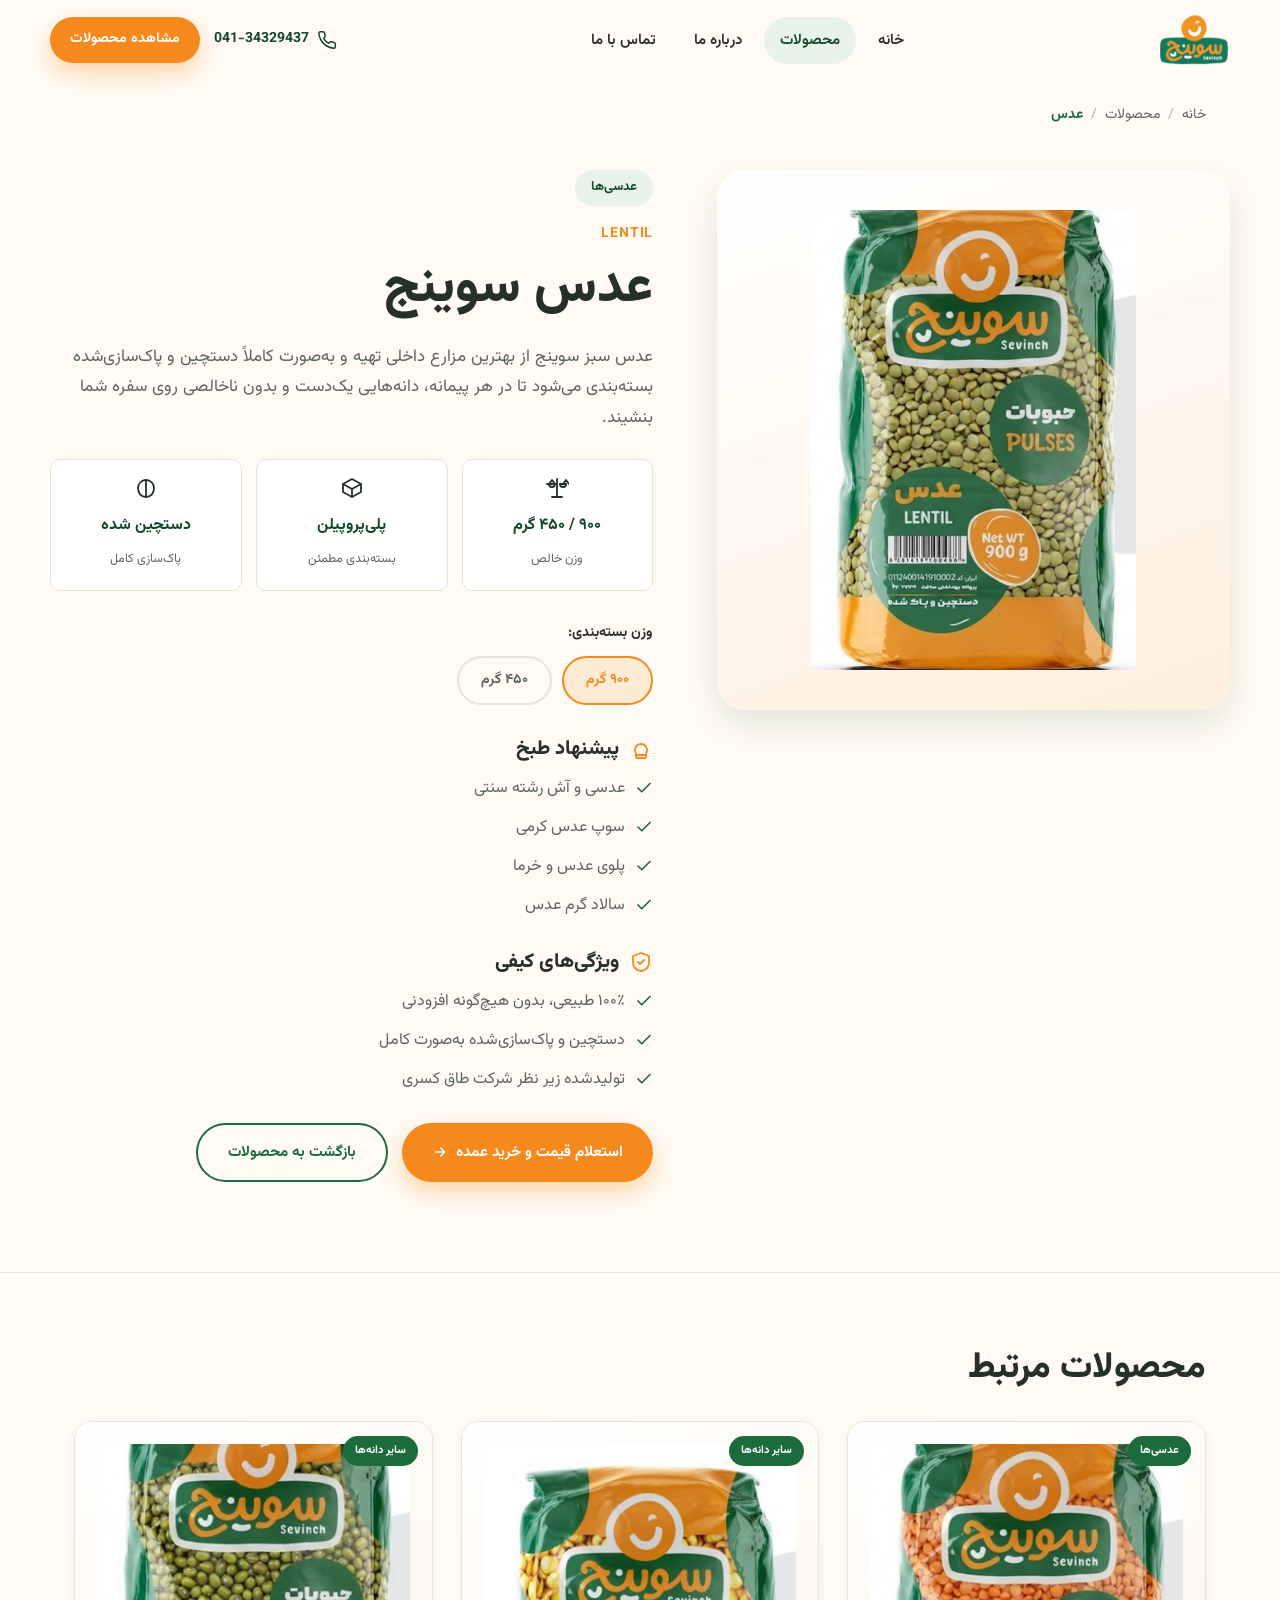
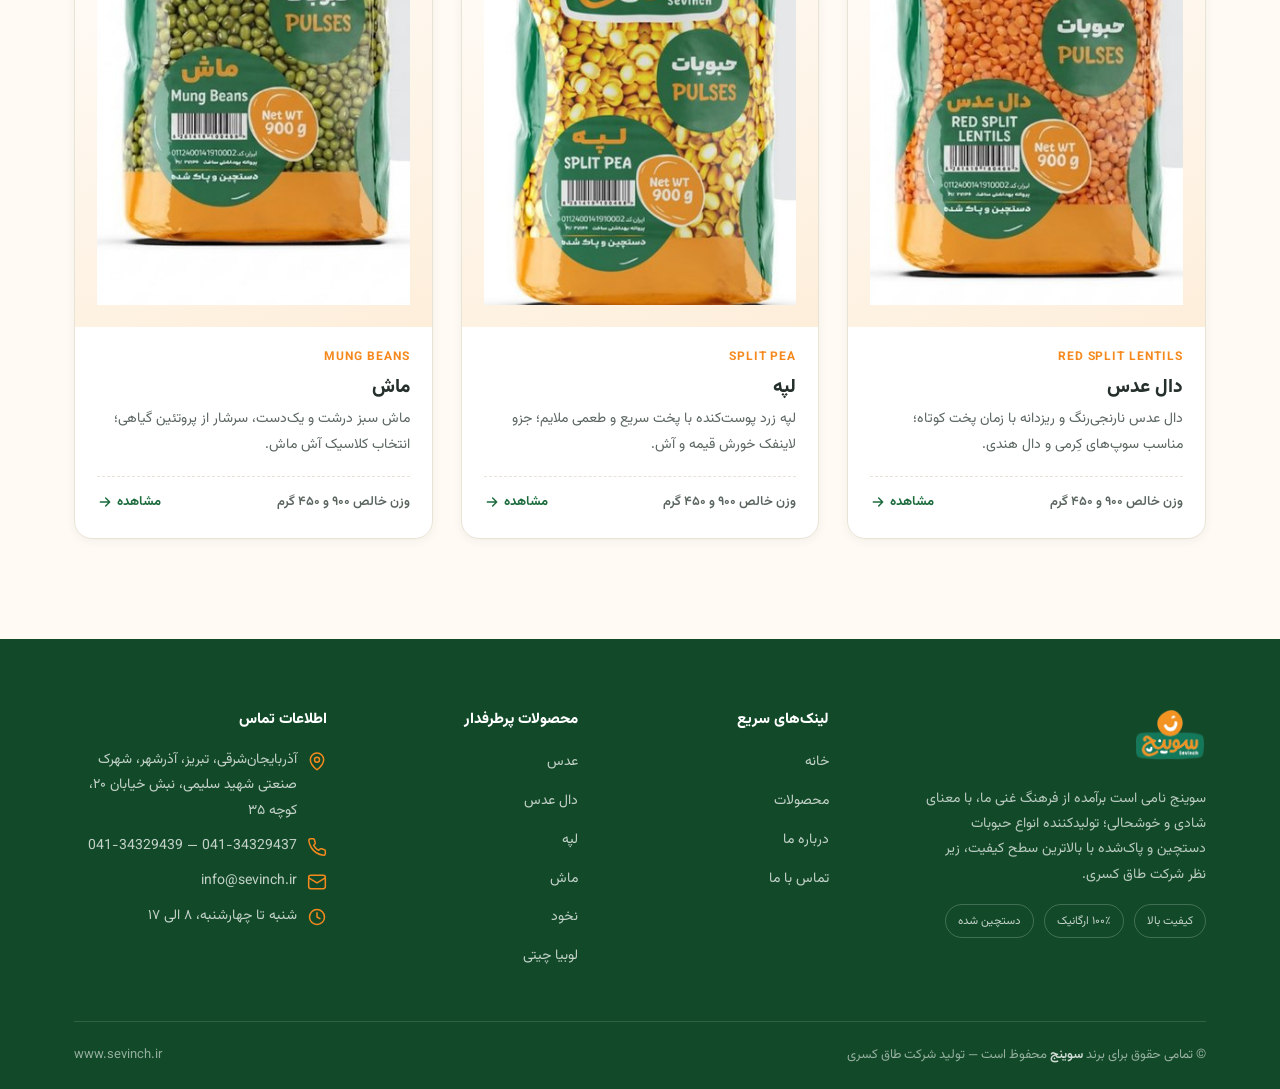
<file: sevinch-website/products/lentil.html>
<!DOCTYPE html>
<html lang="fa" dir="rtl">
<head>
<meta charset="UTF-8">
<meta name="viewport" content="width=device-width, initial-scale=1.0">
<title>عدس سوینج | Lentil — خرید حبوبات دستچین</title>
<meta name="description" content="عدس درجه‌یک، دستچین و پاک‌شده؛ سرشار از پروتئین و آهن گیاهی، انتخابی عالی برای عدسی و آش.">
<link rel="icon" type="image/png" href="../assets/img/favicon.png">
<link rel="apple-touch-icon" href="../assets/img/favicon.png">
<link rel="preconnect" href="https://fonts.googleapis.com">
<link rel="preconnect" href="https://fonts.gstatic.com" crossorigin>
<link href="https://fonts.googleapis.com/css2?family=Vazirmatn:wght@400;500;600;700;800;900&display=swap" rel="stylesheet">
<link rel="stylesheet" href="../assets/css/style.css">
<noscript><style>.reveal{transform:none!important}</style></noscript>
</head>
<body class="">
<header class="site-header">
  <div class="container header-inner">
    <a href="../index.html" class="logo">
      <img src="../assets/img/logo.png" alt="سوینج Sevinch" class="logo-img">
    </a>
    <nav class="nav-links">
      <a href="../index.html" class="">خانه</a>
<a href="../products.html" class="active">محصولات</a>
<a href="../about.html" class="">درباره ما</a>
<a href="../contact.html" class="">تماس با ما</a>

    </nav>
    <div class="header-actions">
      <a class="header-phone" href="tel:041-34329437">
        <svg width="20" height="20" viewBox="0 0 24 24" fill="none" stroke="currentColor" stroke-width="1.8" stroke-linecap="round" stroke-linejoin="round"><path d="M22 16.9v3a2 2 0 0 1-2.2 2 19.8 19.8 0 0 1-8.6-3 19.5 19.5 0 0 1-6-6 19.8 19.8 0 0 1-3-8.7A2 2 0 0 1 4.1 2h3a2 2 0 0 1 2 1.7c.1 1 .4 2 .7 3a2 2 0 0 1-.5 2L8 10a16 16 0 0 0 6 6l1.3-1.3a2 2 0 0 1 2-.5c1 .3 2 .5 3 .7a2 2 0 0 1 1.7 2Z"/></svg>
        <span>041-34329437</span>
      </a>
      <a href="../products.html" class="btn btn-primary btn-sm">مشاهده محصولات</a>
      <button class="burger" aria-label="منو"><span></span></button>
    </div>
  </div>
</header>

<div class="container">
  <div class="breadcrumb">
    <a href="../index.html">خانه</a><span class="sep">/</span>
    <a href="../products.html">محصولات</a><span class="sep">/</span>
    <span class="current">عدس</span>
  </div>
</div>

<section>
  <div class="container product-detail">
    <div class="pd-gallery reveal">
      <div class="frame">
        <img src="../assets/img/products/lentil.jpg" alt="عدس سوینج - Lentil">
      </div>
    </div>
    <div class="pd-info reveal">
      <span class="cat-tag">عدسی‌ها</span>
      <div class="en-name">Lentil</div>
      <h1>عدس سوینج</h1>
      <p class="lead">عدس سبز سوینج از بهترین مزارع داخلی تهیه و به‌صورت کاملاً دستچین و پاک‌سازی‌شده بسته‌بندی می‌شود تا در هر پیمانه، دانه‌هایی یک‌دست و بدون ناخالصی روی سفره شما بنشیند.</p>

      <div class="pd-specs">
        <div class="spec"><svg width="24" height="24" viewBox="0 0 24 24" fill="none" stroke="currentColor" stroke-width="1.8" stroke-linecap="round" stroke-linejoin="round"><path d="M12 3v18M7 21h10"/><path d="m4 8 3-4 3 4M2 8h6M18 8l3-4 3 4M15 8h6"/><path d="M4 8a3 3 0 0 0 6 0M15 8a3 3 0 0 0 6 0"/></svg><b>۹۰۰ / ۴۵۰ گرم</b><span>وزن خالص</span></div>
        <div class="spec"><svg width="24" height="24" viewBox="0 0 24 24" fill="none" stroke="currentColor" stroke-width="1.8" stroke-linecap="round" stroke-linejoin="round"><path d="m21 8-9-5-9 5 9 5 9-5Z"/><path d="M3 8v8l9 5 9-5V8"/><path d="M12 13v8"/></svg><b>پلی‌پروپیلن</b><span>بسته‌بندی مطمئن</span></div>
        <div class="spec"><svg width="24" height="24" viewBox="0 0 24 24" fill="none" stroke="currentColor" stroke-width="1.8" stroke-linecap="round" stroke-linejoin="round"><path d="M12 21C7 21 4 17 4 12c0-4 3-8 8-8 5 0 8 4 8 8 0 5-3 9-8 9Z"/><path d="M12 4v17"/></svg><b>دستچین شده</b><span>پاک‌سازی کامل</span></div>
      </div>

      <div class="pd-info-weights">
        <b style="font-size:14px;display:block;margin-bottom:10px">وزن بسته‌بندی:</b>
        <div class="weights">
          <span class="weight-pill active">۹۰۰ گرم</span>
          <span class="weight-pill">۴۵۰ گرم</span>
        </div>
      </div>

      <div class="pd-block">
        <h3><svg width="24" height="24" viewBox="0 0 24 24" fill="none" stroke="currentColor" stroke-width="1.8" stroke-linecap="round" stroke-linejoin="round"><path d="M6 13a6 6 0 1 1 12 0c0 2-1 3-1 5H7c0-2-1-3-1-5Z"/><path d="M7 18h10v2a1 1 0 0 1-1 1H8a1 1 0 0 1-1-1v-2Z"/></svg> پیشنهاد طبخ</h3>
        <ul><li><svg width="18" height="18" viewBox="0 0 24 24" fill="none" stroke="currentColor" stroke-width="2.2" stroke-linecap="round" stroke-linejoin="round"><path d="m20 6-11 11-5-5"/></svg><span>عدسی و آش رشته سنتی</span></li><li><svg width="18" height="18" viewBox="0 0 24 24" fill="none" stroke="currentColor" stroke-width="2.2" stroke-linecap="round" stroke-linejoin="round"><path d="m20 6-11 11-5-5"/></svg><span>سوپ عدس کرمی</span></li><li><svg width="18" height="18" viewBox="0 0 24 24" fill="none" stroke="currentColor" stroke-width="2.2" stroke-linecap="round" stroke-linejoin="round"><path d="m20 6-11 11-5-5"/></svg><span>پلوی عدس و خرما</span></li><li><svg width="18" height="18" viewBox="0 0 24 24" fill="none" stroke="currentColor" stroke-width="2.2" stroke-linecap="round" stroke-linejoin="round"><path d="m20 6-11 11-5-5"/></svg><span>سالاد گرم عدس</span></li></ul>
      </div>

      <div class="pd-block">
        <h3><svg width="24" height="24" viewBox="0 0 24 24" fill="none" stroke="currentColor" stroke-width="1.8" stroke-linecap="round" stroke-linejoin="round"><path d="M12 3 4 6v6c0 4.8 3.2 8.2 8 9 4.8-.8 8-4.2 8-9V6l-8-3Z"/><path d="m9 12 2 2 4-4"/></svg> ویژگی‌های کیفی</h3>
        <ul>
          <li><svg width="18" height="18" viewBox="0 0 24 24" fill="none" stroke="currentColor" stroke-width="2.2" stroke-linecap="round" stroke-linejoin="round"><path d="m20 6-11 11-5-5"/></svg><span>۱۰۰٪ طبیعی، بدون هیچ‌گونه افزودنی</span></li>
          <li><svg width="18" height="18" viewBox="0 0 24 24" fill="none" stroke="currentColor" stroke-width="2.2" stroke-linecap="round" stroke-linejoin="round"><path d="m20 6-11 11-5-5"/></svg><span>دستچین و پاک‌سازی‌شده به‌صورت کامل</span></li>
          <li><svg width="18" height="18" viewBox="0 0 24 24" fill="none" stroke="currentColor" stroke-width="2.2" stroke-linecap="round" stroke-linejoin="round"><path d="m20 6-11 11-5-5"/></svg><span>تولید‌شده زیر نظر شرکت طاق کسری</span></li>
        </ul>
      </div>

      <div class="pd-actions">
        <a href="../contact.html" class="btn btn-primary">استعلام قیمت و خرید عمده <svg width="16" height="16" viewBox="0 0 24 24" fill="none" stroke="currentColor" stroke-width="2.2" stroke-linecap="round" stroke-linejoin="round"><path d="M5 12h14M13 6l6 6-6 6"/></svg></a>
        <a href="../products.html" class="btn btn-outline">بازگشت به محصولات</a>
      </div>
    </div>
  </div>
</section>

<section class="related-section">
  <div class="container">
    <h2 class="related-title reveal">محصولات مرتبط</h2>
    <div class="product-grid">
      <div class="product-card reveal" data-category="lentil">
  <a href="../products/red-split-lentil.html" class="thumb">
    <span class="tag">عدسی‌ها</span>
    <img src="../assets/img/products/red-split-lentil-thumb.jpg" alt="دال عدس سوینج">
  </a>
  <div class="body">
    <span class="en">Red Split Lentils</span>
    <h3><a href="../products/red-split-lentil.html">دال عدس</a></h3>
    <p class="desc">دال عدس نارنجی‌رنگ و ریزدانه با زمان پخت کوتاه؛ مناسب سوپ‌های کِرمی و دال هندی.</p>
    <div class="meta">
      <span class="weight">وزن خالص ۹۰۰ و ۴۵۰ گرم</span>
      <a href="../products/red-split-lentil.html" class="more">مشاهده <svg width="16" height="16" viewBox="0 0 24 24" fill="none" stroke="currentColor" stroke-width="2.2" stroke-linecap="round" stroke-linejoin="round"><path d="M5 12h14M13 6l6 6-6 6"/></svg></a>
    </div>
  </div>
</div>
<div class="product-card reveal" data-category="other">
  <a href="../products/split-pea.html" class="thumb">
    <span class="tag">سایر دانه‌ها</span>
    <img src="../assets/img/products/split-pea-thumb.jpg" alt="لپه سوینج">
  </a>
  <div class="body">
    <span class="en">Split Pea</span>
    <h3><a href="../products/split-pea.html">لپه</a></h3>
    <p class="desc">لپه زرد پوست‌کنده با پخت سریع و طعمی ملایم؛ جزو لاینفک خورش قیمه و آش.</p>
    <div class="meta">
      <span class="weight">وزن خالص ۹۰۰ و ۴۵۰ گرم</span>
      <a href="../products/split-pea.html" class="more">مشاهده <svg width="16" height="16" viewBox="0 0 24 24" fill="none" stroke="currentColor" stroke-width="2.2" stroke-linecap="round" stroke-linejoin="round"><path d="M5 12h14M13 6l6 6-6 6"/></svg></a>
    </div>
  </div>
</div>
<div class="product-card reveal" data-category="other">
  <a href="../products/mung-bean.html" class="thumb">
    <span class="tag">سایر دانه‌ها</span>
    <img src="../assets/img/products/mung-bean-thumb.jpg" alt="ماش سوینج">
  </a>
  <div class="body">
    <span class="en">Mung Beans</span>
    <h3><a href="../products/mung-bean.html">ماش</a></h3>
    <p class="desc">ماش سبز درشت و یک‌دست، سرشار از پروتئین گیاهی؛ انتخاب کلاسیک آش ماش.</p>
    <div class="meta">
      <span class="weight">وزن خالص ۹۰۰ و ۴۵۰ گرم</span>
      <a href="../products/mung-bean.html" class="more">مشاهده <svg width="16" height="16" viewBox="0 0 24 24" fill="none" stroke="currentColor" stroke-width="2.2" stroke-linecap="round" stroke-linejoin="round"><path d="M5 12h14M13 6l6 6-6 6"/></svg></a>
    </div>
  </div>
</div>

    </div>
  </div>
</section>
<footer class="site-footer">
  <div class="container">
    <div class="footer-grid">
      <div>
        <a href="../index.html" class="logo footer-logo">
      <img src="../assets/img/logo.png" alt="سوینج Sevinch" class="logo-img">
    </a>
        <p>سوینج نامی است برآمده از فرهنگ غنی ما، با معنای شادی و خوشحالی؛ تولیدکننده انواع حبوبات دستچین و پاک‌شده با بالاترین سطح کیفیت، زیر نظر شرکت طاق کسری.</p>
        <div class="footer-badges">
          <span>کیفیت بالا</span>
          <span>۱۰۰٪ ارگانیک</span>
          <span>دستچین شده</span>
        </div>
      </div>
      <div>
        <h4>لینک‌های سریع</h4>
        <ul>
          <li><a href="../index.html">خانه</a></li>
          <li><a href="../products.html">محصولات</a></li>
          <li><a href="../about.html">درباره ما</a></li>
          <li><a href="../contact.html">تماس با ما</a></li>
        </ul>
      </div>
      <div>
        <h4>محصولات پرطرفدار</h4>
        <ul>
          <li><a href="../products/lentil.html">عدس</a></li>
<li><a href="../products/red-split-lentil.html">دال عدس</a></li>
<li><a href="../products/split-pea.html">لپه</a></li>
<li><a href="../products/mung-bean.html">ماش</a></li>
<li><a href="../products/chickpea.html">نخود</a></li>
<li><a href="../products/pinto-bean.html">لوبیا چیتی</a></li>

        </ul>
      </div>
      <div>
        <h4>اطلاعات تماس</h4>
        <ul class="footer-contact">
          <li><svg width="20" height="20" viewBox="0 0 24 24" fill="none" stroke="currentColor" stroke-width="1.8" stroke-linecap="round" stroke-linejoin="round"><path d="M20 10.5c0 6-8 12-8 12s-8-6-8-12a8 8 0 1 1 16 0Z"/><circle cx="12" cy="10.5" r="3"/></svg><span>آذربایجان‌شرقی، تبریز، آذرشهر، شهرک صنعتی شهید سلیمی، نبش خیابان ۲۰، کوچه ۳۵</span></li>
          <li><svg width="20" height="20" viewBox="0 0 24 24" fill="none" stroke="currentColor" stroke-width="1.8" stroke-linecap="round" stroke-linejoin="round"><path d="M22 16.9v3a2 2 0 0 1-2.2 2 19.8 19.8 0 0 1-8.6-3 19.5 19.5 0 0 1-6-6 19.8 19.8 0 0 1-3-8.7A2 2 0 0 1 4.1 2h3a2 2 0 0 1 2 1.7c.1 1 .4 2 .7 3a2 2 0 0 1-.5 2L8 10a16 16 0 0 0 6 6l1.3-1.3a2 2 0 0 1 2-.5c1 .3 2 .5 3 .7a2 2 0 0 1 1.7 2Z"/></svg><span>041-34329437 — 041-34329439</span></li>
          <li><svg width="20" height="20" viewBox="0 0 24 24" fill="none" stroke="currentColor" stroke-width="1.8" stroke-linecap="round" stroke-linejoin="round"><rect x="2" y="4" width="20" height="16" rx="2.5"/><path d="m2 7 10 6 10-6"/></svg><span>info@sevinch.ir</span></li>
          <li><svg width="20" height="20" viewBox="0 0 24 24" fill="none" stroke="currentColor" stroke-width="1.8" stroke-linecap="round" stroke-linejoin="round"><circle cx="12" cy="12" r="9"/><path d="M12 7v5l3.5 2"/></svg><span>شنبه تا چهارشنبه، ۸ الی ۱۷</span></li>
        </ul>
      </div>
    </div>
    <div class="footer-bottom">
      <span>© تمامی حقوق برای برند <a href="../index.html">سوینج</a> محفوظ است — تولید شرکت طاق کسری</span>
      <span>www.sevinch.ir</span>
    </div>
  </div>
</footer>
<button class="back-to-top" aria-label="بازگشت به بالا"><svg width="20" height="20" viewBox="0 0 24 24" fill="none" stroke="currentColor" stroke-width="2.4" stroke-linecap="round" stroke-linejoin="round"><path d="M18 15l-6-6-6 6"/></svg></button>
<script src="../assets/js/main.js"></script>
</body>
</html>
</file>
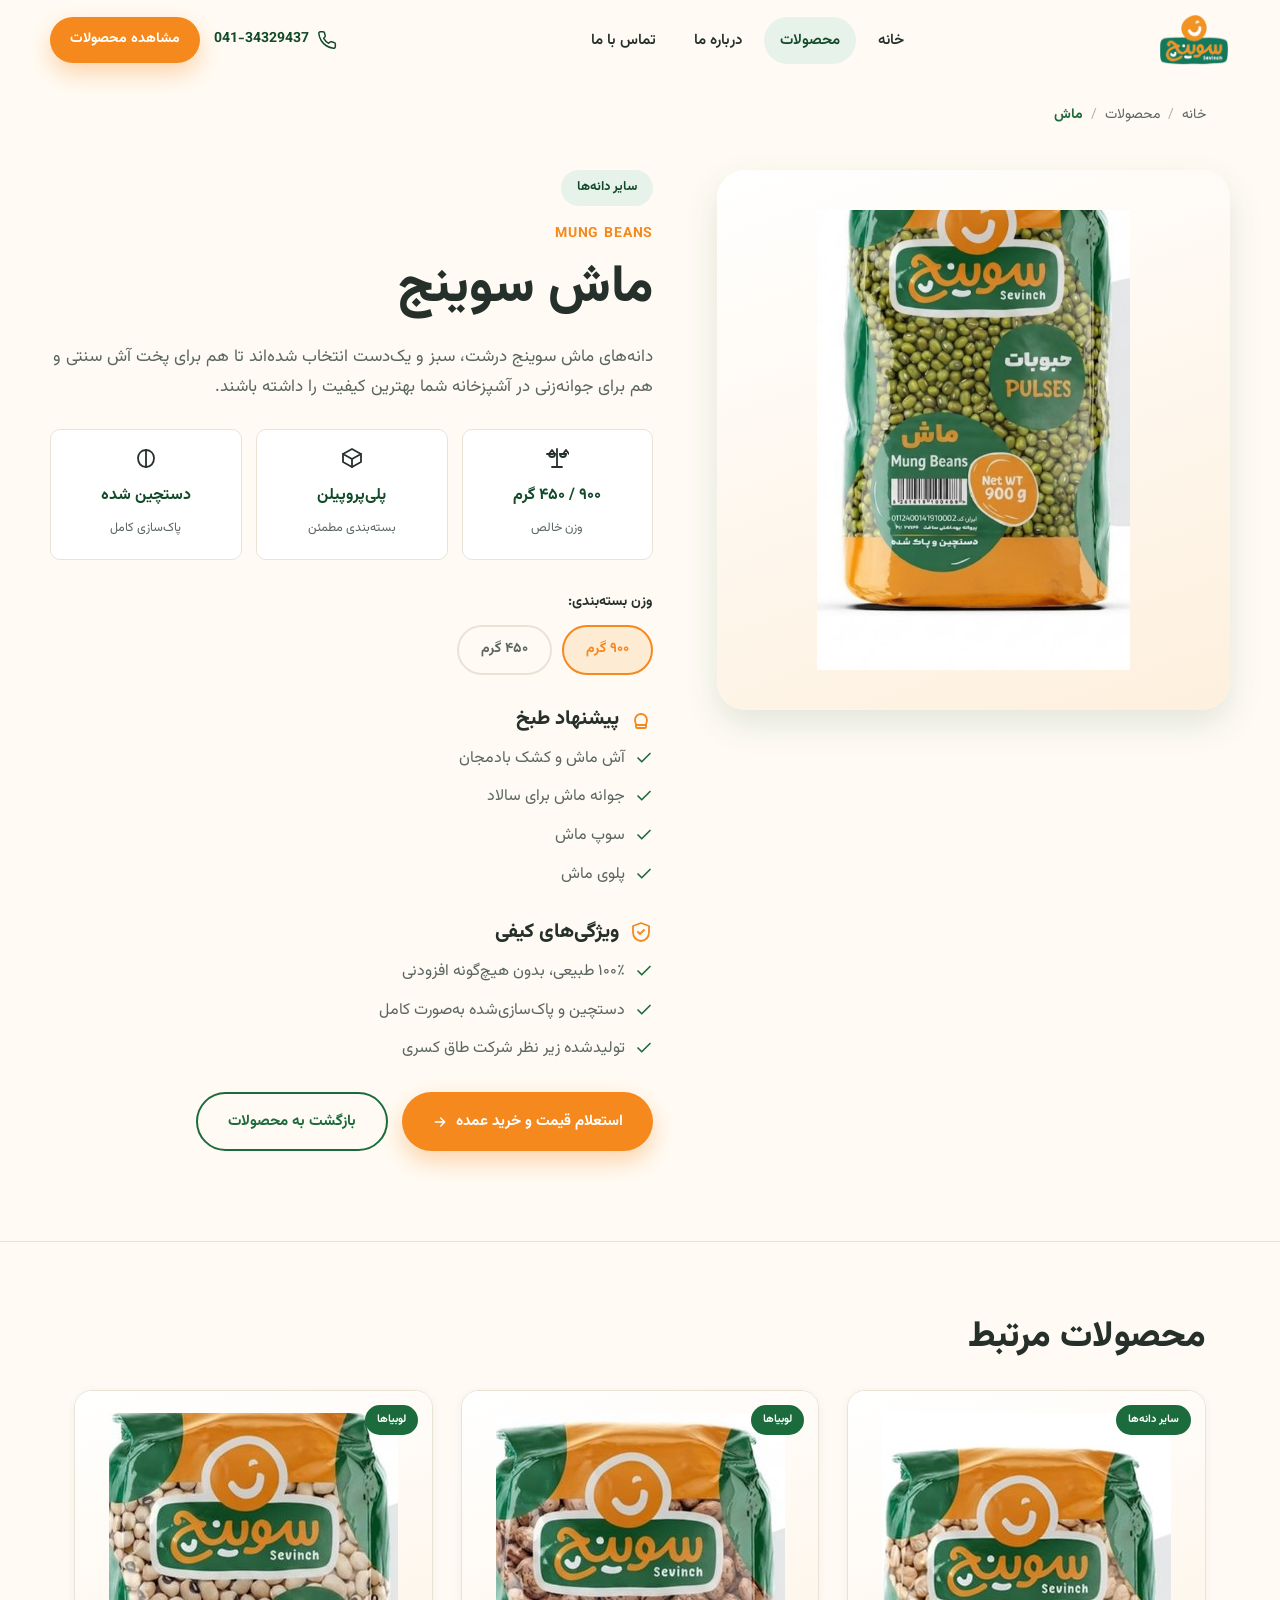
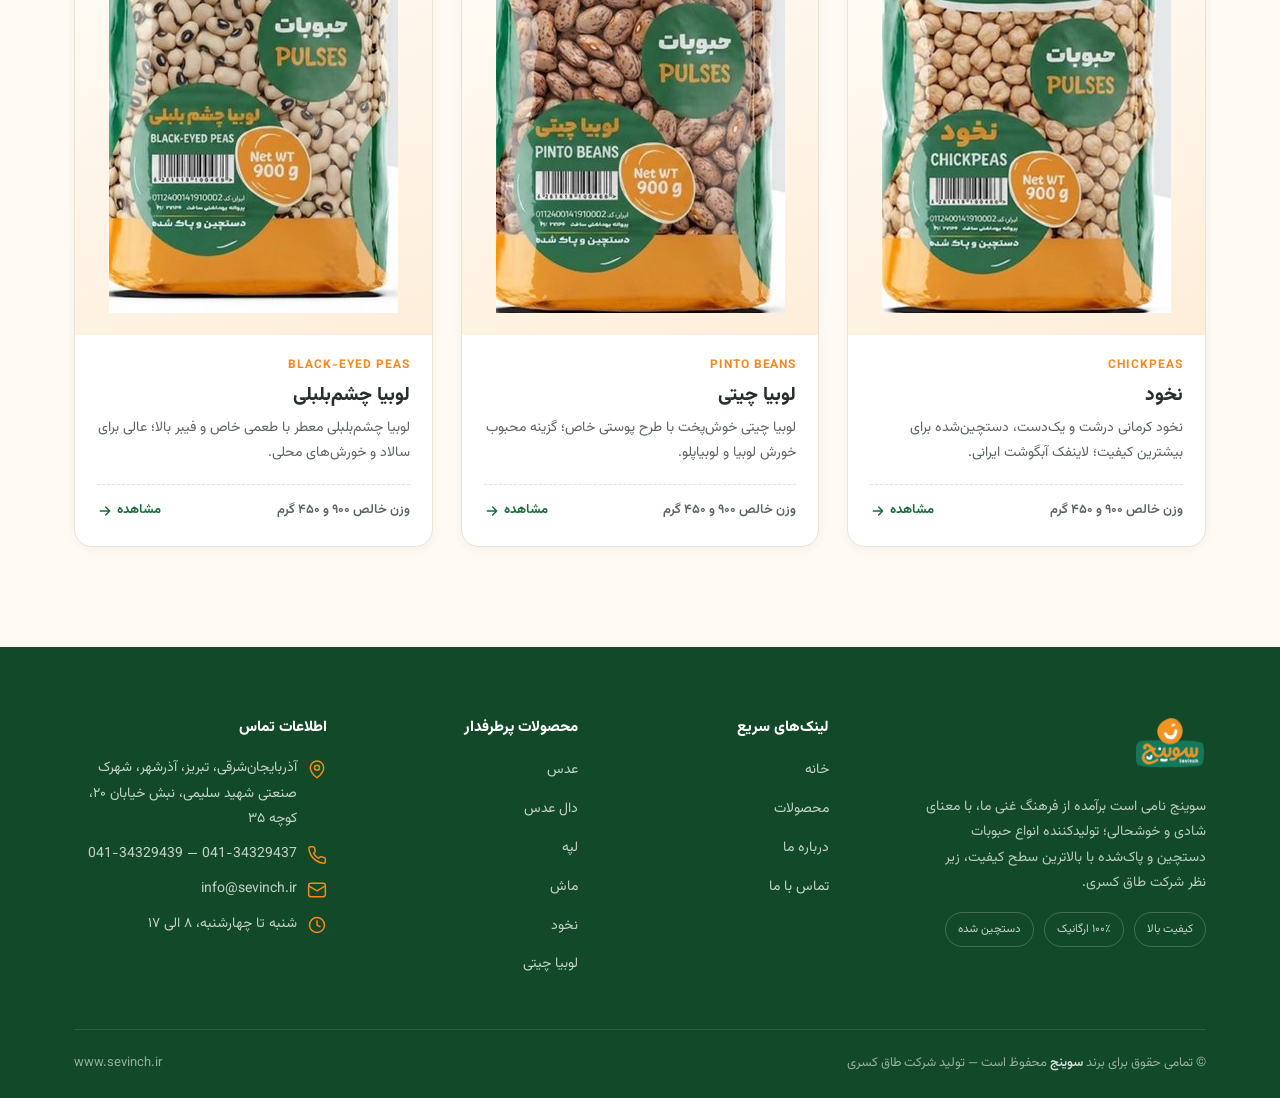
<file: sevinch-website/products/mung-bean.html>
<!DOCTYPE html>
<html lang="fa" dir="rtl">
<head>
<meta charset="UTF-8">
<meta name="viewport" content="width=device-width, initial-scale=1.0">
<title>ماش سوینج | Mung Beans — خرید حبوبات دستچین</title>
<meta name="description" content="ماش سبز درشت و یک‌دست، سرشار از پروتئین گیاهی؛ انتخاب کلاسیک آش ماش.">
<link rel="icon" type="image/png" href="../assets/img/favicon.png">
<link rel="apple-touch-icon" href="../assets/img/favicon.png">
<link rel="preconnect" href="https://fonts.googleapis.com">
<link rel="preconnect" href="https://fonts.gstatic.com" crossorigin>
<link href="https://fonts.googleapis.com/css2?family=Vazirmatn:wght@400;500;600;700;800;900&display=swap" rel="stylesheet">
<link rel="stylesheet" href="../assets/css/style.css">
<noscript><style>.reveal{transform:none!important}</style></noscript>
</head>
<body class="">
<header class="site-header">
  <div class="container header-inner">
    <a href="../index.html" class="logo">
      <img src="../assets/img/logo.png" alt="سوینج Sevinch" class="logo-img">
    </a>
    <nav class="nav-links">
      <a href="../index.html" class="">خانه</a>
<a href="../products.html" class="active">محصولات</a>
<a href="../about.html" class="">درباره ما</a>
<a href="../contact.html" class="">تماس با ما</a>

    </nav>
    <div class="header-actions">
      <a class="header-phone" href="tel:041-34329437">
        <svg width="20" height="20" viewBox="0 0 24 24" fill="none" stroke="currentColor" stroke-width="1.8" stroke-linecap="round" stroke-linejoin="round"><path d="M22 16.9v3a2 2 0 0 1-2.2 2 19.8 19.8 0 0 1-8.6-3 19.5 19.5 0 0 1-6-6 19.8 19.8 0 0 1-3-8.7A2 2 0 0 1 4.1 2h3a2 2 0 0 1 2 1.7c.1 1 .4 2 .7 3a2 2 0 0 1-.5 2L8 10a16 16 0 0 0 6 6l1.3-1.3a2 2 0 0 1 2-.5c1 .3 2 .5 3 .7a2 2 0 0 1 1.7 2Z"/></svg>
        <span>041-34329437</span>
      </a>
      <a href="../products.html" class="btn btn-primary btn-sm">مشاهده محصولات</a>
      <button class="burger" aria-label="منو"><span></span></button>
    </div>
  </div>
</header>

<div class="container">
  <div class="breadcrumb">
    <a href="../index.html">خانه</a><span class="sep">/</span>
    <a href="../products.html">محصولات</a><span class="sep">/</span>
    <span class="current">ماش</span>
  </div>
</div>

<section>
  <div class="container product-detail">
    <div class="pd-gallery reveal">
      <div class="frame">
        <img src="../assets/img/products/mung-bean.jpg" alt="ماش سوینج - Mung Beans">
      </div>
    </div>
    <div class="pd-info reveal">
      <span class="cat-tag">سایر دانه‌ها</span>
      <div class="en-name">Mung Beans</div>
      <h1>ماش سوینج</h1>
      <p class="lead">دانه‌های ماش سوینج درشت، سبز و یک‌دست انتخاب شده‌اند تا هم برای پخت آش سنتی و هم برای جوانه‌زنی در آشپزخانه شما بهترین کیفیت را داشته باشند.</p>

      <div class="pd-specs">
        <div class="spec"><svg width="24" height="24" viewBox="0 0 24 24" fill="none" stroke="currentColor" stroke-width="1.8" stroke-linecap="round" stroke-linejoin="round"><path d="M12 3v18M7 21h10"/><path d="m4 8 3-4 3 4M2 8h6M18 8l3-4 3 4M15 8h6"/><path d="M4 8a3 3 0 0 0 6 0M15 8a3 3 0 0 0 6 0"/></svg><b>۹۰۰ / ۴۵۰ گرم</b><span>وزن خالص</span></div>
        <div class="spec"><svg width="24" height="24" viewBox="0 0 24 24" fill="none" stroke="currentColor" stroke-width="1.8" stroke-linecap="round" stroke-linejoin="round"><path d="m21 8-9-5-9 5 9 5 9-5Z"/><path d="M3 8v8l9 5 9-5V8"/><path d="M12 13v8"/></svg><b>پلی‌پروپیلن</b><span>بسته‌بندی مطمئن</span></div>
        <div class="spec"><svg width="24" height="24" viewBox="0 0 24 24" fill="none" stroke="currentColor" stroke-width="1.8" stroke-linecap="round" stroke-linejoin="round"><path d="M12 21C7 21 4 17 4 12c0-4 3-8 8-8 5 0 8 4 8 8 0 5-3 9-8 9Z"/><path d="M12 4v17"/></svg><b>دستچین شده</b><span>پاک‌سازی کامل</span></div>
      </div>

      <div class="pd-info-weights">
        <b style="font-size:14px;display:block;margin-bottom:10px">وزن بسته‌بندی:</b>
        <div class="weights">
          <span class="weight-pill active">۹۰۰ گرم</span>
          <span class="weight-pill">۴۵۰ گرم</span>
        </div>
      </div>

      <div class="pd-block">
        <h3><svg width="24" height="24" viewBox="0 0 24 24" fill="none" stroke="currentColor" stroke-width="1.8" stroke-linecap="round" stroke-linejoin="round"><path d="M6 13a6 6 0 1 1 12 0c0 2-1 3-1 5H7c0-2-1-3-1-5Z"/><path d="M7 18h10v2a1 1 0 0 1-1 1H8a1 1 0 0 1-1-1v-2Z"/></svg> پیشنهاد طبخ</h3>
        <ul><li><svg width="18" height="18" viewBox="0 0 24 24" fill="none" stroke="currentColor" stroke-width="2.2" stroke-linecap="round" stroke-linejoin="round"><path d="m20 6-11 11-5-5"/></svg><span>آش ماش و کشک بادمجان</span></li><li><svg width="18" height="18" viewBox="0 0 24 24" fill="none" stroke="currentColor" stroke-width="2.2" stroke-linecap="round" stroke-linejoin="round"><path d="m20 6-11 11-5-5"/></svg><span>جوانه ماش برای سالاد</span></li><li><svg width="18" height="18" viewBox="0 0 24 24" fill="none" stroke="currentColor" stroke-width="2.2" stroke-linecap="round" stroke-linejoin="round"><path d="m20 6-11 11-5-5"/></svg><span>سوپ ماش</span></li><li><svg width="18" height="18" viewBox="0 0 24 24" fill="none" stroke="currentColor" stroke-width="2.2" stroke-linecap="round" stroke-linejoin="round"><path d="m20 6-11 11-5-5"/></svg><span>پلوی ماش</span></li></ul>
      </div>

      <div class="pd-block">
        <h3><svg width="24" height="24" viewBox="0 0 24 24" fill="none" stroke="currentColor" stroke-width="1.8" stroke-linecap="round" stroke-linejoin="round"><path d="M12 3 4 6v6c0 4.8 3.2 8.2 8 9 4.8-.8 8-4.2 8-9V6l-8-3Z"/><path d="m9 12 2 2 4-4"/></svg> ویژگی‌های کیفی</h3>
        <ul>
          <li><svg width="18" height="18" viewBox="0 0 24 24" fill="none" stroke="currentColor" stroke-width="2.2" stroke-linecap="round" stroke-linejoin="round"><path d="m20 6-11 11-5-5"/></svg><span>۱۰۰٪ طبیعی، بدون هیچ‌گونه افزودنی</span></li>
          <li><svg width="18" height="18" viewBox="0 0 24 24" fill="none" stroke="currentColor" stroke-width="2.2" stroke-linecap="round" stroke-linejoin="round"><path d="m20 6-11 11-5-5"/></svg><span>دستچین و پاک‌سازی‌شده به‌صورت کامل</span></li>
          <li><svg width="18" height="18" viewBox="0 0 24 24" fill="none" stroke="currentColor" stroke-width="2.2" stroke-linecap="round" stroke-linejoin="round"><path d="m20 6-11 11-5-5"/></svg><span>تولید‌شده زیر نظر شرکت طاق کسری</span></li>
        </ul>
      </div>

      <div class="pd-actions">
        <a href="../contact.html" class="btn btn-primary">استعلام قیمت و خرید عمده <svg width="16" height="16" viewBox="0 0 24 24" fill="none" stroke="currentColor" stroke-width="2.2" stroke-linecap="round" stroke-linejoin="round"><path d="M5 12h14M13 6l6 6-6 6"/></svg></a>
        <a href="../products.html" class="btn btn-outline">بازگشت به محصولات</a>
      </div>
    </div>
  </div>
</section>

<section class="related-section">
  <div class="container">
    <h2 class="related-title reveal">محصولات مرتبط</h2>
    <div class="product-grid">
      <div class="product-card reveal" data-category="other">
  <a href="../products/chickpea.html" class="thumb">
    <span class="tag">سایر دانه‌ها</span>
    <img src="../assets/img/products/chickpea-thumb.jpg" alt="نخود سوینج">
  </a>
  <div class="body">
    <span class="en">Chickpeas</span>
    <h3><a href="../products/chickpea.html">نخود</a></h3>
    <p class="desc">نخود کرمانی درشت و یک‌دست، دستچین‌شده برای بیشترین کیفیت؛ لاینفک آبگوشت ایرانی.</p>
    <div class="meta">
      <span class="weight">وزن خالص ۹۰۰ و ۴۵۰ گرم</span>
      <a href="../products/chickpea.html" class="more">مشاهده <svg width="16" height="16" viewBox="0 0 24 24" fill="none" stroke="currentColor" stroke-width="2.2" stroke-linecap="round" stroke-linejoin="round"><path d="M5 12h14M13 6l6 6-6 6"/></svg></a>
    </div>
  </div>
</div>
<div class="product-card reveal" data-category="bean">
  <a href="../products/pinto-bean.html" class="thumb">
    <span class="tag">لوبیاها</span>
    <img src="../assets/img/products/pinto-bean-thumb.jpg" alt="لوبیا چیتی سوینج">
  </a>
  <div class="body">
    <span class="en">Pinto Beans</span>
    <h3><a href="../products/pinto-bean.html">لوبیا چیتی</a></h3>
    <p class="desc">لوبیا چیتی خوش‌پخت با طرح پوستی خاص؛ گزینه محبوب خورش لوبیا و لوبیاپلو.</p>
    <div class="meta">
      <span class="weight">وزن خالص ۹۰۰ و ۴۵۰ گرم</span>
      <a href="../products/pinto-bean.html" class="more">مشاهده <svg width="16" height="16" viewBox="0 0 24 24" fill="none" stroke="currentColor" stroke-width="2.2" stroke-linecap="round" stroke-linejoin="round"><path d="M5 12h14M13 6l6 6-6 6"/></svg></a>
    </div>
  </div>
</div>
<div class="product-card reveal" data-category="bean">
  <a href="../products/black-eyed-pea.html" class="thumb">
    <span class="tag">لوبیاها</span>
    <img src="../assets/img/products/black-eyed-pea-thumb.jpg" alt="لوبیا چشم‌بلبلی سوینج">
  </a>
  <div class="body">
    <span class="en">Black-Eyed Peas</span>
    <h3><a href="../products/black-eyed-pea.html">لوبیا چشم‌بلبلی</a></h3>
    <p class="desc">لوبیا چشم‌بلبلی معطر با طعمی خاص و فیبر بالا؛ عالی برای سالاد و خورش‌های محلی.</p>
    <div class="meta">
      <span class="weight">وزن خالص ۹۰۰ و ۴۵۰ گرم</span>
      <a href="../products/black-eyed-pea.html" class="more">مشاهده <svg width="16" height="16" viewBox="0 0 24 24" fill="none" stroke="currentColor" stroke-width="2.2" stroke-linecap="round" stroke-linejoin="round"><path d="M5 12h14M13 6l6 6-6 6"/></svg></a>
    </div>
  </div>
</div>

    </div>
  </div>
</section>
<footer class="site-footer">
  <div class="container">
    <div class="footer-grid">
      <div>
        <a href="../index.html" class="logo footer-logo">
      <img src="../assets/img/logo.png" alt="سوینج Sevinch" class="logo-img">
    </a>
        <p>سوینج نامی است برآمده از فرهنگ غنی ما، با معنای شادی و خوشحالی؛ تولیدکننده انواع حبوبات دستچین و پاک‌شده با بالاترین سطح کیفیت، زیر نظر شرکت طاق کسری.</p>
        <div class="footer-badges">
          <span>کیفیت بالا</span>
          <span>۱۰۰٪ ارگانیک</span>
          <span>دستچین شده</span>
        </div>
      </div>
      <div>
        <h4>لینک‌های سریع</h4>
        <ul>
          <li><a href="../index.html">خانه</a></li>
          <li><a href="../products.html">محصولات</a></li>
          <li><a href="../about.html">درباره ما</a></li>
          <li><a href="../contact.html">تماس با ما</a></li>
        </ul>
      </div>
      <div>
        <h4>محصولات پرطرفدار</h4>
        <ul>
          <li><a href="../products/lentil.html">عدس</a></li>
<li><a href="../products/red-split-lentil.html">دال عدس</a></li>
<li><a href="../products/split-pea.html">لپه</a></li>
<li><a href="../products/mung-bean.html">ماش</a></li>
<li><a href="../products/chickpea.html">نخود</a></li>
<li><a href="../products/pinto-bean.html">لوبیا چیتی</a></li>

        </ul>
      </div>
      <div>
        <h4>اطلاعات تماس</h4>
        <ul class="footer-contact">
          <li><svg width="20" height="20" viewBox="0 0 24 24" fill="none" stroke="currentColor" stroke-width="1.8" stroke-linecap="round" stroke-linejoin="round"><path d="M20 10.5c0 6-8 12-8 12s-8-6-8-12a8 8 0 1 1 16 0Z"/><circle cx="12" cy="10.5" r="3"/></svg><span>آذربایجان‌شرقی، تبریز، آذرشهر، شهرک صنعتی شهید سلیمی، نبش خیابان ۲۰، کوچه ۳۵</span></li>
          <li><svg width="20" height="20" viewBox="0 0 24 24" fill="none" stroke="currentColor" stroke-width="1.8" stroke-linecap="round" stroke-linejoin="round"><path d="M22 16.9v3a2 2 0 0 1-2.2 2 19.8 19.8 0 0 1-8.6-3 19.5 19.5 0 0 1-6-6 19.8 19.8 0 0 1-3-8.7A2 2 0 0 1 4.1 2h3a2 2 0 0 1 2 1.7c.1 1 .4 2 .7 3a2 2 0 0 1-.5 2L8 10a16 16 0 0 0 6 6l1.3-1.3a2 2 0 0 1 2-.5c1 .3 2 .5 3 .7a2 2 0 0 1 1.7 2Z"/></svg><span>041-34329437 — 041-34329439</span></li>
          <li><svg width="20" height="20" viewBox="0 0 24 24" fill="none" stroke="currentColor" stroke-width="1.8" stroke-linecap="round" stroke-linejoin="round"><rect x="2" y="4" width="20" height="16" rx="2.5"/><path d="m2 7 10 6 10-6"/></svg><span>info@sevinch.ir</span></li>
          <li><svg width="20" height="20" viewBox="0 0 24 24" fill="none" stroke="currentColor" stroke-width="1.8" stroke-linecap="round" stroke-linejoin="round"><circle cx="12" cy="12" r="9"/><path d="M12 7v5l3.5 2"/></svg><span>شنبه تا چهارشنبه، ۸ الی ۱۷</span></li>
        </ul>
      </div>
    </div>
    <div class="footer-bottom">
      <span>© تمامی حقوق برای برند <a href="../index.html">سوینج</a> محفوظ است — تولید شرکت طاق کسری</span>
      <span>www.sevinch.ir</span>
    </div>
  </div>
</footer>
<button class="back-to-top" aria-label="بازگشت به بالا"><svg width="20" height="20" viewBox="0 0 24 24" fill="none" stroke="currentColor" stroke-width="2.4" stroke-linecap="round" stroke-linejoin="round"><path d="M18 15l-6-6-6 6"/></svg></button>
<script src="../assets/js/main.js"></script>
</body>
</html>
</file>
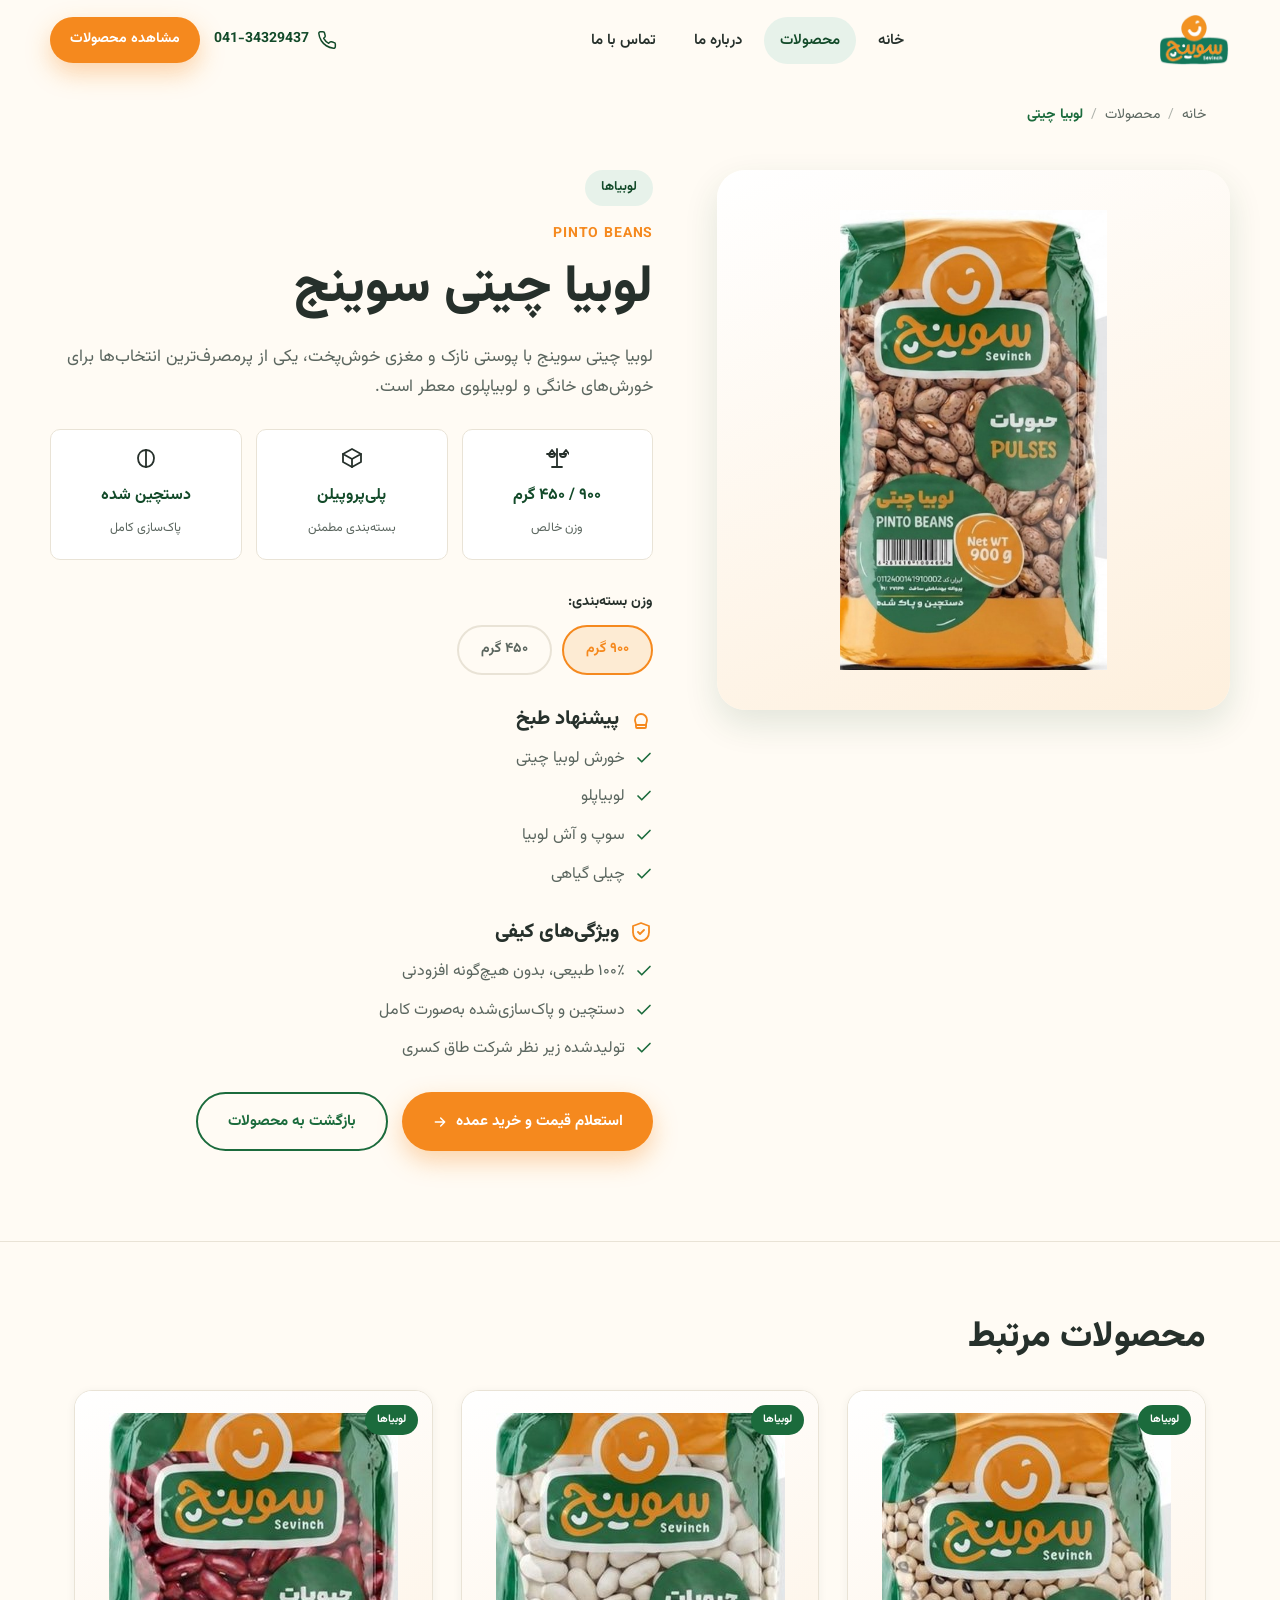
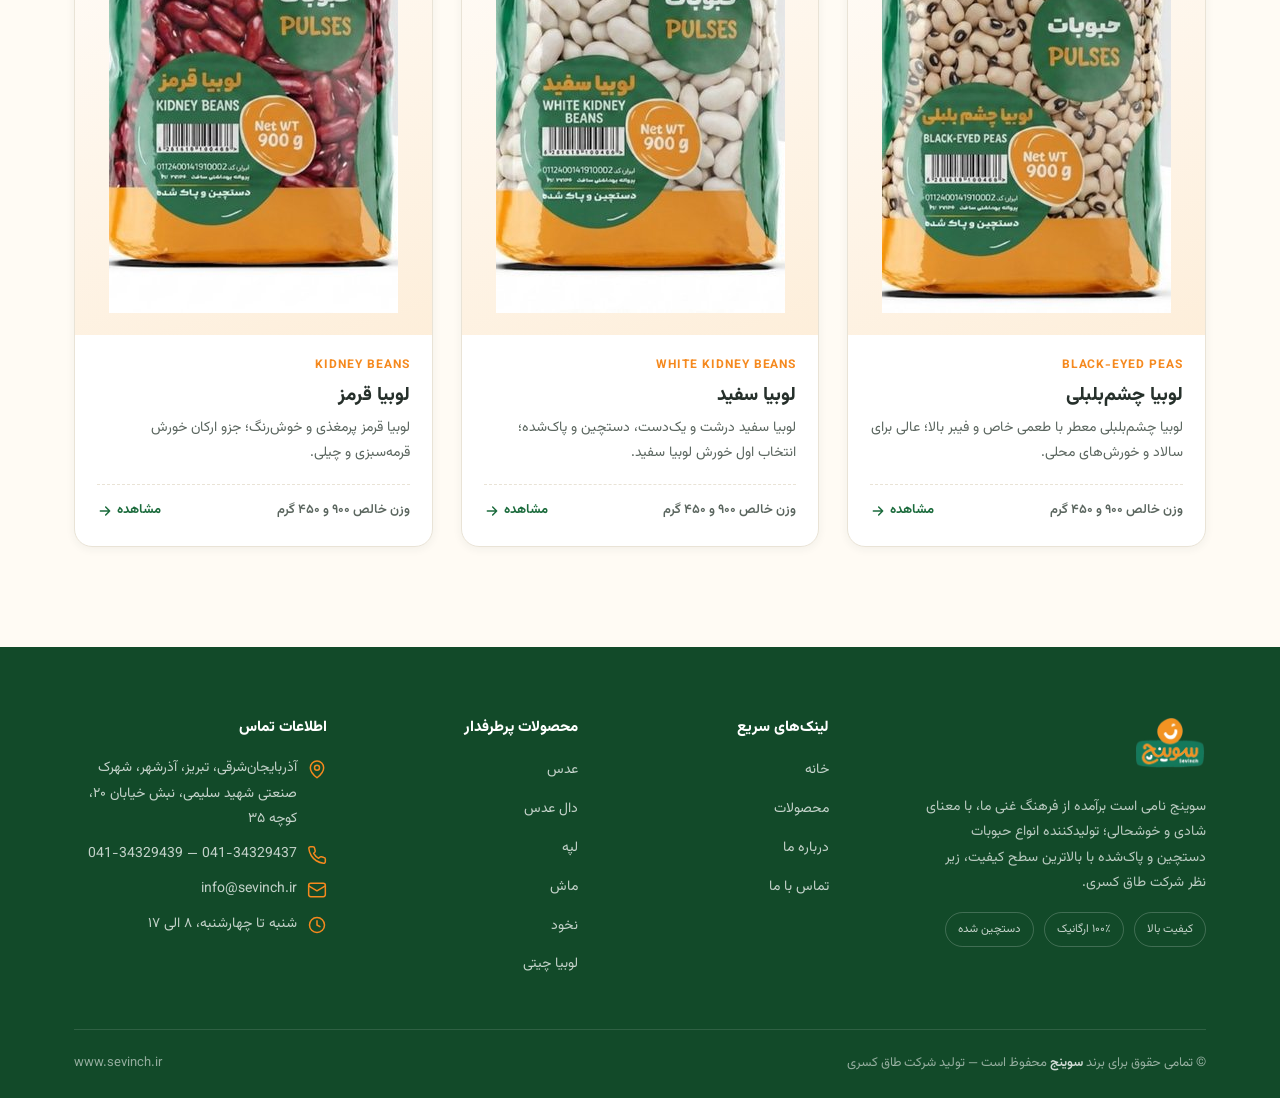
<file: sevinch-website/products/pinto-bean.html>
<!DOCTYPE html>
<html lang="fa" dir="rtl">
<head>
<meta charset="UTF-8">
<meta name="viewport" content="width=device-width, initial-scale=1.0">
<title>لوبیا چیتی سوینج | Pinto Beans — خرید حبوبات دستچین</title>
<meta name="description" content="لوبیا چیتی خوش‌پخت با طرح پوستی خاص؛ گزینه محبوب خورش لوبیا و لوبیاپلو.">
<link rel="icon" type="image/png" href="../assets/img/favicon.png">
<link rel="apple-touch-icon" href="../assets/img/favicon.png">
<link rel="preconnect" href="https://fonts.googleapis.com">
<link rel="preconnect" href="https://fonts.gstatic.com" crossorigin>
<link href="https://fonts.googleapis.com/css2?family=Vazirmatn:wght@400;500;600;700;800;900&display=swap" rel="stylesheet">
<link rel="stylesheet" href="../assets/css/style.css">
<noscript><style>.reveal{transform:none!important}</style></noscript>
</head>
<body class="">
<header class="site-header">
  <div class="container header-inner">
    <a href="../index.html" class="logo">
      <img src="../assets/img/logo.png" alt="سوینج Sevinch" class="logo-img">
    </a>
    <nav class="nav-links">
      <a href="../index.html" class="">خانه</a>
<a href="../products.html" class="active">محصولات</a>
<a href="../about.html" class="">درباره ما</a>
<a href="../contact.html" class="">تماس با ما</a>

    </nav>
    <div class="header-actions">
      <a class="header-phone" href="tel:041-34329437">
        <svg width="20" height="20" viewBox="0 0 24 24" fill="none" stroke="currentColor" stroke-width="1.8" stroke-linecap="round" stroke-linejoin="round"><path d="M22 16.9v3a2 2 0 0 1-2.2 2 19.8 19.8 0 0 1-8.6-3 19.5 19.5 0 0 1-6-6 19.8 19.8 0 0 1-3-8.7A2 2 0 0 1 4.1 2h3a2 2 0 0 1 2 1.7c.1 1 .4 2 .7 3a2 2 0 0 1-.5 2L8 10a16 16 0 0 0 6 6l1.3-1.3a2 2 0 0 1 2-.5c1 .3 2 .5 3 .7a2 2 0 0 1 1.7 2Z"/></svg>
        <span>041-34329437</span>
      </a>
      <a href="../products.html" class="btn btn-primary btn-sm">مشاهده محصولات</a>
      <button class="burger" aria-label="منو"><span></span></button>
    </div>
  </div>
</header>

<div class="container">
  <div class="breadcrumb">
    <a href="../index.html">خانه</a><span class="sep">/</span>
    <a href="../products.html">محصولات</a><span class="sep">/</span>
    <span class="current">لوبیا چیتی</span>
  </div>
</div>

<section>
  <div class="container product-detail">
    <div class="pd-gallery reveal">
      <div class="frame">
        <img src="../assets/img/products/pinto-bean.jpg" alt="لوبیا چیتی سوینج - Pinto Beans">
      </div>
    </div>
    <div class="pd-info reveal">
      <span class="cat-tag">لوبیاها</span>
      <div class="en-name">Pinto Beans</div>
      <h1>لوبیا چیتی سوینج</h1>
      <p class="lead">لوبیا چیتی سوینج با پوستی نازک و مغزی خوش‌پخت، یکی از پرمصرف‌ترین انتخاب‌ها برای خورش‌های خانگی و لوبیاپلوی معطر است.</p>

      <div class="pd-specs">
        <div class="spec"><svg width="24" height="24" viewBox="0 0 24 24" fill="none" stroke="currentColor" stroke-width="1.8" stroke-linecap="round" stroke-linejoin="round"><path d="M12 3v18M7 21h10"/><path d="m4 8 3-4 3 4M2 8h6M18 8l3-4 3 4M15 8h6"/><path d="M4 8a3 3 0 0 0 6 0M15 8a3 3 0 0 0 6 0"/></svg><b>۹۰۰ / ۴۵۰ گرم</b><span>وزن خالص</span></div>
        <div class="spec"><svg width="24" height="24" viewBox="0 0 24 24" fill="none" stroke="currentColor" stroke-width="1.8" stroke-linecap="round" stroke-linejoin="round"><path d="m21 8-9-5-9 5 9 5 9-5Z"/><path d="M3 8v8l9 5 9-5V8"/><path d="M12 13v8"/></svg><b>پلی‌پروپیلن</b><span>بسته‌بندی مطمئن</span></div>
        <div class="spec"><svg width="24" height="24" viewBox="0 0 24 24" fill="none" stroke="currentColor" stroke-width="1.8" stroke-linecap="round" stroke-linejoin="round"><path d="M12 21C7 21 4 17 4 12c0-4 3-8 8-8 5 0 8 4 8 8 0 5-3 9-8 9Z"/><path d="M12 4v17"/></svg><b>دستچین شده</b><span>پاک‌سازی کامل</span></div>
      </div>

      <div class="pd-info-weights">
        <b style="font-size:14px;display:block;margin-bottom:10px">وزن بسته‌بندی:</b>
        <div class="weights">
          <span class="weight-pill active">۹۰۰ گرم</span>
          <span class="weight-pill">۴۵۰ گرم</span>
        </div>
      </div>

      <div class="pd-block">
        <h3><svg width="24" height="24" viewBox="0 0 24 24" fill="none" stroke="currentColor" stroke-width="1.8" stroke-linecap="round" stroke-linejoin="round"><path d="M6 13a6 6 0 1 1 12 0c0 2-1 3-1 5H7c0-2-1-3-1-5Z"/><path d="M7 18h10v2a1 1 0 0 1-1 1H8a1 1 0 0 1-1-1v-2Z"/></svg> پیشنهاد طبخ</h3>
        <ul><li><svg width="18" height="18" viewBox="0 0 24 24" fill="none" stroke="currentColor" stroke-width="2.2" stroke-linecap="round" stroke-linejoin="round"><path d="m20 6-11 11-5-5"/></svg><span>خورش لوبیا چیتی</span></li><li><svg width="18" height="18" viewBox="0 0 24 24" fill="none" stroke="currentColor" stroke-width="2.2" stroke-linecap="round" stroke-linejoin="round"><path d="m20 6-11 11-5-5"/></svg><span>لوبیاپلو</span></li><li><svg width="18" height="18" viewBox="0 0 24 24" fill="none" stroke="currentColor" stroke-width="2.2" stroke-linecap="round" stroke-linejoin="round"><path d="m20 6-11 11-5-5"/></svg><span>سوپ و آش لوبیا</span></li><li><svg width="18" height="18" viewBox="0 0 24 24" fill="none" stroke="currentColor" stroke-width="2.2" stroke-linecap="round" stroke-linejoin="round"><path d="m20 6-11 11-5-5"/></svg><span>چیلی گیاهی</span></li></ul>
      </div>

      <div class="pd-block">
        <h3><svg width="24" height="24" viewBox="0 0 24 24" fill="none" stroke="currentColor" stroke-width="1.8" stroke-linecap="round" stroke-linejoin="round"><path d="M12 3 4 6v6c0 4.8 3.2 8.2 8 9 4.8-.8 8-4.2 8-9V6l-8-3Z"/><path d="m9 12 2 2 4-4"/></svg> ویژگی‌های کیفی</h3>
        <ul>
          <li><svg width="18" height="18" viewBox="0 0 24 24" fill="none" stroke="currentColor" stroke-width="2.2" stroke-linecap="round" stroke-linejoin="round"><path d="m20 6-11 11-5-5"/></svg><span>۱۰۰٪ طبیعی، بدون هیچ‌گونه افزودنی</span></li>
          <li><svg width="18" height="18" viewBox="0 0 24 24" fill="none" stroke="currentColor" stroke-width="2.2" stroke-linecap="round" stroke-linejoin="round"><path d="m20 6-11 11-5-5"/></svg><span>دستچین و پاک‌سازی‌شده به‌صورت کامل</span></li>
          <li><svg width="18" height="18" viewBox="0 0 24 24" fill="none" stroke="currentColor" stroke-width="2.2" stroke-linecap="round" stroke-linejoin="round"><path d="m20 6-11 11-5-5"/></svg><span>تولید‌شده زیر نظر شرکت طاق کسری</span></li>
        </ul>
      </div>

      <div class="pd-actions">
        <a href="../contact.html" class="btn btn-primary">استعلام قیمت و خرید عمده <svg width="16" height="16" viewBox="0 0 24 24" fill="none" stroke="currentColor" stroke-width="2.2" stroke-linecap="round" stroke-linejoin="round"><path d="M5 12h14M13 6l6 6-6 6"/></svg></a>
        <a href="../products.html" class="btn btn-outline">بازگشت به محصولات</a>
      </div>
    </div>
  </div>
</section>

<section class="related-section">
  <div class="container">
    <h2 class="related-title reveal">محصولات مرتبط</h2>
    <div class="product-grid">
      <div class="product-card reveal" data-category="bean">
  <a href="../products/black-eyed-pea.html" class="thumb">
    <span class="tag">لوبیاها</span>
    <img src="../assets/img/products/black-eyed-pea-thumb.jpg" alt="لوبیا چشم‌بلبلی سوینج">
  </a>
  <div class="body">
    <span class="en">Black-Eyed Peas</span>
    <h3><a href="../products/black-eyed-pea.html">لوبیا چشم‌بلبلی</a></h3>
    <p class="desc">لوبیا چشم‌بلبلی معطر با طعمی خاص و فیبر بالا؛ عالی برای سالاد و خورش‌های محلی.</p>
    <div class="meta">
      <span class="weight">وزن خالص ۹۰۰ و ۴۵۰ گرم</span>
      <a href="../products/black-eyed-pea.html" class="more">مشاهده <svg width="16" height="16" viewBox="0 0 24 24" fill="none" stroke="currentColor" stroke-width="2.2" stroke-linecap="round" stroke-linejoin="round"><path d="M5 12h14M13 6l6 6-6 6"/></svg></a>
    </div>
  </div>
</div>
<div class="product-card reveal" data-category="bean">
  <a href="../products/white-bean.html" class="thumb">
    <span class="tag">لوبیاها</span>
    <img src="../assets/img/products/white-bean-thumb.jpg" alt="لوبیا سفید سوینج">
  </a>
  <div class="body">
    <span class="en">White Kidney Beans</span>
    <h3><a href="../products/white-bean.html">لوبیا سفید</a></h3>
    <p class="desc">لوبیا سفید درشت و یک‌دست، دستچین و پاک‌شده؛ انتخاب اول خورش لوبیا سفید.</p>
    <div class="meta">
      <span class="weight">وزن خالص ۹۰۰ و ۴۵۰ گرم</span>
      <a href="../products/white-bean.html" class="more">مشاهده <svg width="16" height="16" viewBox="0 0 24 24" fill="none" stroke="currentColor" stroke-width="2.2" stroke-linecap="round" stroke-linejoin="round"><path d="M5 12h14M13 6l6 6-6 6"/></svg></a>
    </div>
  </div>
</div>
<div class="product-card reveal" data-category="bean">
  <a href="../products/kidney-bean.html" class="thumb">
    <span class="tag">لوبیاها</span>
    <img src="../assets/img/products/kidney-bean-thumb.jpg" alt="لوبیا قرمز سوینج">
  </a>
  <div class="body">
    <span class="en">Kidney Beans</span>
    <h3><a href="../products/kidney-bean.html">لوبیا قرمز</a></h3>
    <p class="desc">لوبیا قرمز پرمغذی و خوش‌رنگ؛ جزو ارکان خورش قرمه‌سبزی و چیلی.</p>
    <div class="meta">
      <span class="weight">وزن خالص ۹۰۰ و ۴۵۰ گرم</span>
      <a href="../products/kidney-bean.html" class="more">مشاهده <svg width="16" height="16" viewBox="0 0 24 24" fill="none" stroke="currentColor" stroke-width="2.2" stroke-linecap="round" stroke-linejoin="round"><path d="M5 12h14M13 6l6 6-6 6"/></svg></a>
    </div>
  </div>
</div>

    </div>
  </div>
</section>
<footer class="site-footer">
  <div class="container">
    <div class="footer-grid">
      <div>
        <a href="../index.html" class="logo footer-logo">
      <img src="../assets/img/logo.png" alt="سوینج Sevinch" class="logo-img">
    </a>
        <p>سوینج نامی است برآمده از فرهنگ غنی ما، با معنای شادی و خوشحالی؛ تولیدکننده انواع حبوبات دستچین و پاک‌شده با بالاترین سطح کیفیت، زیر نظر شرکت طاق کسری.</p>
        <div class="footer-badges">
          <span>کیفیت بالا</span>
          <span>۱۰۰٪ ارگانیک</span>
          <span>دستچین شده</span>
        </div>
      </div>
      <div>
        <h4>لینک‌های سریع</h4>
        <ul>
          <li><a href="../index.html">خانه</a></li>
          <li><a href="../products.html">محصولات</a></li>
          <li><a href="../about.html">درباره ما</a></li>
          <li><a href="../contact.html">تماس با ما</a></li>
        </ul>
      </div>
      <div>
        <h4>محصولات پرطرفدار</h4>
        <ul>
          <li><a href="../products/lentil.html">عدس</a></li>
<li><a href="../products/red-split-lentil.html">دال عدس</a></li>
<li><a href="../products/split-pea.html">لپه</a></li>
<li><a href="../products/mung-bean.html">ماش</a></li>
<li><a href="../products/chickpea.html">نخود</a></li>
<li><a href="../products/pinto-bean.html">لوبیا چیتی</a></li>

        </ul>
      </div>
      <div>
        <h4>اطلاعات تماس</h4>
        <ul class="footer-contact">
          <li><svg width="20" height="20" viewBox="0 0 24 24" fill="none" stroke="currentColor" stroke-width="1.8" stroke-linecap="round" stroke-linejoin="round"><path d="M20 10.5c0 6-8 12-8 12s-8-6-8-12a8 8 0 1 1 16 0Z"/><circle cx="12" cy="10.5" r="3"/></svg><span>آذربایجان‌شرقی، تبریز، آذرشهر، شهرک صنعتی شهید سلیمی، نبش خیابان ۲۰، کوچه ۳۵</span></li>
          <li><svg width="20" height="20" viewBox="0 0 24 24" fill="none" stroke="currentColor" stroke-width="1.8" stroke-linecap="round" stroke-linejoin="round"><path d="M22 16.9v3a2 2 0 0 1-2.2 2 19.8 19.8 0 0 1-8.6-3 19.5 19.5 0 0 1-6-6 19.8 19.8 0 0 1-3-8.7A2 2 0 0 1 4.1 2h3a2 2 0 0 1 2 1.7c.1 1 .4 2 .7 3a2 2 0 0 1-.5 2L8 10a16 16 0 0 0 6 6l1.3-1.3a2 2 0 0 1 2-.5c1 .3 2 .5 3 .7a2 2 0 0 1 1.7 2Z"/></svg><span>041-34329437 — 041-34329439</span></li>
          <li><svg width="20" height="20" viewBox="0 0 24 24" fill="none" stroke="currentColor" stroke-width="1.8" stroke-linecap="round" stroke-linejoin="round"><rect x="2" y="4" width="20" height="16" rx="2.5"/><path d="m2 7 10 6 10-6"/></svg><span>info@sevinch.ir</span></li>
          <li><svg width="20" height="20" viewBox="0 0 24 24" fill="none" stroke="currentColor" stroke-width="1.8" stroke-linecap="round" stroke-linejoin="round"><circle cx="12" cy="12" r="9"/><path d="M12 7v5l3.5 2"/></svg><span>شنبه تا چهارشنبه، ۸ الی ۱۷</span></li>
        </ul>
      </div>
    </div>
    <div class="footer-bottom">
      <span>© تمامی حقوق برای برند <a href="../index.html">سوینج</a> محفوظ است — تولید شرکت طاق کسری</span>
      <span>www.sevinch.ir</span>
    </div>
  </div>
</footer>
<button class="back-to-top" aria-label="بازگشت به بالا"><svg width="20" height="20" viewBox="0 0 24 24" fill="none" stroke="currentColor" stroke-width="2.4" stroke-linecap="round" stroke-linejoin="round"><path d="M18 15l-6-6-6 6"/></svg></button>
<script src="../assets/js/main.js"></script>
</body>
</html>
</file>
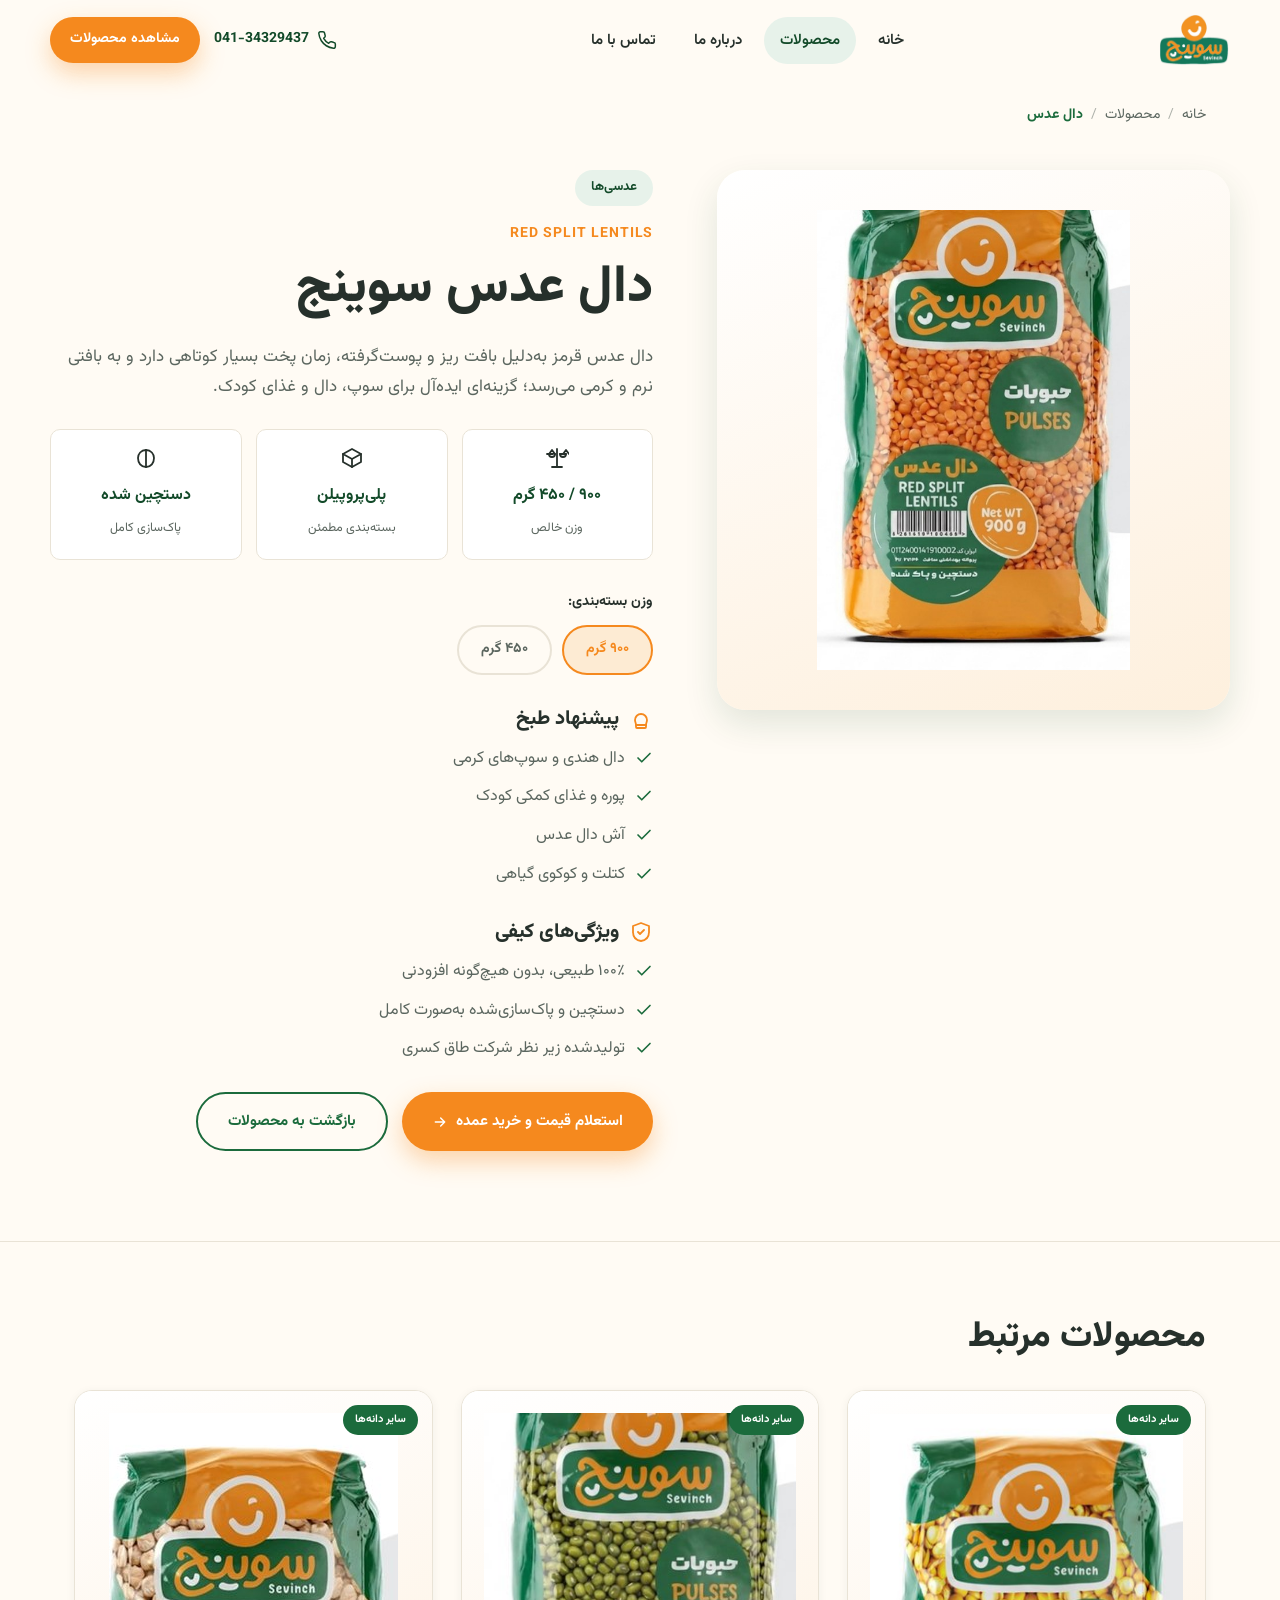
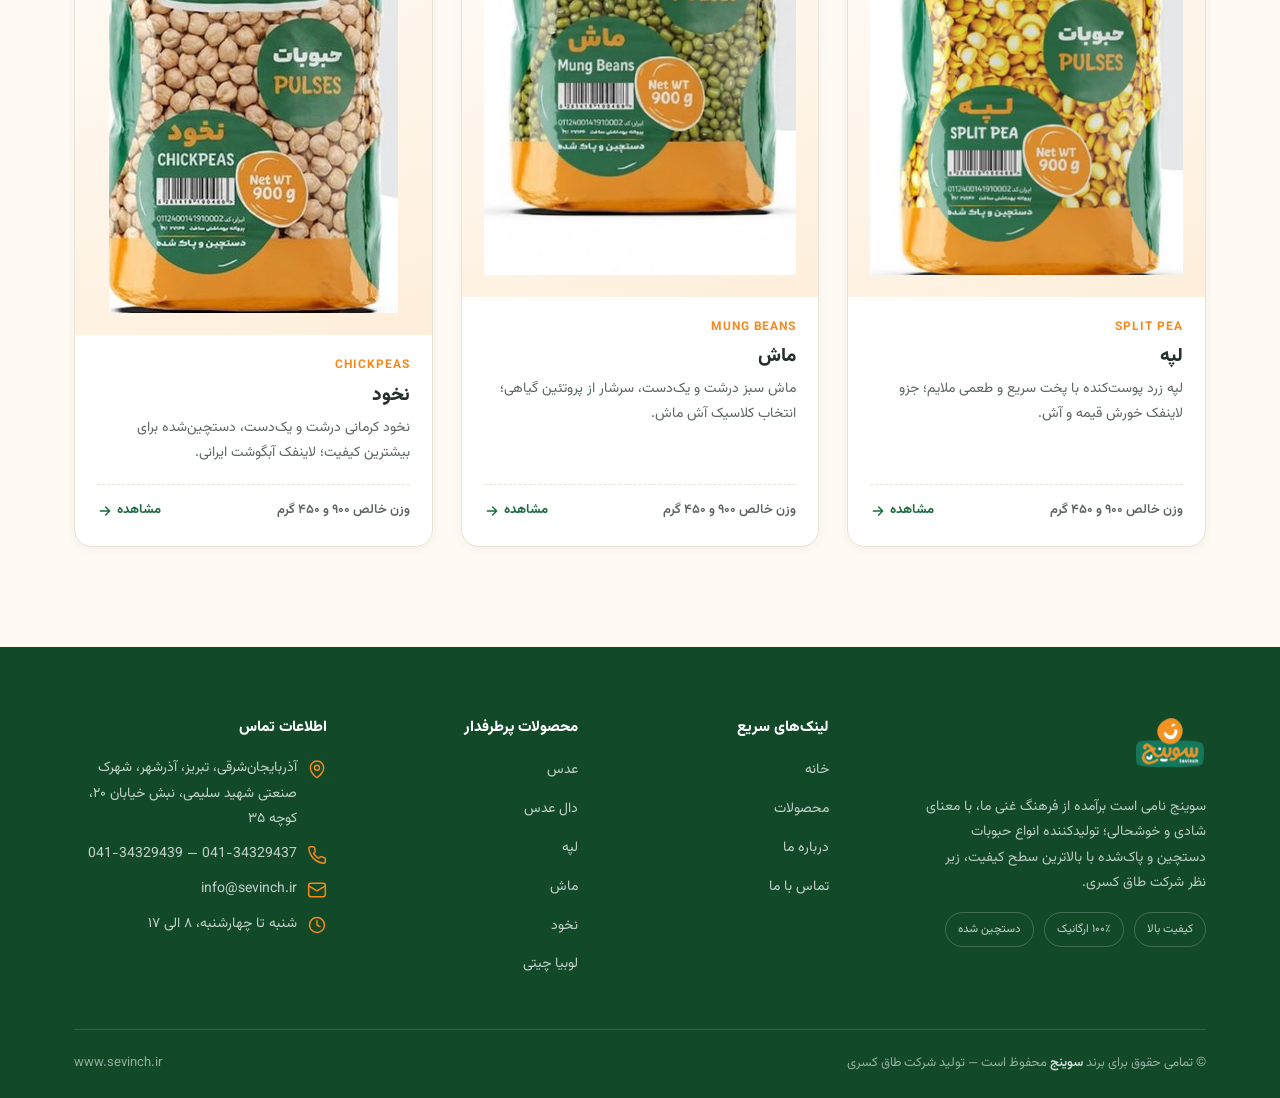
<file: sevinch-website/products/red-split-lentil.html>
<!DOCTYPE html>
<html lang="fa" dir="rtl">
<head>
<meta charset="UTF-8">
<meta name="viewport" content="width=device-width, initial-scale=1.0">
<title>دال عدس سوینج | Red Split Lentils — خرید حبوبات دستچین</title>
<meta name="description" content="دال عدس نارنجی‌رنگ و ریزدانه با زمان پخت کوتاه؛ مناسب سوپ‌های کِرمی و دال هندی.">
<link rel="icon" type="image/png" href="../assets/img/favicon.png">
<link rel="apple-touch-icon" href="../assets/img/favicon.png">
<link rel="preconnect" href="https://fonts.googleapis.com">
<link rel="preconnect" href="https://fonts.gstatic.com" crossorigin>
<link href="https://fonts.googleapis.com/css2?family=Vazirmatn:wght@400;500;600;700;800;900&display=swap" rel="stylesheet">
<link rel="stylesheet" href="../assets/css/style.css">
<noscript><style>.reveal{transform:none!important}</style></noscript>
</head>
<body class="">
<header class="site-header">
  <div class="container header-inner">
    <a href="../index.html" class="logo">
      <img src="../assets/img/logo.png" alt="سوینج Sevinch" class="logo-img">
    </a>
    <nav class="nav-links">
      <a href="../index.html" class="">خانه</a>
<a href="../products.html" class="active">محصولات</a>
<a href="../about.html" class="">درباره ما</a>
<a href="../contact.html" class="">تماس با ما</a>

    </nav>
    <div class="header-actions">
      <a class="header-phone" href="tel:041-34329437">
        <svg width="20" height="20" viewBox="0 0 24 24" fill="none" stroke="currentColor" stroke-width="1.8" stroke-linecap="round" stroke-linejoin="round"><path d="M22 16.9v3a2 2 0 0 1-2.2 2 19.8 19.8 0 0 1-8.6-3 19.5 19.5 0 0 1-6-6 19.8 19.8 0 0 1-3-8.7A2 2 0 0 1 4.1 2h3a2 2 0 0 1 2 1.7c.1 1 .4 2 .7 3a2 2 0 0 1-.5 2L8 10a16 16 0 0 0 6 6l1.3-1.3a2 2 0 0 1 2-.5c1 .3 2 .5 3 .7a2 2 0 0 1 1.7 2Z"/></svg>
        <span>041-34329437</span>
      </a>
      <a href="../products.html" class="btn btn-primary btn-sm">مشاهده محصولات</a>
      <button class="burger" aria-label="منو"><span></span></button>
    </div>
  </div>
</header>

<div class="container">
  <div class="breadcrumb">
    <a href="../index.html">خانه</a><span class="sep">/</span>
    <a href="../products.html">محصولات</a><span class="sep">/</span>
    <span class="current">دال عدس</span>
  </div>
</div>

<section>
  <div class="container product-detail">
    <div class="pd-gallery reveal">
      <div class="frame">
        <img src="../assets/img/products/red-split-lentil.jpg" alt="دال عدس سوینج - Red Split Lentils">
      </div>
    </div>
    <div class="pd-info reveal">
      <span class="cat-tag">عدسی‌ها</span>
      <div class="en-name">Red Split Lentils</div>
      <h1>دال عدس سوینج</h1>
      <p class="lead">دال عدس قرمز به‌دلیل بافت ریز و پوست‌گرفته، زمان پخت بسیار کوتاهی دارد و به بافتی نرم و کرمی می‌رسد؛ گزینه‌ای ایده‌آل برای سوپ، دال و غذای کودک.</p>

      <div class="pd-specs">
        <div class="spec"><svg width="24" height="24" viewBox="0 0 24 24" fill="none" stroke="currentColor" stroke-width="1.8" stroke-linecap="round" stroke-linejoin="round"><path d="M12 3v18M7 21h10"/><path d="m4 8 3-4 3 4M2 8h6M18 8l3-4 3 4M15 8h6"/><path d="M4 8a3 3 0 0 0 6 0M15 8a3 3 0 0 0 6 0"/></svg><b>۹۰۰ / ۴۵۰ گرم</b><span>وزن خالص</span></div>
        <div class="spec"><svg width="24" height="24" viewBox="0 0 24 24" fill="none" stroke="currentColor" stroke-width="1.8" stroke-linecap="round" stroke-linejoin="round"><path d="m21 8-9-5-9 5 9 5 9-5Z"/><path d="M3 8v8l9 5 9-5V8"/><path d="M12 13v8"/></svg><b>پلی‌پروپیلن</b><span>بسته‌بندی مطمئن</span></div>
        <div class="spec"><svg width="24" height="24" viewBox="0 0 24 24" fill="none" stroke="currentColor" stroke-width="1.8" stroke-linecap="round" stroke-linejoin="round"><path d="M12 21C7 21 4 17 4 12c0-4 3-8 8-8 5 0 8 4 8 8 0 5-3 9-8 9Z"/><path d="M12 4v17"/></svg><b>دستچین شده</b><span>پاک‌سازی کامل</span></div>
      </div>

      <div class="pd-info-weights">
        <b style="font-size:14px;display:block;margin-bottom:10px">وزن بسته‌بندی:</b>
        <div class="weights">
          <span class="weight-pill active">۹۰۰ گرم</span>
          <span class="weight-pill">۴۵۰ گرم</span>
        </div>
      </div>

      <div class="pd-block">
        <h3><svg width="24" height="24" viewBox="0 0 24 24" fill="none" stroke="currentColor" stroke-width="1.8" stroke-linecap="round" stroke-linejoin="round"><path d="M6 13a6 6 0 1 1 12 0c0 2-1 3-1 5H7c0-2-1-3-1-5Z"/><path d="M7 18h10v2a1 1 0 0 1-1 1H8a1 1 0 0 1-1-1v-2Z"/></svg> پیشنهاد طبخ</h3>
        <ul><li><svg width="18" height="18" viewBox="0 0 24 24" fill="none" stroke="currentColor" stroke-width="2.2" stroke-linecap="round" stroke-linejoin="round"><path d="m20 6-11 11-5-5"/></svg><span>دال هندی و سوپ‌های کرمی</span></li><li><svg width="18" height="18" viewBox="0 0 24 24" fill="none" stroke="currentColor" stroke-width="2.2" stroke-linecap="round" stroke-linejoin="round"><path d="m20 6-11 11-5-5"/></svg><span>پوره و غذای کمکی کودک</span></li><li><svg width="18" height="18" viewBox="0 0 24 24" fill="none" stroke="currentColor" stroke-width="2.2" stroke-linecap="round" stroke-linejoin="round"><path d="m20 6-11 11-5-5"/></svg><span>آش دال عدس</span></li><li><svg width="18" height="18" viewBox="0 0 24 24" fill="none" stroke="currentColor" stroke-width="2.2" stroke-linecap="round" stroke-linejoin="round"><path d="m20 6-11 11-5-5"/></svg><span>کتلت و کوکوی گیاهی</span></li></ul>
      </div>

      <div class="pd-block">
        <h3><svg width="24" height="24" viewBox="0 0 24 24" fill="none" stroke="currentColor" stroke-width="1.8" stroke-linecap="round" stroke-linejoin="round"><path d="M12 3 4 6v6c0 4.8 3.2 8.2 8 9 4.8-.8 8-4.2 8-9V6l-8-3Z"/><path d="m9 12 2 2 4-4"/></svg> ویژگی‌های کیفی</h3>
        <ul>
          <li><svg width="18" height="18" viewBox="0 0 24 24" fill="none" stroke="currentColor" stroke-width="2.2" stroke-linecap="round" stroke-linejoin="round"><path d="m20 6-11 11-5-5"/></svg><span>۱۰۰٪ طبیعی، بدون هیچ‌گونه افزودنی</span></li>
          <li><svg width="18" height="18" viewBox="0 0 24 24" fill="none" stroke="currentColor" stroke-width="2.2" stroke-linecap="round" stroke-linejoin="round"><path d="m20 6-11 11-5-5"/></svg><span>دستچین و پاک‌سازی‌شده به‌صورت کامل</span></li>
          <li><svg width="18" height="18" viewBox="0 0 24 24" fill="none" stroke="currentColor" stroke-width="2.2" stroke-linecap="round" stroke-linejoin="round"><path d="m20 6-11 11-5-5"/></svg><span>تولید‌شده زیر نظر شرکت طاق کسری</span></li>
        </ul>
      </div>

      <div class="pd-actions">
        <a href="../contact.html" class="btn btn-primary">استعلام قیمت و خرید عمده <svg width="16" height="16" viewBox="0 0 24 24" fill="none" stroke="currentColor" stroke-width="2.2" stroke-linecap="round" stroke-linejoin="round"><path d="M5 12h14M13 6l6 6-6 6"/></svg></a>
        <a href="../products.html" class="btn btn-outline">بازگشت به محصولات</a>
      </div>
    </div>
  </div>
</section>

<section class="related-section">
  <div class="container">
    <h2 class="related-title reveal">محصولات مرتبط</h2>
    <div class="product-grid">
      <div class="product-card reveal" data-category="other">
  <a href="../products/split-pea.html" class="thumb">
    <span class="tag">سایر دانه‌ها</span>
    <img src="../assets/img/products/split-pea-thumb.jpg" alt="لپه سوینج">
  </a>
  <div class="body">
    <span class="en">Split Pea</span>
    <h3><a href="../products/split-pea.html">لپه</a></h3>
    <p class="desc">لپه زرد پوست‌کنده با پخت سریع و طعمی ملایم؛ جزو لاینفک خورش قیمه و آش.</p>
    <div class="meta">
      <span class="weight">وزن خالص ۹۰۰ و ۴۵۰ گرم</span>
      <a href="../products/split-pea.html" class="more">مشاهده <svg width="16" height="16" viewBox="0 0 24 24" fill="none" stroke="currentColor" stroke-width="2.2" stroke-linecap="round" stroke-linejoin="round"><path d="M5 12h14M13 6l6 6-6 6"/></svg></a>
    </div>
  </div>
</div>
<div class="product-card reveal" data-category="other">
  <a href="../products/mung-bean.html" class="thumb">
    <span class="tag">سایر دانه‌ها</span>
    <img src="../assets/img/products/mung-bean-thumb.jpg" alt="ماش سوینج">
  </a>
  <div class="body">
    <span class="en">Mung Beans</span>
    <h3><a href="../products/mung-bean.html">ماش</a></h3>
    <p class="desc">ماش سبز درشت و یک‌دست، سرشار از پروتئین گیاهی؛ انتخاب کلاسیک آش ماش.</p>
    <div class="meta">
      <span class="weight">وزن خالص ۹۰۰ و ۴۵۰ گرم</span>
      <a href="../products/mung-bean.html" class="more">مشاهده <svg width="16" height="16" viewBox="0 0 24 24" fill="none" stroke="currentColor" stroke-width="2.2" stroke-linecap="round" stroke-linejoin="round"><path d="M5 12h14M13 6l6 6-6 6"/></svg></a>
    </div>
  </div>
</div>
<div class="product-card reveal" data-category="other">
  <a href="../products/chickpea.html" class="thumb">
    <span class="tag">سایر دانه‌ها</span>
    <img src="../assets/img/products/chickpea-thumb.jpg" alt="نخود سوینج">
  </a>
  <div class="body">
    <span class="en">Chickpeas</span>
    <h3><a href="../products/chickpea.html">نخود</a></h3>
    <p class="desc">نخود کرمانی درشت و یک‌دست، دستچین‌شده برای بیشترین کیفیت؛ لاینفک آبگوشت ایرانی.</p>
    <div class="meta">
      <span class="weight">وزن خالص ۹۰۰ و ۴۵۰ گرم</span>
      <a href="../products/chickpea.html" class="more">مشاهده <svg width="16" height="16" viewBox="0 0 24 24" fill="none" stroke="currentColor" stroke-width="2.2" stroke-linecap="round" stroke-linejoin="round"><path d="M5 12h14M13 6l6 6-6 6"/></svg></a>
    </div>
  </div>
</div>

    </div>
  </div>
</section>
<footer class="site-footer">
  <div class="container">
    <div class="footer-grid">
      <div>
        <a href="../index.html" class="logo footer-logo">
      <img src="../assets/img/logo.png" alt="سوینج Sevinch" class="logo-img">
    </a>
        <p>سوینج نامی است برآمده از فرهنگ غنی ما، با معنای شادی و خوشحالی؛ تولیدکننده انواع حبوبات دستچین و پاک‌شده با بالاترین سطح کیفیت، زیر نظر شرکت طاق کسری.</p>
        <div class="footer-badges">
          <span>کیفیت بالا</span>
          <span>۱۰۰٪ ارگانیک</span>
          <span>دستچین شده</span>
        </div>
      </div>
      <div>
        <h4>لینک‌های سریع</h4>
        <ul>
          <li><a href="../index.html">خانه</a></li>
          <li><a href="../products.html">محصولات</a></li>
          <li><a href="../about.html">درباره ما</a></li>
          <li><a href="../contact.html">تماس با ما</a></li>
        </ul>
      </div>
      <div>
        <h4>محصولات پرطرفدار</h4>
        <ul>
          <li><a href="../products/lentil.html">عدس</a></li>
<li><a href="../products/red-split-lentil.html">دال عدس</a></li>
<li><a href="../products/split-pea.html">لپه</a></li>
<li><a href="../products/mung-bean.html">ماش</a></li>
<li><a href="../products/chickpea.html">نخود</a></li>
<li><a href="../products/pinto-bean.html">لوبیا چیتی</a></li>

        </ul>
      </div>
      <div>
        <h4>اطلاعات تماس</h4>
        <ul class="footer-contact">
          <li><svg width="20" height="20" viewBox="0 0 24 24" fill="none" stroke="currentColor" stroke-width="1.8" stroke-linecap="round" stroke-linejoin="round"><path d="M20 10.5c0 6-8 12-8 12s-8-6-8-12a8 8 0 1 1 16 0Z"/><circle cx="12" cy="10.5" r="3"/></svg><span>آذربایجان‌شرقی، تبریز، آذرشهر، شهرک صنعتی شهید سلیمی، نبش خیابان ۲۰، کوچه ۳۵</span></li>
          <li><svg width="20" height="20" viewBox="0 0 24 24" fill="none" stroke="currentColor" stroke-width="1.8" stroke-linecap="round" stroke-linejoin="round"><path d="M22 16.9v3a2 2 0 0 1-2.2 2 19.8 19.8 0 0 1-8.6-3 19.5 19.5 0 0 1-6-6 19.8 19.8 0 0 1-3-8.7A2 2 0 0 1 4.1 2h3a2 2 0 0 1 2 1.7c.1 1 .4 2 .7 3a2 2 0 0 1-.5 2L8 10a16 16 0 0 0 6 6l1.3-1.3a2 2 0 0 1 2-.5c1 .3 2 .5 3 .7a2 2 0 0 1 1.7 2Z"/></svg><span>041-34329437 — 041-34329439</span></li>
          <li><svg width="20" height="20" viewBox="0 0 24 24" fill="none" stroke="currentColor" stroke-width="1.8" stroke-linecap="round" stroke-linejoin="round"><rect x="2" y="4" width="20" height="16" rx="2.5"/><path d="m2 7 10 6 10-6"/></svg><span>info@sevinch.ir</span></li>
          <li><svg width="20" height="20" viewBox="0 0 24 24" fill="none" stroke="currentColor" stroke-width="1.8" stroke-linecap="round" stroke-linejoin="round"><circle cx="12" cy="12" r="9"/><path d="M12 7v5l3.5 2"/></svg><span>شنبه تا چهارشنبه، ۸ الی ۱۷</span></li>
        </ul>
      </div>
    </div>
    <div class="footer-bottom">
      <span>© تمامی حقوق برای برند <a href="../index.html">سوینج</a> محفوظ است — تولید شرکت طاق کسری</span>
      <span>www.sevinch.ir</span>
    </div>
  </div>
</footer>
<button class="back-to-top" aria-label="بازگشت به بالا"><svg width="20" height="20" viewBox="0 0 24 24" fill="none" stroke="currentColor" stroke-width="2.4" stroke-linecap="round" stroke-linejoin="round"><path d="M18 15l-6-6-6 6"/></svg></button>
<script src="../assets/js/main.js"></script>
</body>
</html>
</file>
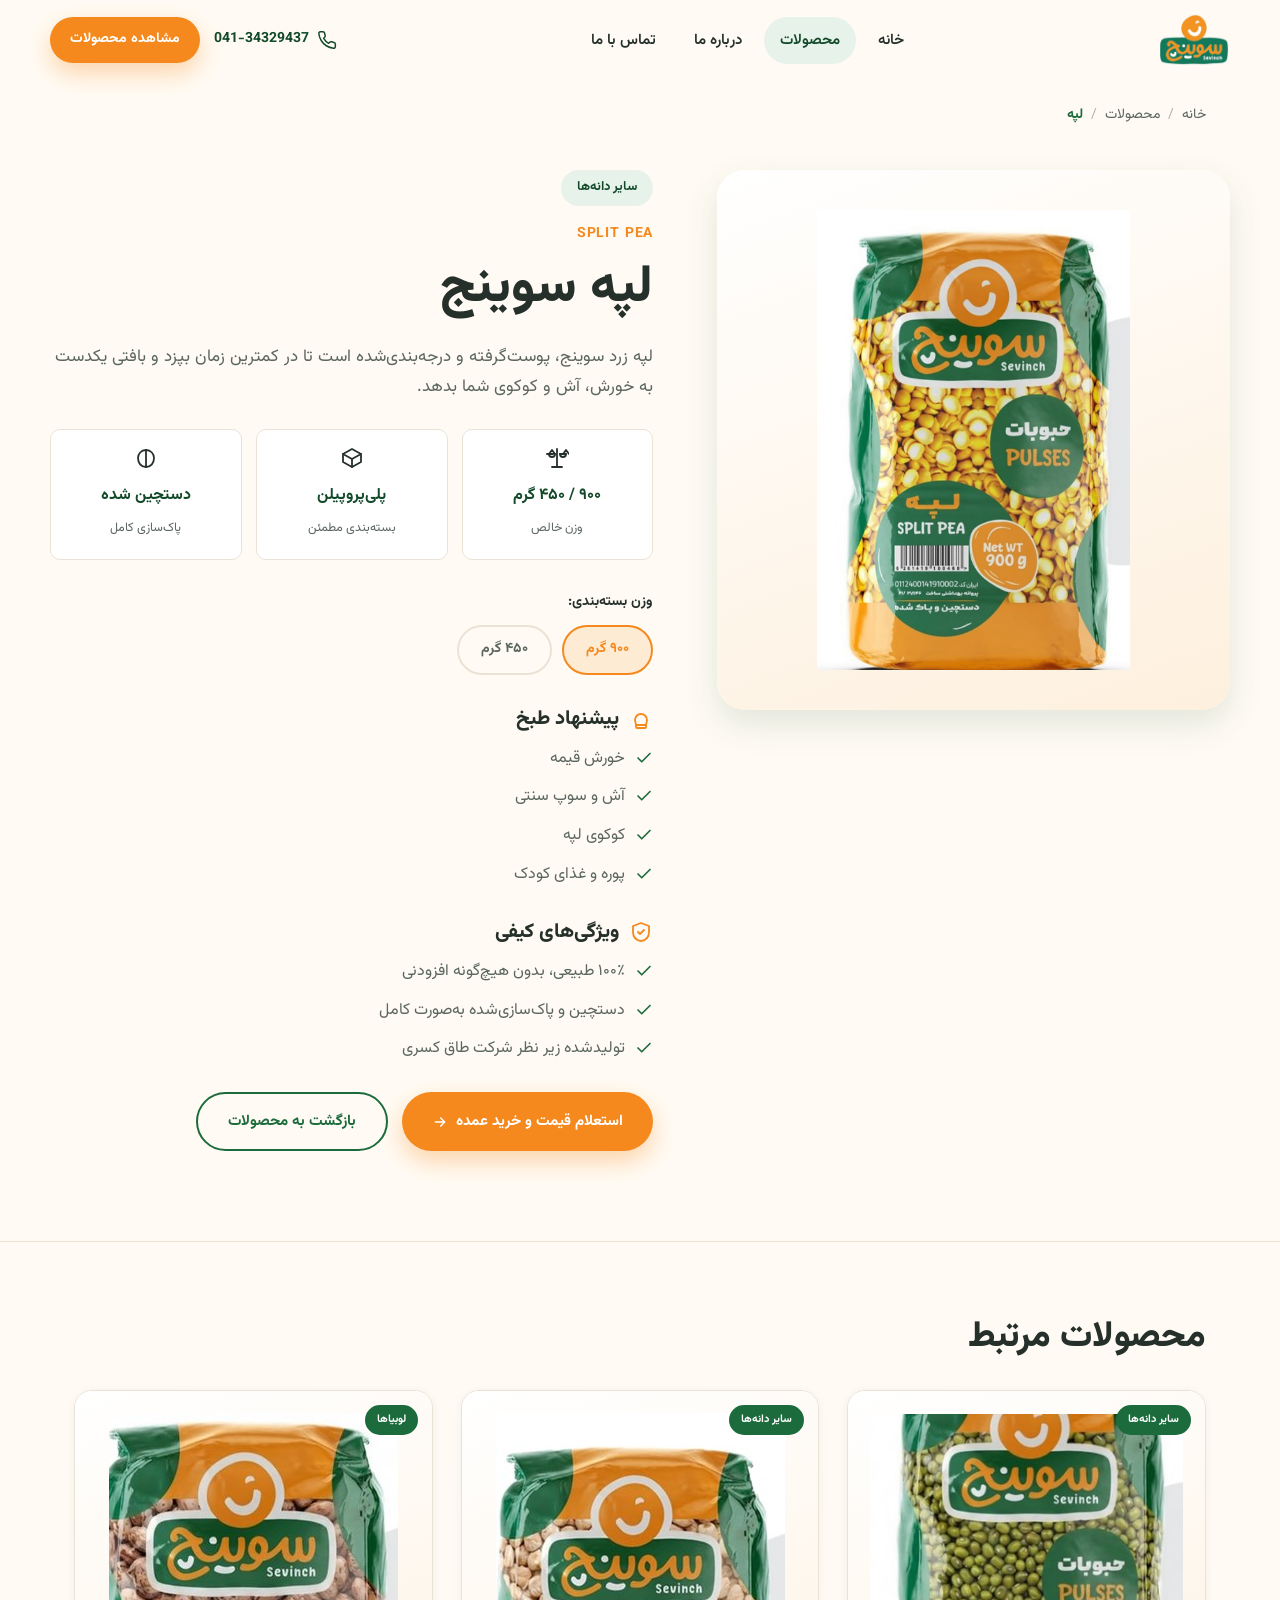
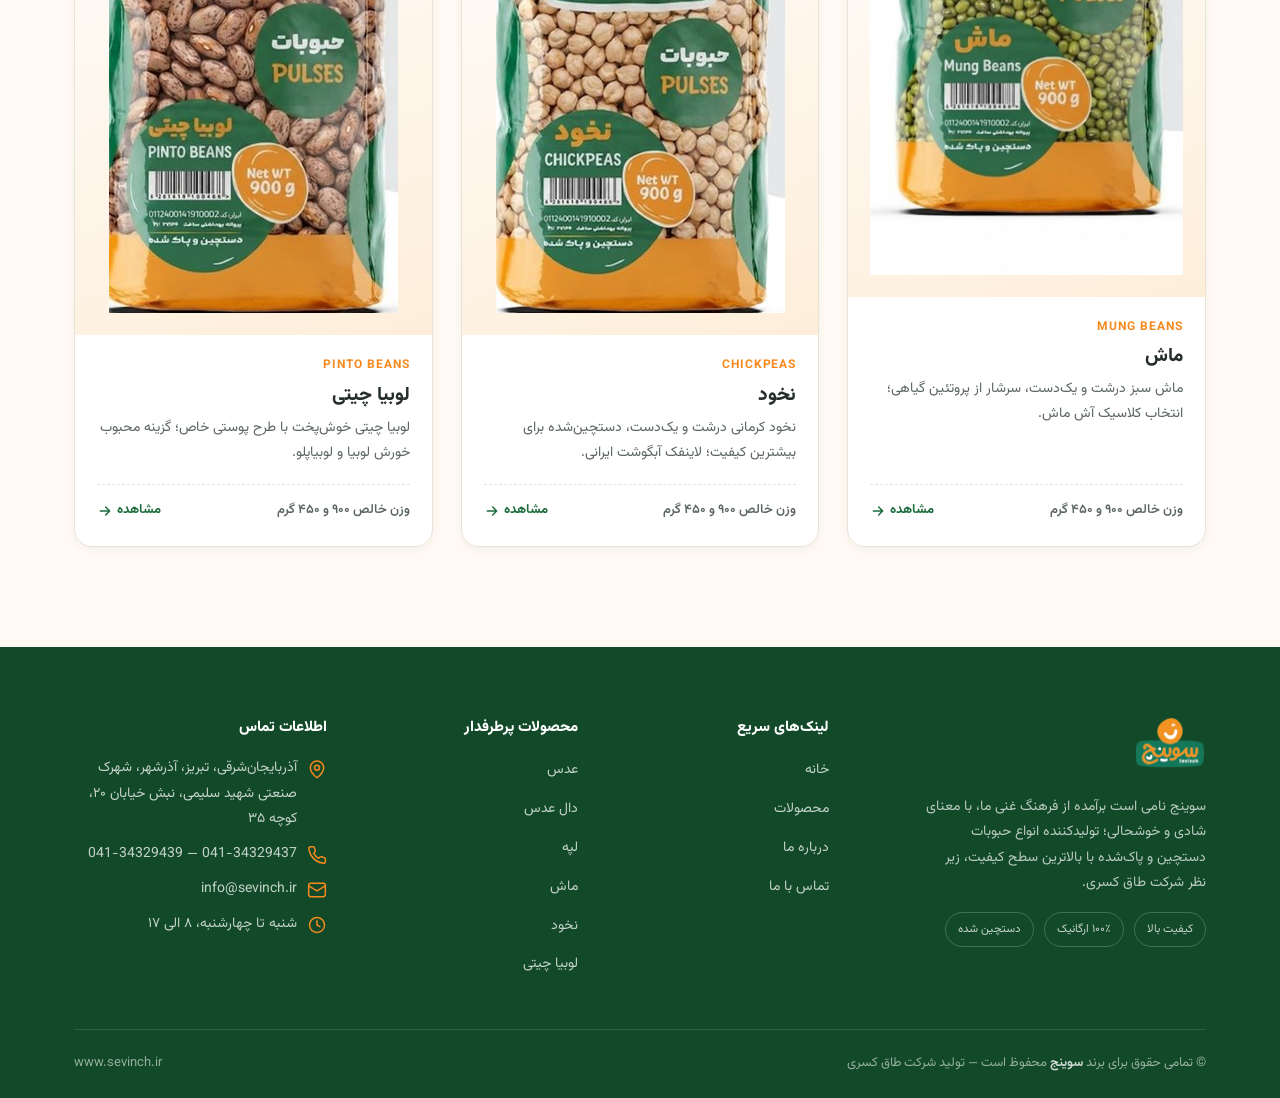
<file: sevinch-website/products/split-pea.html>
<!DOCTYPE html>
<html lang="fa" dir="rtl">
<head>
<meta charset="UTF-8">
<meta name="viewport" content="width=device-width, initial-scale=1.0">
<title>لپه سوینج | Split Pea — خرید حبوبات دستچین</title>
<meta name="description" content="لپه زرد پوست‌کنده با پخت سریع و طعمی ملایم؛ جزو لاینفک خورش قیمه و آش.">
<link rel="icon" type="image/png" href="../assets/img/favicon.png">
<link rel="apple-touch-icon" href="../assets/img/favicon.png">
<link rel="preconnect" href="https://fonts.googleapis.com">
<link rel="preconnect" href="https://fonts.gstatic.com" crossorigin>
<link href="https://fonts.googleapis.com/css2?family=Vazirmatn:wght@400;500;600;700;800;900&display=swap" rel="stylesheet">
<link rel="stylesheet" href="../assets/css/style.css">
<noscript><style>.reveal{transform:none!important}</style></noscript>
</head>
<body class="">
<header class="site-header">
  <div class="container header-inner">
    <a href="../index.html" class="logo">
      <img src="../assets/img/logo.png" alt="سوینج Sevinch" class="logo-img">
    </a>
    <nav class="nav-links">
      <a href="../index.html" class="">خانه</a>
<a href="../products.html" class="active">محصولات</a>
<a href="../about.html" class="">درباره ما</a>
<a href="../contact.html" class="">تماس با ما</a>

    </nav>
    <div class="header-actions">
      <a class="header-phone" href="tel:041-34329437">
        <svg width="20" height="20" viewBox="0 0 24 24" fill="none" stroke="currentColor" stroke-width="1.8" stroke-linecap="round" stroke-linejoin="round"><path d="M22 16.9v3a2 2 0 0 1-2.2 2 19.8 19.8 0 0 1-8.6-3 19.5 19.5 0 0 1-6-6 19.8 19.8 0 0 1-3-8.7A2 2 0 0 1 4.1 2h3a2 2 0 0 1 2 1.7c.1 1 .4 2 .7 3a2 2 0 0 1-.5 2L8 10a16 16 0 0 0 6 6l1.3-1.3a2 2 0 0 1 2-.5c1 .3 2 .5 3 .7a2 2 0 0 1 1.7 2Z"/></svg>
        <span>041-34329437</span>
      </a>
      <a href="../products.html" class="btn btn-primary btn-sm">مشاهده محصولات</a>
      <button class="burger" aria-label="منو"><span></span></button>
    </div>
  </div>
</header>

<div class="container">
  <div class="breadcrumb">
    <a href="../index.html">خانه</a><span class="sep">/</span>
    <a href="../products.html">محصولات</a><span class="sep">/</span>
    <span class="current">لپه</span>
  </div>
</div>

<section>
  <div class="container product-detail">
    <div class="pd-gallery reveal">
      <div class="frame">
        <img src="../assets/img/products/split-pea.jpg" alt="لپه سوینج - Split Pea">
      </div>
    </div>
    <div class="pd-info reveal">
      <span class="cat-tag">سایر دانه‌ها</span>
      <div class="en-name">Split Pea</div>
      <h1>لپه سوینج</h1>
      <p class="lead">لپه زرد سوینج، پوست‌گرفته و درجه‌بندی‌شده است تا در کمترین زمان بپزد و بافتی یکدست به خورش، آش و کوکوی شما بدهد.</p>

      <div class="pd-specs">
        <div class="spec"><svg width="24" height="24" viewBox="0 0 24 24" fill="none" stroke="currentColor" stroke-width="1.8" stroke-linecap="round" stroke-linejoin="round"><path d="M12 3v18M7 21h10"/><path d="m4 8 3-4 3 4M2 8h6M18 8l3-4 3 4M15 8h6"/><path d="M4 8a3 3 0 0 0 6 0M15 8a3 3 0 0 0 6 0"/></svg><b>۹۰۰ / ۴۵۰ گرم</b><span>وزن خالص</span></div>
        <div class="spec"><svg width="24" height="24" viewBox="0 0 24 24" fill="none" stroke="currentColor" stroke-width="1.8" stroke-linecap="round" stroke-linejoin="round"><path d="m21 8-9-5-9 5 9 5 9-5Z"/><path d="M3 8v8l9 5 9-5V8"/><path d="M12 13v8"/></svg><b>پلی‌پروپیلن</b><span>بسته‌بندی مطمئن</span></div>
        <div class="spec"><svg width="24" height="24" viewBox="0 0 24 24" fill="none" stroke="currentColor" stroke-width="1.8" stroke-linecap="round" stroke-linejoin="round"><path d="M12 21C7 21 4 17 4 12c0-4 3-8 8-8 5 0 8 4 8 8 0 5-3 9-8 9Z"/><path d="M12 4v17"/></svg><b>دستچین شده</b><span>پاک‌سازی کامل</span></div>
      </div>

      <div class="pd-info-weights">
        <b style="font-size:14px;display:block;margin-bottom:10px">وزن بسته‌بندی:</b>
        <div class="weights">
          <span class="weight-pill active">۹۰۰ گرم</span>
          <span class="weight-pill">۴۵۰ گرم</span>
        </div>
      </div>

      <div class="pd-block">
        <h3><svg width="24" height="24" viewBox="0 0 24 24" fill="none" stroke="currentColor" stroke-width="1.8" stroke-linecap="round" stroke-linejoin="round"><path d="M6 13a6 6 0 1 1 12 0c0 2-1 3-1 5H7c0-2-1-3-1-5Z"/><path d="M7 18h10v2a1 1 0 0 1-1 1H8a1 1 0 0 1-1-1v-2Z"/></svg> پیشنهاد طبخ</h3>
        <ul><li><svg width="18" height="18" viewBox="0 0 24 24" fill="none" stroke="currentColor" stroke-width="2.2" stroke-linecap="round" stroke-linejoin="round"><path d="m20 6-11 11-5-5"/></svg><span>خورش قیمه</span></li><li><svg width="18" height="18" viewBox="0 0 24 24" fill="none" stroke="currentColor" stroke-width="2.2" stroke-linecap="round" stroke-linejoin="round"><path d="m20 6-11 11-5-5"/></svg><span>آش و سوپ سنتی</span></li><li><svg width="18" height="18" viewBox="0 0 24 24" fill="none" stroke="currentColor" stroke-width="2.2" stroke-linecap="round" stroke-linejoin="round"><path d="m20 6-11 11-5-5"/></svg><span>کوکوی لپه</span></li><li><svg width="18" height="18" viewBox="0 0 24 24" fill="none" stroke="currentColor" stroke-width="2.2" stroke-linecap="round" stroke-linejoin="round"><path d="m20 6-11 11-5-5"/></svg><span>پوره و غذای کودک</span></li></ul>
      </div>

      <div class="pd-block">
        <h3><svg width="24" height="24" viewBox="0 0 24 24" fill="none" stroke="currentColor" stroke-width="1.8" stroke-linecap="round" stroke-linejoin="round"><path d="M12 3 4 6v6c0 4.8 3.2 8.2 8 9 4.8-.8 8-4.2 8-9V6l-8-3Z"/><path d="m9 12 2 2 4-4"/></svg> ویژگی‌های کیفی</h3>
        <ul>
          <li><svg width="18" height="18" viewBox="0 0 24 24" fill="none" stroke="currentColor" stroke-width="2.2" stroke-linecap="round" stroke-linejoin="round"><path d="m20 6-11 11-5-5"/></svg><span>۱۰۰٪ طبیعی، بدون هیچ‌گونه افزودنی</span></li>
          <li><svg width="18" height="18" viewBox="0 0 24 24" fill="none" stroke="currentColor" stroke-width="2.2" stroke-linecap="round" stroke-linejoin="round"><path d="m20 6-11 11-5-5"/></svg><span>دستچین و پاک‌سازی‌شده به‌صورت کامل</span></li>
          <li><svg width="18" height="18" viewBox="0 0 24 24" fill="none" stroke="currentColor" stroke-width="2.2" stroke-linecap="round" stroke-linejoin="round"><path d="m20 6-11 11-5-5"/></svg><span>تولید‌شده زیر نظر شرکت طاق کسری</span></li>
        </ul>
      </div>

      <div class="pd-actions">
        <a href="../contact.html" class="btn btn-primary">استعلام قیمت و خرید عمده <svg width="16" height="16" viewBox="0 0 24 24" fill="none" stroke="currentColor" stroke-width="2.2" stroke-linecap="round" stroke-linejoin="round"><path d="M5 12h14M13 6l6 6-6 6"/></svg></a>
        <a href="../products.html" class="btn btn-outline">بازگشت به محصولات</a>
      </div>
    </div>
  </div>
</section>

<section class="related-section">
  <div class="container">
    <h2 class="related-title reveal">محصولات مرتبط</h2>
    <div class="product-grid">
      <div class="product-card reveal" data-category="other">
  <a href="../products/mung-bean.html" class="thumb">
    <span class="tag">سایر دانه‌ها</span>
    <img src="../assets/img/products/mung-bean-thumb.jpg" alt="ماش سوینج">
  </a>
  <div class="body">
    <span class="en">Mung Beans</span>
    <h3><a href="../products/mung-bean.html">ماش</a></h3>
    <p class="desc">ماش سبز درشت و یک‌دست، سرشار از پروتئین گیاهی؛ انتخاب کلاسیک آش ماش.</p>
    <div class="meta">
      <span class="weight">وزن خالص ۹۰۰ و ۴۵۰ گرم</span>
      <a href="../products/mung-bean.html" class="more">مشاهده <svg width="16" height="16" viewBox="0 0 24 24" fill="none" stroke="currentColor" stroke-width="2.2" stroke-linecap="round" stroke-linejoin="round"><path d="M5 12h14M13 6l6 6-6 6"/></svg></a>
    </div>
  </div>
</div>
<div class="product-card reveal" data-category="other">
  <a href="../products/chickpea.html" class="thumb">
    <span class="tag">سایر دانه‌ها</span>
    <img src="../assets/img/products/chickpea-thumb.jpg" alt="نخود سوینج">
  </a>
  <div class="body">
    <span class="en">Chickpeas</span>
    <h3><a href="../products/chickpea.html">نخود</a></h3>
    <p class="desc">نخود کرمانی درشت و یک‌دست، دستچین‌شده برای بیشترین کیفیت؛ لاینفک آبگوشت ایرانی.</p>
    <div class="meta">
      <span class="weight">وزن خالص ۹۰۰ و ۴۵۰ گرم</span>
      <a href="../products/chickpea.html" class="more">مشاهده <svg width="16" height="16" viewBox="0 0 24 24" fill="none" stroke="currentColor" stroke-width="2.2" stroke-linecap="round" stroke-linejoin="round"><path d="M5 12h14M13 6l6 6-6 6"/></svg></a>
    </div>
  </div>
</div>
<div class="product-card reveal" data-category="bean">
  <a href="../products/pinto-bean.html" class="thumb">
    <span class="tag">لوبیاها</span>
    <img src="../assets/img/products/pinto-bean-thumb.jpg" alt="لوبیا چیتی سوینج">
  </a>
  <div class="body">
    <span class="en">Pinto Beans</span>
    <h3><a href="../products/pinto-bean.html">لوبیا چیتی</a></h3>
    <p class="desc">لوبیا چیتی خوش‌پخت با طرح پوستی خاص؛ گزینه محبوب خورش لوبیا و لوبیاپلو.</p>
    <div class="meta">
      <span class="weight">وزن خالص ۹۰۰ و ۴۵۰ گرم</span>
      <a href="../products/pinto-bean.html" class="more">مشاهده <svg width="16" height="16" viewBox="0 0 24 24" fill="none" stroke="currentColor" stroke-width="2.2" stroke-linecap="round" stroke-linejoin="round"><path d="M5 12h14M13 6l6 6-6 6"/></svg></a>
    </div>
  </div>
</div>

    </div>
  </div>
</section>
<footer class="site-footer">
  <div class="container">
    <div class="footer-grid">
      <div>
        <a href="../index.html" class="logo footer-logo">
      <img src="../assets/img/logo.png" alt="سوینج Sevinch" class="logo-img">
    </a>
        <p>سوینج نامی است برآمده از فرهنگ غنی ما، با معنای شادی و خوشحالی؛ تولیدکننده انواع حبوبات دستچین و پاک‌شده با بالاترین سطح کیفیت، زیر نظر شرکت طاق کسری.</p>
        <div class="footer-badges">
          <span>کیفیت بالا</span>
          <span>۱۰۰٪ ارگانیک</span>
          <span>دستچین شده</span>
        </div>
      </div>
      <div>
        <h4>لینک‌های سریع</h4>
        <ul>
          <li><a href="../index.html">خانه</a></li>
          <li><a href="../products.html">محصولات</a></li>
          <li><a href="../about.html">درباره ما</a></li>
          <li><a href="../contact.html">تماس با ما</a></li>
        </ul>
      </div>
      <div>
        <h4>محصولات پرطرفدار</h4>
        <ul>
          <li><a href="../products/lentil.html">عدس</a></li>
<li><a href="../products/red-split-lentil.html">دال عدس</a></li>
<li><a href="../products/split-pea.html">لپه</a></li>
<li><a href="../products/mung-bean.html">ماش</a></li>
<li><a href="../products/chickpea.html">نخود</a></li>
<li><a href="../products/pinto-bean.html">لوبیا چیتی</a></li>

        </ul>
      </div>
      <div>
        <h4>اطلاعات تماس</h4>
        <ul class="footer-contact">
          <li><svg width="20" height="20" viewBox="0 0 24 24" fill="none" stroke="currentColor" stroke-width="1.8" stroke-linecap="round" stroke-linejoin="round"><path d="M20 10.5c0 6-8 12-8 12s-8-6-8-12a8 8 0 1 1 16 0Z"/><circle cx="12" cy="10.5" r="3"/></svg><span>آذربایجان‌شرقی، تبریز، آذرشهر، شهرک صنعتی شهید سلیمی، نبش خیابان ۲۰، کوچه ۳۵</span></li>
          <li><svg width="20" height="20" viewBox="0 0 24 24" fill="none" stroke="currentColor" stroke-width="1.8" stroke-linecap="round" stroke-linejoin="round"><path d="M22 16.9v3a2 2 0 0 1-2.2 2 19.8 19.8 0 0 1-8.6-3 19.5 19.5 0 0 1-6-6 19.8 19.8 0 0 1-3-8.7A2 2 0 0 1 4.1 2h3a2 2 0 0 1 2 1.7c.1 1 .4 2 .7 3a2 2 0 0 1-.5 2L8 10a16 16 0 0 0 6 6l1.3-1.3a2 2 0 0 1 2-.5c1 .3 2 .5 3 .7a2 2 0 0 1 1.7 2Z"/></svg><span>041-34329437 — 041-34329439</span></li>
          <li><svg width="20" height="20" viewBox="0 0 24 24" fill="none" stroke="currentColor" stroke-width="1.8" stroke-linecap="round" stroke-linejoin="round"><rect x="2" y="4" width="20" height="16" rx="2.5"/><path d="m2 7 10 6 10-6"/></svg><span>info@sevinch.ir</span></li>
          <li><svg width="20" height="20" viewBox="0 0 24 24" fill="none" stroke="currentColor" stroke-width="1.8" stroke-linecap="round" stroke-linejoin="round"><circle cx="12" cy="12" r="9"/><path d="M12 7v5l3.5 2"/></svg><span>شنبه تا چهارشنبه، ۸ الی ۱۷</span></li>
        </ul>
      </div>
    </div>
    <div class="footer-bottom">
      <span>© تمامی حقوق برای برند <a href="../index.html">سوینج</a> محفوظ است — تولید شرکت طاق کسری</span>
      <span>www.sevinch.ir</span>
    </div>
  </div>
</footer>
<button class="back-to-top" aria-label="بازگشت به بالا"><svg width="20" height="20" viewBox="0 0 24 24" fill="none" stroke="currentColor" stroke-width="2.4" stroke-linecap="round" stroke-linejoin="round"><path d="M18 15l-6-6-6 6"/></svg></button>
<script src="../assets/js/main.js"></script>
</body>
</html>
</file>
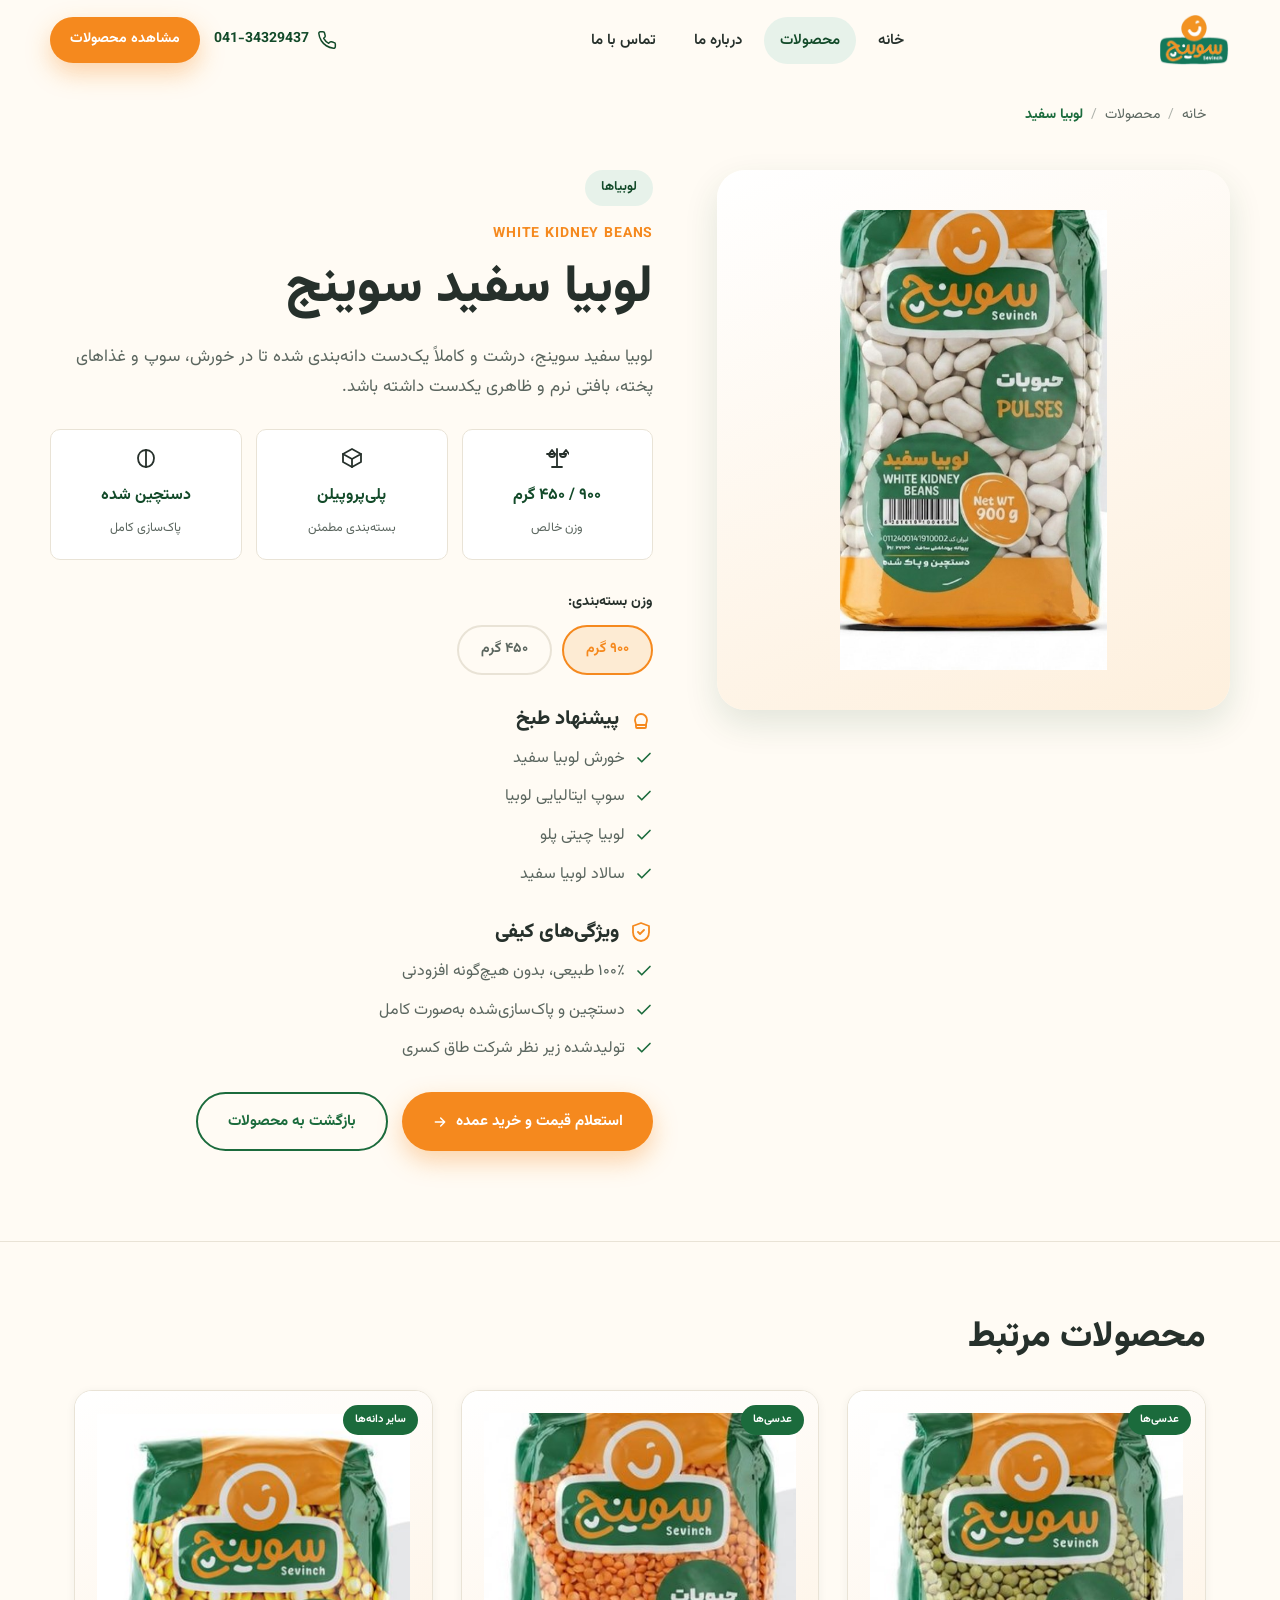
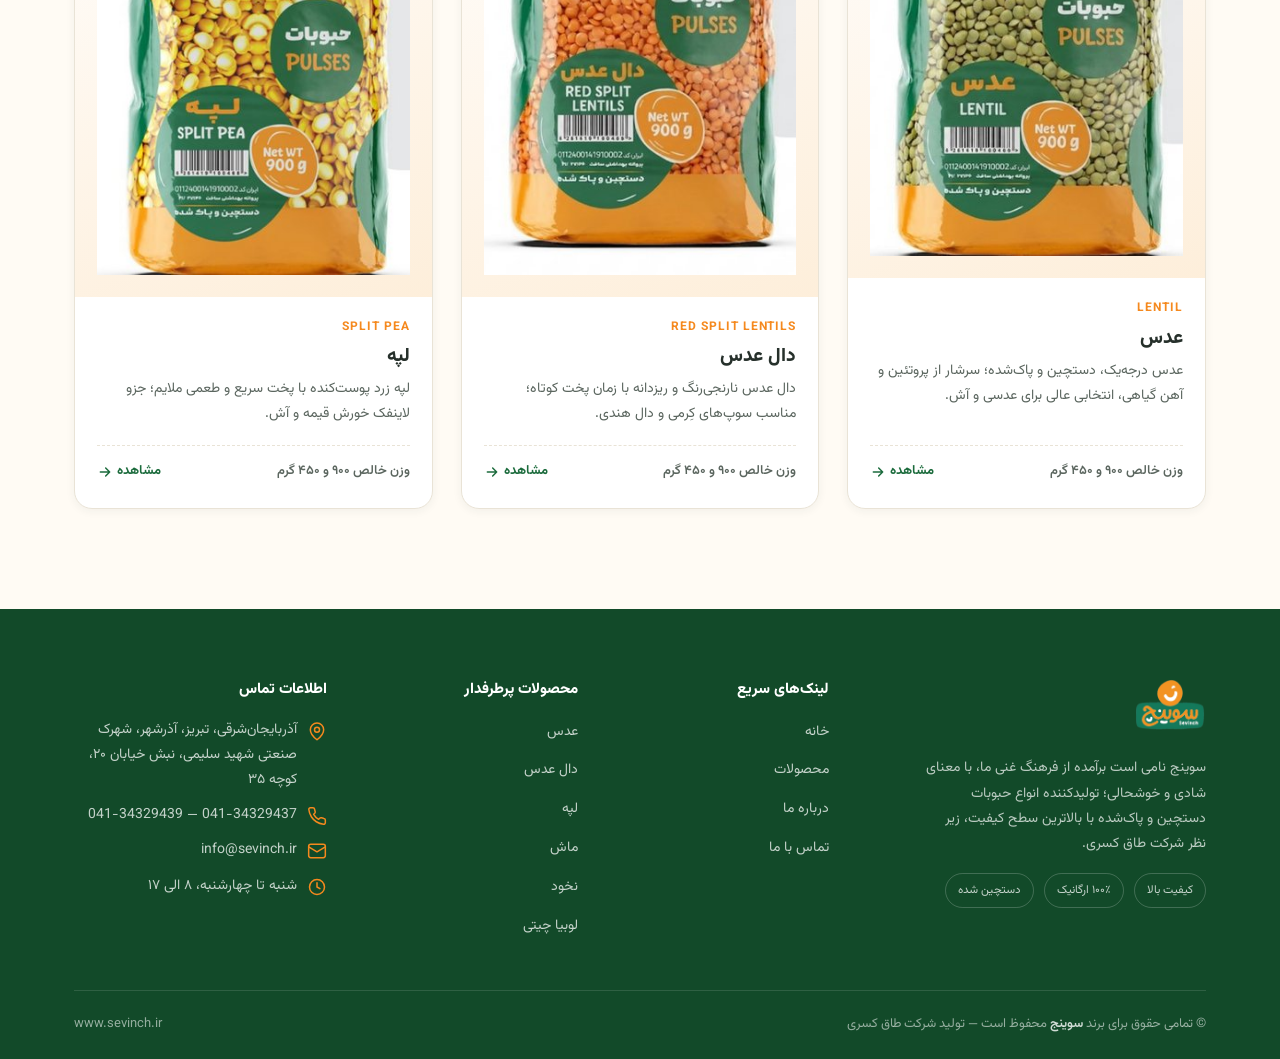
<file: sevinch-website/products/white-bean.html>
<!DOCTYPE html>
<html lang="fa" dir="rtl">
<head>
<meta charset="UTF-8">
<meta name="viewport" content="width=device-width, initial-scale=1.0">
<title>لوبیا سفید سوینج | White Kidney Beans — خرید حبوبات دستچین</title>
<meta name="description" content="لوبیا سفید درشت و یک‌دست، دستچین و پاک‌شده؛ انتخاب اول خورش لوبیا سفید.">
<link rel="icon" type="image/png" href="../assets/img/favicon.png">
<link rel="apple-touch-icon" href="../assets/img/favicon.png">
<link rel="preconnect" href="https://fonts.googleapis.com">
<link rel="preconnect" href="https://fonts.gstatic.com" crossorigin>
<link href="https://fonts.googleapis.com/css2?family=Vazirmatn:wght@400;500;600;700;800;900&display=swap" rel="stylesheet">
<link rel="stylesheet" href="../assets/css/style.css">
<noscript><style>.reveal{transform:none!important}</style></noscript>
</head>
<body class="">
<header class="site-header">
  <div class="container header-inner">
    <a href="../index.html" class="logo">
      <img src="../assets/img/logo.png" alt="سوینج Sevinch" class="logo-img">
    </a>
    <nav class="nav-links">
      <a href="../index.html" class="">خانه</a>
<a href="../products.html" class="active">محصولات</a>
<a href="../about.html" class="">درباره ما</a>
<a href="../contact.html" class="">تماس با ما</a>

    </nav>
    <div class="header-actions">
      <a class="header-phone" href="tel:041-34329437">
        <svg width="20" height="20" viewBox="0 0 24 24" fill="none" stroke="currentColor" stroke-width="1.8" stroke-linecap="round" stroke-linejoin="round"><path d="M22 16.9v3a2 2 0 0 1-2.2 2 19.8 19.8 0 0 1-8.6-3 19.5 19.5 0 0 1-6-6 19.8 19.8 0 0 1-3-8.7A2 2 0 0 1 4.1 2h3a2 2 0 0 1 2 1.7c.1 1 .4 2 .7 3a2 2 0 0 1-.5 2L8 10a16 16 0 0 0 6 6l1.3-1.3a2 2 0 0 1 2-.5c1 .3 2 .5 3 .7a2 2 0 0 1 1.7 2Z"/></svg>
        <span>041-34329437</span>
      </a>
      <a href="../products.html" class="btn btn-primary btn-sm">مشاهده محصولات</a>
      <button class="burger" aria-label="منو"><span></span></button>
    </div>
  </div>
</header>

<div class="container">
  <div class="breadcrumb">
    <a href="../index.html">خانه</a><span class="sep">/</span>
    <a href="../products.html">محصولات</a><span class="sep">/</span>
    <span class="current">لوبیا سفید</span>
  </div>
</div>

<section>
  <div class="container product-detail">
    <div class="pd-gallery reveal">
      <div class="frame">
        <img src="../assets/img/products/white-bean.jpg" alt="لوبیا سفید سوینج - White Kidney Beans">
      </div>
    </div>
    <div class="pd-info reveal">
      <span class="cat-tag">لوبیاها</span>
      <div class="en-name">White Kidney Beans</div>
      <h1>لوبیا سفید سوینج</h1>
      <p class="lead">لوبیا سفید سوینج، درشت و کاملاً یک‌دست دانه‌بندی شده تا در خورش، سوپ و غذاهای پخته، بافتی نرم و ظاهری یکدست داشته باشد.</p>

      <div class="pd-specs">
        <div class="spec"><svg width="24" height="24" viewBox="0 0 24 24" fill="none" stroke="currentColor" stroke-width="1.8" stroke-linecap="round" stroke-linejoin="round"><path d="M12 3v18M7 21h10"/><path d="m4 8 3-4 3 4M2 8h6M18 8l3-4 3 4M15 8h6"/><path d="M4 8a3 3 0 0 0 6 0M15 8a3 3 0 0 0 6 0"/></svg><b>۹۰۰ / ۴۵۰ گرم</b><span>وزن خالص</span></div>
        <div class="spec"><svg width="24" height="24" viewBox="0 0 24 24" fill="none" stroke="currentColor" stroke-width="1.8" stroke-linecap="round" stroke-linejoin="round"><path d="m21 8-9-5-9 5 9 5 9-5Z"/><path d="M3 8v8l9 5 9-5V8"/><path d="M12 13v8"/></svg><b>پلی‌پروپیلن</b><span>بسته‌بندی مطمئن</span></div>
        <div class="spec"><svg width="24" height="24" viewBox="0 0 24 24" fill="none" stroke="currentColor" stroke-width="1.8" stroke-linecap="round" stroke-linejoin="round"><path d="M12 21C7 21 4 17 4 12c0-4 3-8 8-8 5 0 8 4 8 8 0 5-3 9-8 9Z"/><path d="M12 4v17"/></svg><b>دستچین شده</b><span>پاک‌سازی کامل</span></div>
      </div>

      <div class="pd-info-weights">
        <b style="font-size:14px;display:block;margin-bottom:10px">وزن بسته‌بندی:</b>
        <div class="weights">
          <span class="weight-pill active">۹۰۰ گرم</span>
          <span class="weight-pill">۴۵۰ گرم</span>
        </div>
      </div>

      <div class="pd-block">
        <h3><svg width="24" height="24" viewBox="0 0 24 24" fill="none" stroke="currentColor" stroke-width="1.8" stroke-linecap="round" stroke-linejoin="round"><path d="M6 13a6 6 0 1 1 12 0c0 2-1 3-1 5H7c0-2-1-3-1-5Z"/><path d="M7 18h10v2a1 1 0 0 1-1 1H8a1 1 0 0 1-1-1v-2Z"/></svg> پیشنهاد طبخ</h3>
        <ul><li><svg width="18" height="18" viewBox="0 0 24 24" fill="none" stroke="currentColor" stroke-width="2.2" stroke-linecap="round" stroke-linejoin="round"><path d="m20 6-11 11-5-5"/></svg><span>خورش لوبیا سفید</span></li><li><svg width="18" height="18" viewBox="0 0 24 24" fill="none" stroke="currentColor" stroke-width="2.2" stroke-linecap="round" stroke-linejoin="round"><path d="m20 6-11 11-5-5"/></svg><span>سوپ ایتالیایی لوبیا</span></li><li><svg width="18" height="18" viewBox="0 0 24 24" fill="none" stroke="currentColor" stroke-width="2.2" stroke-linecap="round" stroke-linejoin="round"><path d="m20 6-11 11-5-5"/></svg><span>لوبیا چیتی پلو</span></li><li><svg width="18" height="18" viewBox="0 0 24 24" fill="none" stroke="currentColor" stroke-width="2.2" stroke-linecap="round" stroke-linejoin="round"><path d="m20 6-11 11-5-5"/></svg><span>سالاد لوبیا سفید</span></li></ul>
      </div>

      <div class="pd-block">
        <h3><svg width="24" height="24" viewBox="0 0 24 24" fill="none" stroke="currentColor" stroke-width="1.8" stroke-linecap="round" stroke-linejoin="round"><path d="M12 3 4 6v6c0 4.8 3.2 8.2 8 9 4.8-.8 8-4.2 8-9V6l-8-3Z"/><path d="m9 12 2 2 4-4"/></svg> ویژگی‌های کیفی</h3>
        <ul>
          <li><svg width="18" height="18" viewBox="0 0 24 24" fill="none" stroke="currentColor" stroke-width="2.2" stroke-linecap="round" stroke-linejoin="round"><path d="m20 6-11 11-5-5"/></svg><span>۱۰۰٪ طبیعی، بدون هیچ‌گونه افزودنی</span></li>
          <li><svg width="18" height="18" viewBox="0 0 24 24" fill="none" stroke="currentColor" stroke-width="2.2" stroke-linecap="round" stroke-linejoin="round"><path d="m20 6-11 11-5-5"/></svg><span>دستچین و پاک‌سازی‌شده به‌صورت کامل</span></li>
          <li><svg width="18" height="18" viewBox="0 0 24 24" fill="none" stroke="currentColor" stroke-width="2.2" stroke-linecap="round" stroke-linejoin="round"><path d="m20 6-11 11-5-5"/></svg><span>تولید‌شده زیر نظر شرکت طاق کسری</span></li>
        </ul>
      </div>

      <div class="pd-actions">
        <a href="../contact.html" class="btn btn-primary">استعلام قیمت و خرید عمده <svg width="16" height="16" viewBox="0 0 24 24" fill="none" stroke="currentColor" stroke-width="2.2" stroke-linecap="round" stroke-linejoin="round"><path d="M5 12h14M13 6l6 6-6 6"/></svg></a>
        <a href="../products.html" class="btn btn-outline">بازگشت به محصولات</a>
      </div>
    </div>
  </div>
</section>

<section class="related-section">
  <div class="container">
    <h2 class="related-title reveal">محصولات مرتبط</h2>
    <div class="product-grid">
      <div class="product-card reveal" data-category="lentil">
  <a href="../products/lentil.html" class="thumb">
    <span class="tag">عدسی‌ها</span>
    <img src="../assets/img/products/lentil-thumb.jpg" alt="عدس سوینج">
  </a>
  <div class="body">
    <span class="en">Lentil</span>
    <h3><a href="../products/lentil.html">عدس</a></h3>
    <p class="desc">عدس درجه‌یک، دستچین و پاک‌شده؛ سرشار از پروتئین و آهن گیاهی، انتخابی عالی برای عدسی و آش.</p>
    <div class="meta">
      <span class="weight">وزن خالص ۹۰۰ و ۴۵۰ گرم</span>
      <a href="../products/lentil.html" class="more">مشاهده <svg width="16" height="16" viewBox="0 0 24 24" fill="none" stroke="currentColor" stroke-width="2.2" stroke-linecap="round" stroke-linejoin="round"><path d="M5 12h14M13 6l6 6-6 6"/></svg></a>
    </div>
  </div>
</div>
<div class="product-card reveal" data-category="lentil">
  <a href="../products/red-split-lentil.html" class="thumb">
    <span class="tag">عدسی‌ها</span>
    <img src="../assets/img/products/red-split-lentil-thumb.jpg" alt="دال عدس سوینج">
  </a>
  <div class="body">
    <span class="en">Red Split Lentils</span>
    <h3><a href="../products/red-split-lentil.html">دال عدس</a></h3>
    <p class="desc">دال عدس نارنجی‌رنگ و ریزدانه با زمان پخت کوتاه؛ مناسب سوپ‌های کِرمی و دال هندی.</p>
    <div class="meta">
      <span class="weight">وزن خالص ۹۰۰ و ۴۵۰ گرم</span>
      <a href="../products/red-split-lentil.html" class="more">مشاهده <svg width="16" height="16" viewBox="0 0 24 24" fill="none" stroke="currentColor" stroke-width="2.2" stroke-linecap="round" stroke-linejoin="round"><path d="M5 12h14M13 6l6 6-6 6"/></svg></a>
    </div>
  </div>
</div>
<div class="product-card reveal" data-category="other">
  <a href="../products/split-pea.html" class="thumb">
    <span class="tag">سایر دانه‌ها</span>
    <img src="../assets/img/products/split-pea-thumb.jpg" alt="لپه سوینج">
  </a>
  <div class="body">
    <span class="en">Split Pea</span>
    <h3><a href="../products/split-pea.html">لپه</a></h3>
    <p class="desc">لپه زرد پوست‌کنده با پخت سریع و طعمی ملایم؛ جزو لاینفک خورش قیمه و آش.</p>
    <div class="meta">
      <span class="weight">وزن خالص ۹۰۰ و ۴۵۰ گرم</span>
      <a href="../products/split-pea.html" class="more">مشاهده <svg width="16" height="16" viewBox="0 0 24 24" fill="none" stroke="currentColor" stroke-width="2.2" stroke-linecap="round" stroke-linejoin="round"><path d="M5 12h14M13 6l6 6-6 6"/></svg></a>
    </div>
  </div>
</div>

    </div>
  </div>
</section>
<footer class="site-footer">
  <div class="container">
    <div class="footer-grid">
      <div>
        <a href="../index.html" class="logo footer-logo">
      <img src="../assets/img/logo.png" alt="سوینج Sevinch" class="logo-img">
    </a>
        <p>سوینج نامی است برآمده از فرهنگ غنی ما، با معنای شادی و خوشحالی؛ تولیدکننده انواع حبوبات دستچین و پاک‌شده با بالاترین سطح کیفیت، زیر نظر شرکت طاق کسری.</p>
        <div class="footer-badges">
          <span>کیفیت بالا</span>
          <span>۱۰۰٪ ارگانیک</span>
          <span>دستچین شده</span>
        </div>
      </div>
      <div>
        <h4>لینک‌های سریع</h4>
        <ul>
          <li><a href="../index.html">خانه</a></li>
          <li><a href="../products.html">محصولات</a></li>
          <li><a href="../about.html">درباره ما</a></li>
          <li><a href="../contact.html">تماس با ما</a></li>
        </ul>
      </div>
      <div>
        <h4>محصولات پرطرفدار</h4>
        <ul>
          <li><a href="../products/lentil.html">عدس</a></li>
<li><a href="../products/red-split-lentil.html">دال عدس</a></li>
<li><a href="../products/split-pea.html">لپه</a></li>
<li><a href="../products/mung-bean.html">ماش</a></li>
<li><a href="../products/chickpea.html">نخود</a></li>
<li><a href="../products/pinto-bean.html">لوبیا چیتی</a></li>

        </ul>
      </div>
      <div>
        <h4>اطلاعات تماس</h4>
        <ul class="footer-contact">
          <li><svg width="20" height="20" viewBox="0 0 24 24" fill="none" stroke="currentColor" stroke-width="1.8" stroke-linecap="round" stroke-linejoin="round"><path d="M20 10.5c0 6-8 12-8 12s-8-6-8-12a8 8 0 1 1 16 0Z"/><circle cx="12" cy="10.5" r="3"/></svg><span>آذربایجان‌شرقی، تبریز، آذرشهر، شهرک صنعتی شهید سلیمی، نبش خیابان ۲۰، کوچه ۳۵</span></li>
          <li><svg width="20" height="20" viewBox="0 0 24 24" fill="none" stroke="currentColor" stroke-width="1.8" stroke-linecap="round" stroke-linejoin="round"><path d="M22 16.9v3a2 2 0 0 1-2.2 2 19.8 19.8 0 0 1-8.6-3 19.5 19.5 0 0 1-6-6 19.8 19.8 0 0 1-3-8.7A2 2 0 0 1 4.1 2h3a2 2 0 0 1 2 1.7c.1 1 .4 2 .7 3a2 2 0 0 1-.5 2L8 10a16 16 0 0 0 6 6l1.3-1.3a2 2 0 0 1 2-.5c1 .3 2 .5 3 .7a2 2 0 0 1 1.7 2Z"/></svg><span>041-34329437 — 041-34329439</span></li>
          <li><svg width="20" height="20" viewBox="0 0 24 24" fill="none" stroke="currentColor" stroke-width="1.8" stroke-linecap="round" stroke-linejoin="round"><rect x="2" y="4" width="20" height="16" rx="2.5"/><path d="m2 7 10 6 10-6"/></svg><span>info@sevinch.ir</span></li>
          <li><svg width="20" height="20" viewBox="0 0 24 24" fill="none" stroke="currentColor" stroke-width="1.8" stroke-linecap="round" stroke-linejoin="round"><circle cx="12" cy="12" r="9"/><path d="M12 7v5l3.5 2"/></svg><span>شنبه تا چهارشنبه، ۸ الی ۱۷</span></li>
        </ul>
      </div>
    </div>
    <div class="footer-bottom">
      <span>© تمامی حقوق برای برند <a href="../index.html">سوینج</a> محفوظ است — تولید شرکت طاق کسری</span>
      <span>www.sevinch.ir</span>
    </div>
  </div>
</footer>
<button class="back-to-top" aria-label="بازگشت به بالا"><svg width="20" height="20" viewBox="0 0 24 24" fill="none" stroke="currentColor" stroke-width="2.4" stroke-linecap="round" stroke-linejoin="round"><path d="M18 15l-6-6-6 6"/></svg></button>
<script src="../assets/js/main.js"></script>
</body>
</html>
</file>
<file: sevinch-website/assets/css/style.css>
@charset "UTF-8";
/* ==========================================================================
   Sevinch (سوینج) — Product Catalog Website
   Brand colors sampled from the official product catalog artwork.
   ========================================================================== */

:root{
  --orange: #F5891E;
  --orange-dark: #D9700D;
  --orange-light: #FDEBD3;
  --green: #1B6B3C;
  --green-dark: #124A29;
  --green-light: #E7F2EA;
  --cream: #FFFBF4;
  --ink: #26302B;
  --ink-soft: #5B665F;
  --line: #E9E3D6;
  --white: #ffffff;
  --radius-sm: 10px;
  --radius-md: 18px;
  --radius-lg: 28px;
  --radius-pill: 999px;
  --shadow-sm: 0 2px 10px rgba(38,48,43,.06);
  --shadow-md: 0 14px 34px rgba(18,74,41,.12);
  --shadow-lg: 0 24px 60px rgba(18,74,41,.18);
  --container: 1180px;
  --ff: "Vazirmatn", Tahoma, sans-serif;
}

*,*::before,*::after{box-sizing:border-box;margin:0;padding:0}
html{scroll-behavior:smooth}
body{
  font-family:var(--ff);
  background:var(--cream);
  color:var(--ink);
  line-height:1.8;
  font-size:16px;
  overflow-x:hidden;
  -webkit-font-smoothing:antialiased;
}
img{max-width:100%;display:block}
a{color:inherit;text-decoration:none}
ul{list-style:none}
button{font-family:inherit;cursor:pointer;border:none;background:none}
input,textarea{font-family:inherit}

.container{max-width:var(--container);margin:0 auto;padding:0 24px}

section{position:relative}

h1,h2,h3,h4{font-weight:800;line-height:1.4;color:var(--ink)}
h1{font-size:clamp(30px,5vw,52px)}
h2{font-size:clamp(24px,3.4vw,36px)}
h3{font-size:20px}
p{color:var(--ink-soft)}

.eyebrow{
  display:inline-flex;align-items:center;gap:8px;
  color:var(--orange);font-weight:700;font-size:14px;
  letter-spacing:.02em;margin-bottom:10px;
}
.eyebrow::before{
  content:"";width:22px;height:3px;border-radius:99px;background:var(--orange);
}

.section-head{max-width:640px;margin-bottom:44px}
.section-head.center{margin-inline:auto;text-align:center}
.section-head p{margin-top:12px;font-size:16px}

/* ---------------- Buttons ---------------- */
.btn{
  display:inline-flex;align-items:center;justify-content:center;gap:8px;
  padding:14px 30px;border-radius:var(--radius-pill);
  font-weight:700;font-size:15px;transition:.25s ease;white-space:nowrap;
}
.btn-primary{background:var(--orange);color:#fff;box-shadow:0 10px 24px rgba(245,137,30,.35)}
.btn-primary:hover{background:var(--orange-dark);transform:translateY(-2px)}
.btn-outline{background:transparent;color:var(--green);border:2px solid var(--green)}
.btn-outline:hover{background:var(--green);color:#fff}
.btn-white{background:#fff;color:var(--green)}
.btn-white:hover{background:var(--green);color:#fff}
.btn-sm{padding:10px 20px;font-size:14px}

/* ---------------- Logo ---------------- */
.logo{display:inline-flex;align-items:center}
.logo-img{height:52px;width:auto;display:block}
.footer-logo .logo-img{height:52px}

/* ---------------- Header ---------------- */
.site-header{
  position:sticky;top:0;z-index:100;background:rgba(255,251,244,.9);
  backdrop-filter:blur(10px);border-bottom:1px solid transparent;
  transition:.3s;
}
.site-header.scrolled{border-color:var(--line);box-shadow:0 6px 24px rgba(18,74,41,.06)}
.header-inner{display:flex;align-items:center;justify-content:space-between;padding:14px 0}
.nav-links{display:flex;align-items:center;gap:6px}
.nav-links a{
  padding:10px 16px;border-radius:var(--radius-pill);font-weight:600;
  font-size:15px;color:var(--ink);transition:.2s;
}
.nav-links a:hover,.nav-links a.active{background:var(--green-light);color:var(--green-dark)}
.header-actions{display:flex;align-items:center;gap:14px}
.header-phone{display:flex;align-items:center;gap:8px;font-weight:700;color:var(--green-dark);font-size:14px}
.header-phone svg{flex-shrink:0}
.burger{display:none;width:44px;height:44px;border-radius:50%;background:var(--green-light);align-items:center;justify-content:center}
.burger span,.burger span::before,.burger span::after{
  content:"";display:block;width:20px;height:2px;background:var(--green-dark);border-radius:2px;position:relative;transition:.25s;
}
.burger span::before{position:absolute;top:-6px}
.burger span::after{position:absolute;top:6px}
.burger.open span{background:transparent}
.burger.open span::before{transform:rotate(45deg);top:0}
.burger.open span::after{transform:rotate(-45deg);top:0}

@media(max-width:900px){
  .nav-links{
    position:fixed;inset-inline:16px;top:78px;background:#fff;flex-direction:column;
    align-items:stretch;padding:14px;border-radius:var(--radius-md);box-shadow:var(--shadow-lg);
    gap:2px;transform:translateY(-14px);opacity:0;pointer-events:none;transition:.25s;
  }
  .nav-links.open{transform:translateY(0);opacity:1;pointer-events:auto}
  .nav-links a{display:block;text-align:center}
  .header-phone{display:none}
  .burger{display:flex}
}

/* ---------------- Hero ---------------- */
.hero{
  position:relative;min-height:640px;display:flex;align-items:center;
  overflow:hidden;color:#fff;
}
.hero-bg{position:absolute;inset:0;z-index:0}
.hero-bg img{width:100%;height:100%;object-fit:cover;object-position:88% 60%}
.hero-bg::after{
  content:"";position:absolute;inset:0;
  background:linear-gradient(270deg,rgba(18,74,41,.85) 0%,rgba(18,74,41,.62) 40%,rgba(18,74,41,.22) 75%);
}
.hero-content{position:relative;z-index:1;padding:120px 0 90px;max-width:620px}
.hero-content .eyebrow{color:var(--orange)}
.hero-content .eyebrow::before{background:var(--orange)}
.hero-content h1{color:#fff;margin-bottom:18px}
.hero-content h1 em{color:var(--orange);font-style:normal}
.hero-content p{color:rgba(255,255,255,.88);font-size:18px;max-width:520px;margin-bottom:32px}
.hero-actions{display:flex;gap:14px;flex-wrap:wrap}
.hero-scroll-note{margin-top:56px;display:flex;align-items:center;gap:10px;font-size:13px;color:rgba(255,255,255,.75)}

/* trust badge strip */
.trust-strip{background:var(--green-dark);color:#fff;padding:22px 0}
.trust-strip .container{display:flex;flex-wrap:wrap;justify-content:space-between;gap:18px}
.trust-item{display:flex;align-items:center;gap:10px;font-size:14px;font-weight:700;flex:1;min-width:150px;justify-content:center}
.trust-item svg{flex-shrink:0;color:var(--orange)}

/* ---------------- About brief / split sections ---------------- */
.split{padding:96px 0}
.split-grid{display:grid;grid-template-columns:1fr 1fr;gap:64px;align-items:center}
.split .text{text-align:center}
.split .text-list li{justify-content:center}
.split .media{position:relative}
.split .media img{border-radius:var(--radius-lg);box-shadow:var(--shadow-md);width:100%;aspect-ratio:4/5;object-fit:cover}
.split .media .media-badge{
  position:absolute;bottom:-22px;right:-22px;background:#fff;border-radius:var(--radius-md);
  padding:18px 22px;box-shadow:var(--shadow-md);display:flex;align-items:center;gap:12px;
}
.split.reverse .media{order:2}
.split.reverse .text{order:1}
.text-list{margin-top:22px;display:grid;gap:14px}
.text-list li{display:flex;gap:12px;align-items:flex-start;color:var(--ink-soft)}
.text-list li svg{flex-shrink:0;margin-top:3px;color:var(--green)}

@media(max-width:860px){
  .split{padding:64px 0}
  .split-grid{grid-template-columns:1fr;gap:36px}
  .split.reverse .media,.split.reverse .text{order:initial}
}

/* ---------------- Products grid ---------------- */
.products-section{padding:96px 0}
.filter-row{display:flex;flex-wrap:wrap;gap:10px;margin-bottom:36px}
.filter-btn{
  padding:9px 20px;border-radius:var(--radius-pill);border:1.5px solid var(--line);
  font-weight:600;font-size:14px;color:var(--ink-soft);transition:.2s;background:#fff;
}
.filter-btn:hover{border-color:var(--orange);color:var(--orange)}
.filter-btn.active{background:var(--green);border-color:var(--green);color:#fff}

.product-grid{display:grid;grid-template-columns:repeat(3,1fr);gap:28px}
@media(max-width:940px){.product-grid{grid-template-columns:repeat(2,1fr)}}
@media(max-width:560px){.product-grid{grid-template-columns:1fr}}

.product-card{
  background:#fff;border-radius:var(--radius-md);overflow:hidden;
  box-shadow:var(--shadow-sm);transition:.3s;border:1px solid var(--line);
  display:flex;flex-direction:column;
}
.product-card:hover{transform:translateY(-6px);box-shadow:var(--shadow-md);border-color:transparent}
.product-card .thumb{
  aspect-ratio:1/1;background:linear-gradient(160deg,#fff, var(--orange-light) 120%);
  display:flex;align-items:center;justify-content:center;padding:22px;position:relative;
}
.product-card .thumb img{max-height:100%;width:auto;object-fit:contain;transition:.35s}
.product-card:hover .thumb img{transform:scale(1.06) rotate(-1deg)}
.product-card .tag{
  position:absolute;top:14px;inset-inline-start:14px;background:var(--green);color:#fff;
  font-size:11px;font-weight:700;padding:5px 12px;border-radius:var(--radius-pill);
}
.product-card .body{padding:20px 22px 24px;display:flex;flex-direction:column;gap:6px;flex:1}
.product-card .body .en{font-size:12px;letter-spacing:.08em;color:var(--orange);font-weight:700;text-transform:uppercase}
.product-card .body h3{font-size:19px}
.product-card .body .desc{font-size:14px;color:var(--ink-soft);flex:1}
.product-card .body .meta{
  display:flex;align-items:center;justify-content:space-between;margin-top:12px;
  padding-top:14px;border-top:1px dashed var(--line);
}
.product-card .body .weight{font-size:13px;color:var(--ink-soft);font-weight:600}
.product-card .body .more{font-size:13px;font-weight:700;color:var(--green);display:inline-flex;align-items:center;gap:4px}

/* ---------------- CTA band ---------------- */
.cta-band{
  background:var(--green);border-radius:var(--radius-lg);
  padding:56px;display:flex;align-items:center;justify-content:space-between;gap:30px;
  flex-wrap:wrap;color:#fff;position:relative;overflow:hidden;margin:0 auto 96px;
  max-width:var(--container);
}
.cta-band::before{
  content:"";position:absolute;width:340px;height:340px;border-radius:50%;
  background:rgba(255,255,255,.06);top:-140px;left:-100px;
}
.cta-band h2{color:#fff;position:relative}
.cta-band p{color:rgba(255,255,255,.85);margin-top:8px;position:relative}
.cta-band .actions{position:relative;display:flex;gap:12px;flex-wrap:wrap}
@media(max-width:640px){.cta-band{padding:36px 24px}}

/* ---------------- Footer ---------------- */
.site-footer{background:var(--green-dark);color:rgba(255,255,255,.82);padding:70px 0 0}
.footer-grid{display:grid;grid-template-columns:1.6fr 1fr 1fr 1.2fr;gap:40px;padding-bottom:50px;border-bottom:1px solid rgba(255,255,255,.12)}
.footer-grid h4{color:#fff;font-size:15px;margin-bottom:18px}
.footer-grid p{color:rgba(255,255,255,.7);font-size:14px;margin-top:14px;max-width:280px}
.footer-grid ul{display:grid;gap:10px}
.footer-grid a{font-size:14px;color:rgba(255,255,255,.75);transition:.2s}
.footer-grid a:hover{color:var(--orange)}
.footer-contact li{display:flex;gap:10px;align-items:flex-start;font-size:14px;color:rgba(255,255,255,.75)}
.footer-contact svg{flex-shrink:0;margin-top:3px;color:var(--orange)}
.footer-badges{display:flex;gap:10px;margin-top:16px;flex-wrap:wrap}
.footer-badges span{
  border:1px solid rgba(255,255,255,.2);padding:6px 12px;border-radius:var(--radius-pill);
  font-size:11.5px;color:rgba(255,255,255,.75);
}
.footer-bottom{
  padding:22px 0;display:flex;justify-content:space-between;flex-wrap:wrap;gap:10px;
  font-size:13px;color:rgba(255,255,255,.55);
}
.footer-bottom a{color:rgba(255,255,255,.8);font-weight:600}
@media(max-width:900px){.footer-grid{grid-template-columns:1fr 1fr;row-gap:36px}}
@media(max-width:560px){.footer-grid{grid-template-columns:1fr}}

/* ---------------- Product detail page ---------------- */
.breadcrumb{display:flex;align-items:center;gap:8px;font-size:14px;color:var(--ink-soft);padding:22px 0}
.breadcrumb a:hover{color:var(--green)}
.breadcrumb .sep{opacity:.5}
.breadcrumb .current{color:var(--green);font-weight:700}

.product-detail{display:grid;grid-template-columns:.85fr 1fr;gap:64px;padding:20px 0 90px;align-items:start}
.pd-gallery{position:sticky;top:100px}
.pd-gallery .frame{
  background:linear-gradient(160deg,#fff,var(--orange-light) 130%);border-radius:var(--radius-lg);
  padding:40px;display:flex;align-items:center;justify-content:center;box-shadow:var(--shadow-md);
}
.pd-gallery img{max-height:460px;object-fit:contain}
.pd-info .cat-tag{
  display:inline-block;background:var(--green-light);color:var(--green-dark);
  font-size:13px;font-weight:700;padding:6px 16px;border-radius:var(--radius-pill);margin-bottom:16px;
}
.pd-info .en-name{color:var(--orange);font-weight:700;letter-spacing:.06em;text-transform:uppercase;font-size:14px;margin-bottom:6px}
.pd-info h1{margin-bottom:16px}
.pd-info .lead{font-size:17px;margin-bottom:26px}
.pd-specs{display:grid;grid-template-columns:repeat(3,1fr);gap:14px;margin-bottom:30px}
.pd-specs .spec{background:#fff;border:1px solid var(--line);border-radius:var(--radius-sm);padding:16px;text-align:center}
.pd-specs .spec b{display:block;font-size:16px;color:var(--green-dark);margin-bottom:4px}
.pd-specs .spec span{font-size:12.5px;color:var(--ink-soft)}
.pd-info .weights{display:flex;gap:10px;margin-bottom:30px}
.weight-pill{
  border:2px solid var(--line);border-radius:var(--radius-pill);padding:10px 22px;
  font-weight:700;font-size:14px;color:var(--ink-soft);
}
.weight-pill.active{border-color:var(--orange);color:var(--orange);background:var(--orange-light)}
.pd-block{margin-bottom:28px}
.pd-block h3{margin-bottom:12px;display:flex;align-items:center;gap:10px}
.pd-block h3 svg{color:var(--orange)}
.pd-block ul{display:grid;gap:10px}
.pd-block ul li{display:flex;gap:10px;color:var(--ink-soft);align-items:flex-start}
.pd-block ul li svg{flex-shrink:0;margin-top:4px;color:var(--green)}
.pd-actions{display:flex;gap:14px;flex-wrap:wrap;margin-top:10px}

.related-title{margin:0 0 28px}
.related-section{padding:70px 0 100px;border-top:1px solid var(--line)}

@media(max-width:900px){
  .product-detail{grid-template-columns:1fr;gap:34px}
  .pd-gallery{position:static}
}

/* ---------------- Page hero (inner pages) ---------------- */
.page-hero{
  position:relative;padding:100px 0 76px;color:#fff;background:var(--green-dark);overflow:hidden;
}
.page-hero-bg{position:absolute;inset:0;z-index:0}
.page-hero-bg img{width:100%;height:100%;object-fit:cover;filter:blur(3px) brightness(.55) saturate(1.05);transform:scale(1.08)}
.page-hero-bg::after{
  content:"";position:absolute;inset:0;
  background:linear-gradient(180deg,rgba(12,54,30,.78) 0%,rgba(12,54,30,.9) 100%);
}
.page-hero-content{position:relative;z-index:1}
.page-hero h1{color:#fff;margin-bottom:10px;text-shadow:0 2px 16px rgba(0,0,0,.35)}
.page-hero p{color:rgba(255,255,255,.9);max-width:560px}
.page-hero .breadcrumb{color:rgba(255,255,255,.75);padding:0 0 18px}
.page-hero .breadcrumb a{color:rgba(255,255,255,.92)}
.page-hero .breadcrumb .current{color:var(--orange);font-weight:700}
.page-hero .eyebrow{color:var(--orange)}
.page-hero .eyebrow::before{background:var(--orange)}

/* ---------------- About page ---------------- */
.values-grid{display:grid;grid-template-columns:repeat(4,1fr);gap:24px;padding:0 0 96px}
.value-card{
  background:#fff;border:1px solid var(--line);border-radius:var(--radius-md);
  padding:30px 24px;text-align:center;transition:.25s;
}
.value-card:hover{box-shadow:var(--shadow-md);transform:translateY(-4px);border-color:transparent}
.value-card .ic{
  width:58px;height:58px;border-radius:50%;background:var(--orange-light);color:var(--orange);
  display:flex;align-items:center;justify-content:center;margin:0 auto 16px;
}
.value-card h3{font-size:17px;margin-bottom:8px}
.value-card p{font-size:14px}
@media(max-width:900px){.values-grid{grid-template-columns:1fr 1fr}}
@media(max-width:560px){.values-grid{grid-template-columns:1fr}}

.timeline{display:grid;grid-template-columns:repeat(3,1fr);gap:24px;padding-bottom:96px}
.timeline .tl-card{background:#fff;border-radius:var(--radius-md);padding:28px;border:1px solid var(--line)}
.timeline .tl-card .num{color:var(--orange);font-weight:800;font-size:28px;margin-bottom:8px}
@media(max-width:760px){.timeline{grid-template-columns:1fr}}

/* ---------------- Contact page ---------------- */
.contact-wrap{display:grid;grid-template-columns:.9fr 1.1fr;gap:50px;padding:90px 0 100px}
.contact-cards{display:grid;gap:18px;align-content:start}
.contact-card{
  background:#fff;border:1px solid var(--line);border-radius:var(--radius-md);
  padding:22px 24px;display:flex;gap:16px;align-items:flex-start;
}
.contact-card .ic{
  width:46px;height:46px;border-radius:50%;background:var(--green-light);color:var(--green);
  display:flex;align-items:center;justify-content:center;flex-shrink:0;
}
.contact-card h4{font-size:15px;margin-bottom:4px}
.contact-card p,.contact-card a{font-size:14px;color:var(--ink-soft);display:block}
.contact-form{background:#fff;border:1px solid var(--line);border-radius:var(--radius-lg);padding:36px}
.form-row{display:grid;grid-template-columns:1fr 1fr;gap:16px;margin-bottom:16px}
.form-group{display:flex;flex-direction:column;gap:8px;margin-bottom:16px}
.form-group label{font-size:13.5px;font-weight:700;color:var(--ink)}
.form-group input,.form-group textarea{
  border:1.5px solid var(--line);border-radius:var(--radius-sm);padding:13px 16px;
  font-size:14.5px;color:var(--ink);transition:.2s;background:var(--cream);
}
.form-group input:focus,.form-group textarea:focus{outline:none;border-color:var(--orange);background:#fff}
.map-embed{border-radius:var(--radius-lg);overflow:hidden;border:1px solid var(--line);margin-top:40px;box-shadow:var(--shadow-sm)}
.map-embed iframe{width:100%;height:380px;border:0;display:block;filter:grayscale(.15)}
@media(max-width:900px){.contact-wrap{grid-template-columns:1fr}.form-row{grid-template-columns:1fr}}

/* ---------------- Utility / reveal ---------------- */
.reveal{opacity:1;transform:translateY(16px);transition:transform .6s ease}
.reveal.in{transform:translateY(0)}
@media (prefers-reduced-motion:reduce){.reveal{transform:none;transition:none}}

.back-to-top{
  position:fixed;bottom:26px;inset-inline-end:26px;width:48px;height:48px;border-radius:50%;
  background:var(--green);color:#fff;display:flex;align-items:center;justify-content:center;
  box-shadow:var(--shadow-md);opacity:0;pointer-events:none;transition:.3s;z-index:90;
}
.back-to-top.show{opacity:1;pointer-events:auto}

.divider-shape{height:70px;background:var(--cream)}

/* not-found page */
.notfound{padding:140px 0;text-align:center}
.notfound .code{font-size:110px;font-weight:800;color:var(--orange-light);line-height:1}
</file>
